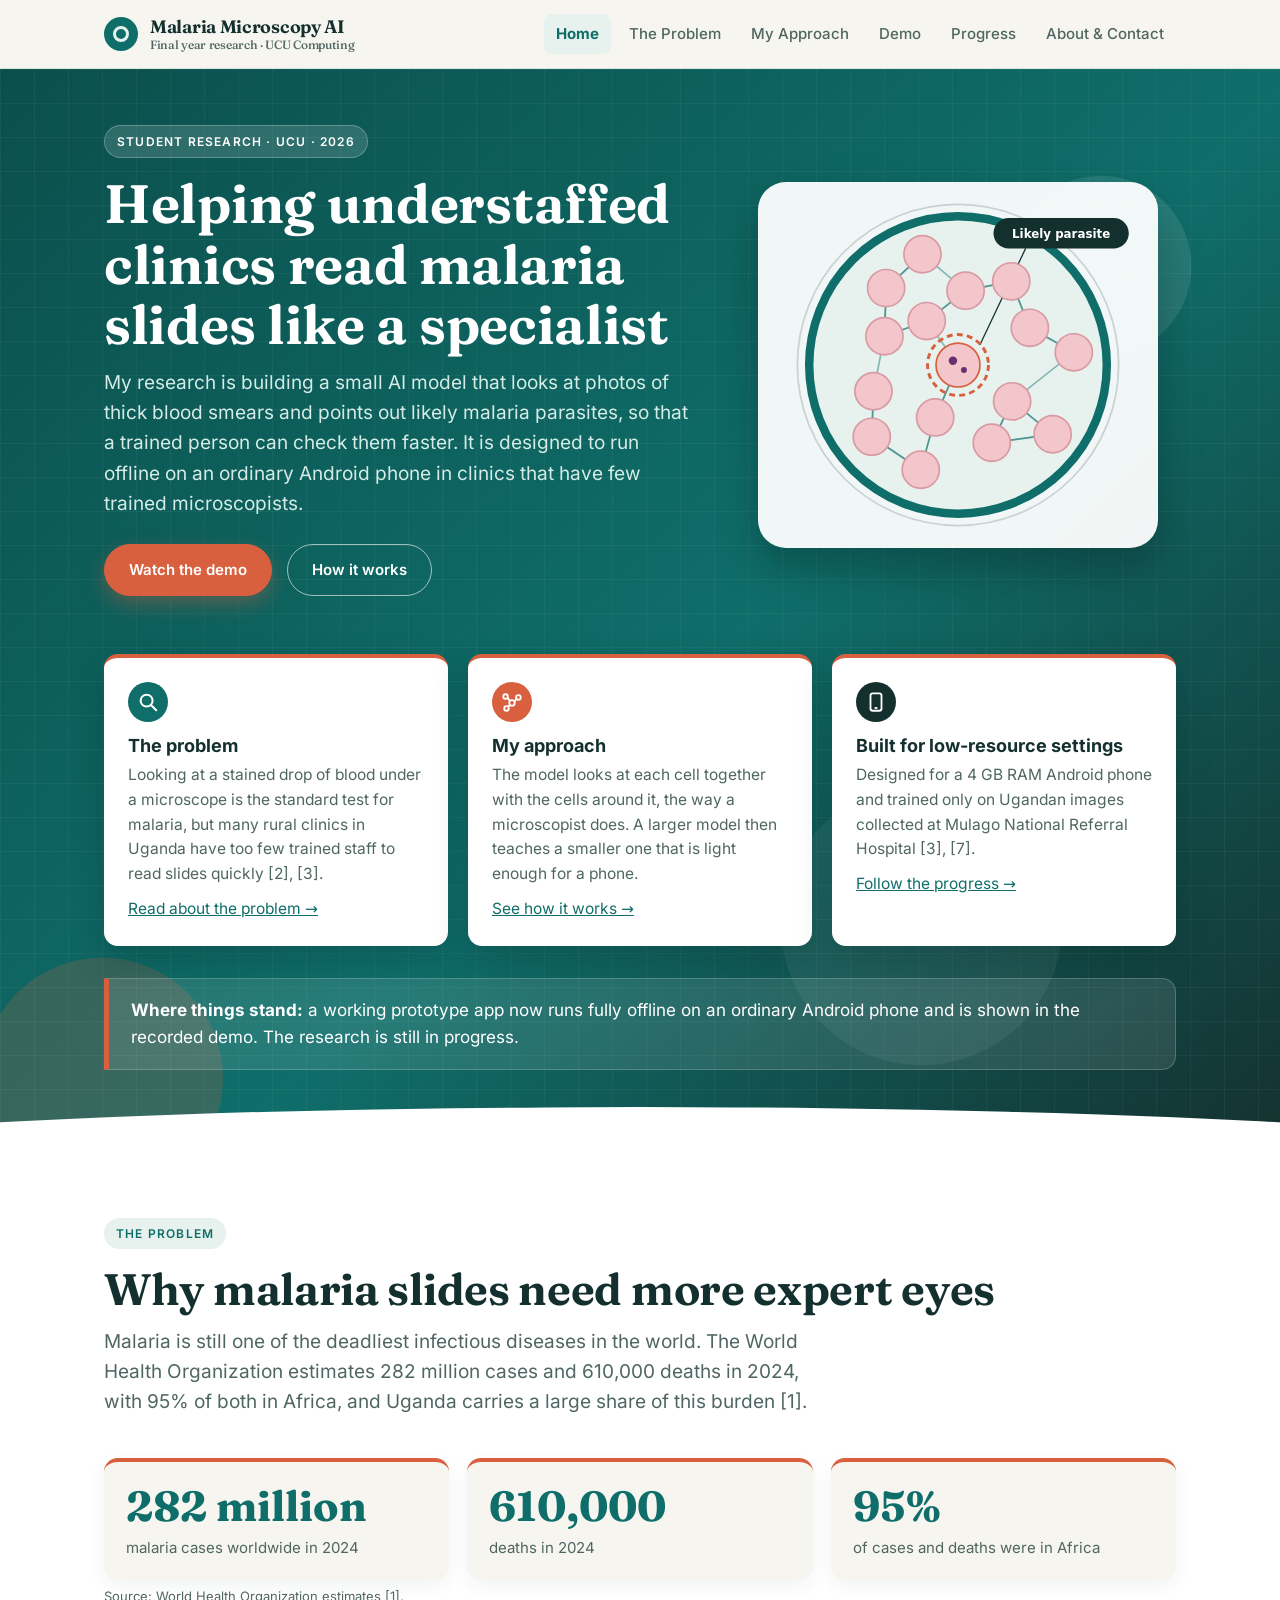
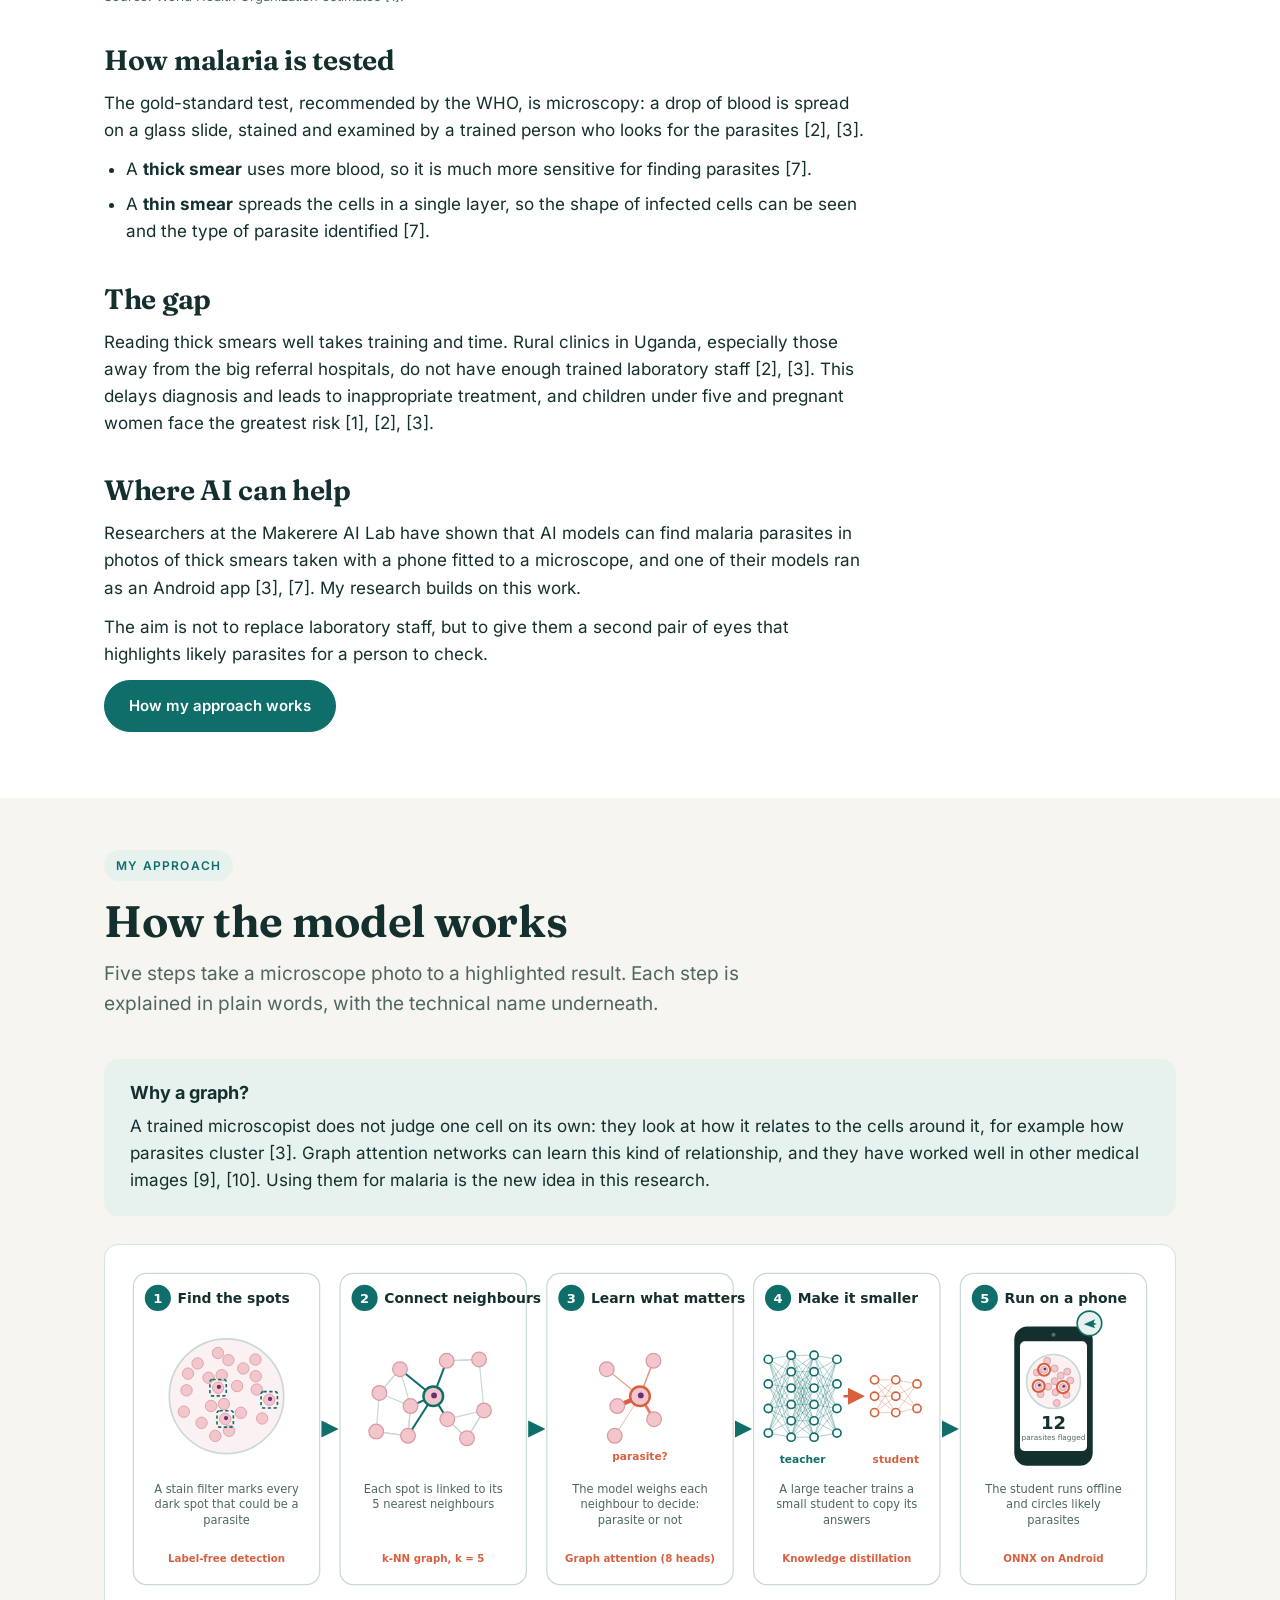
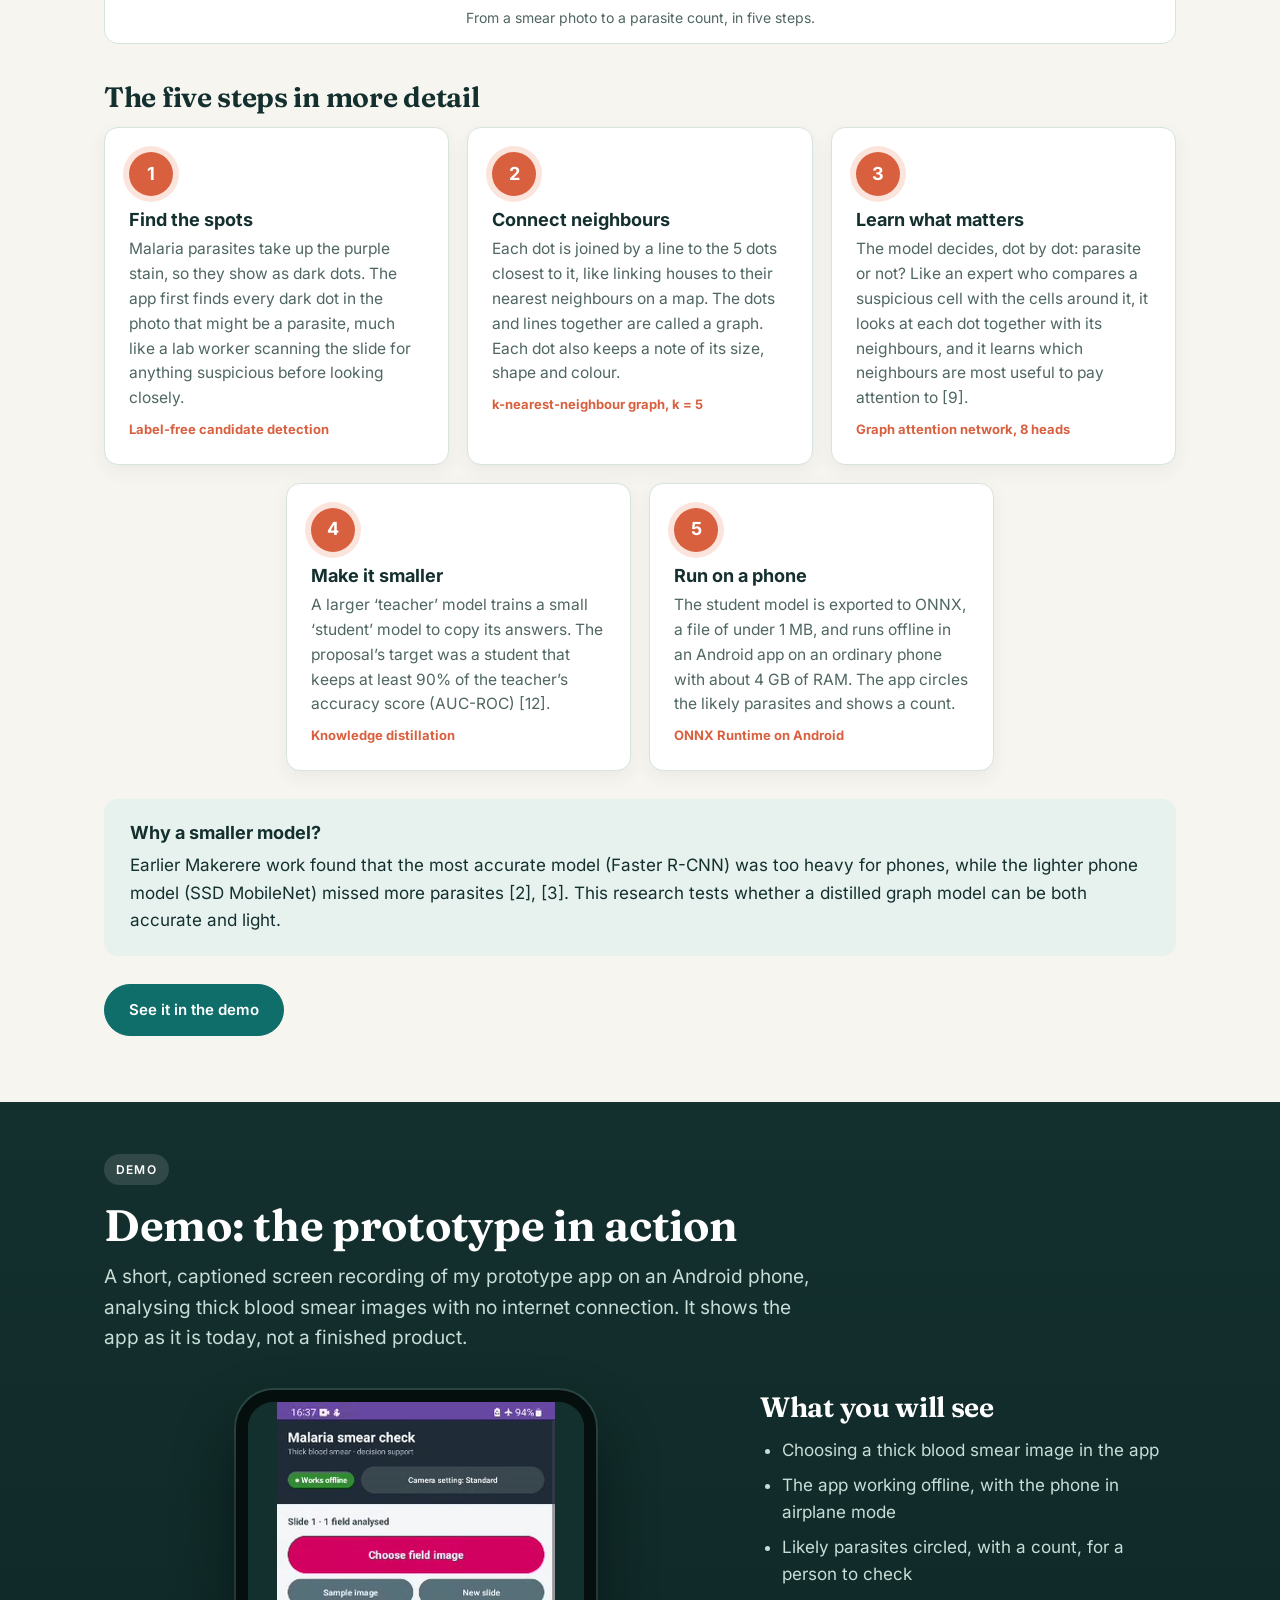
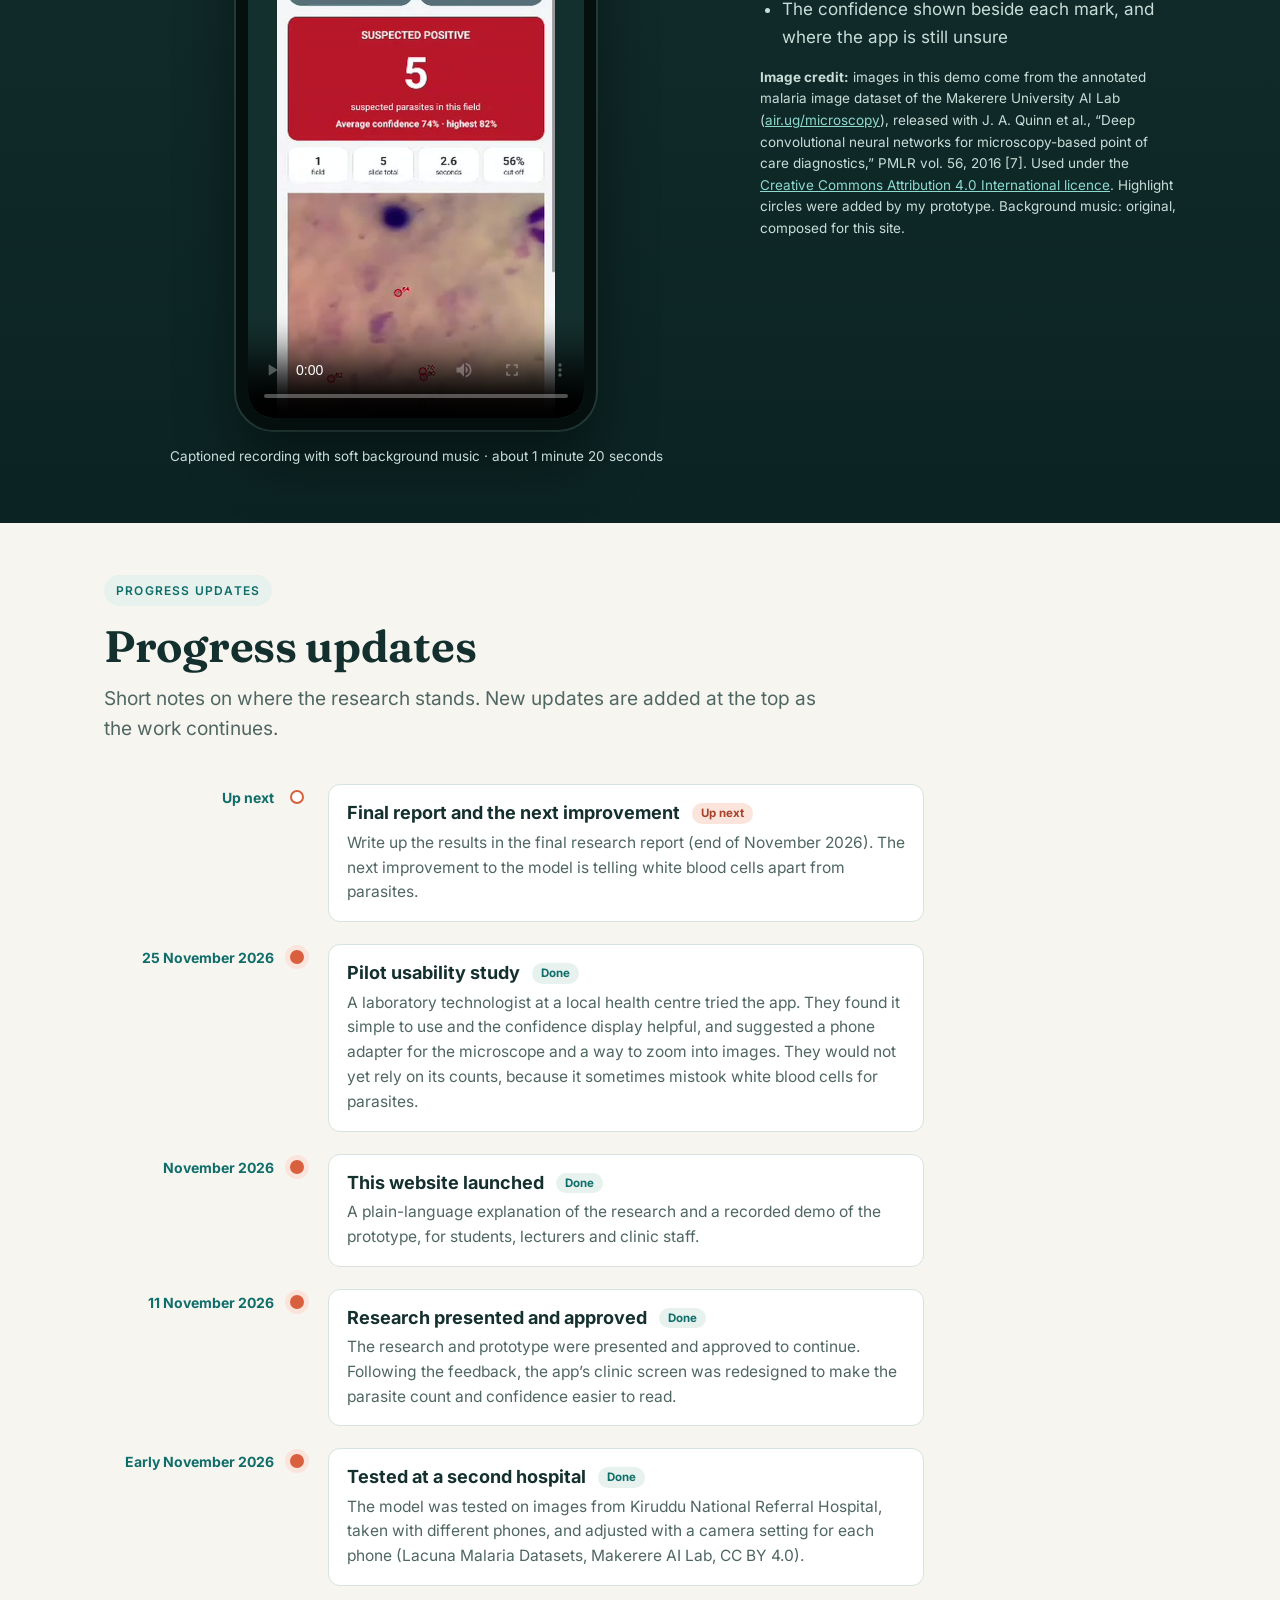
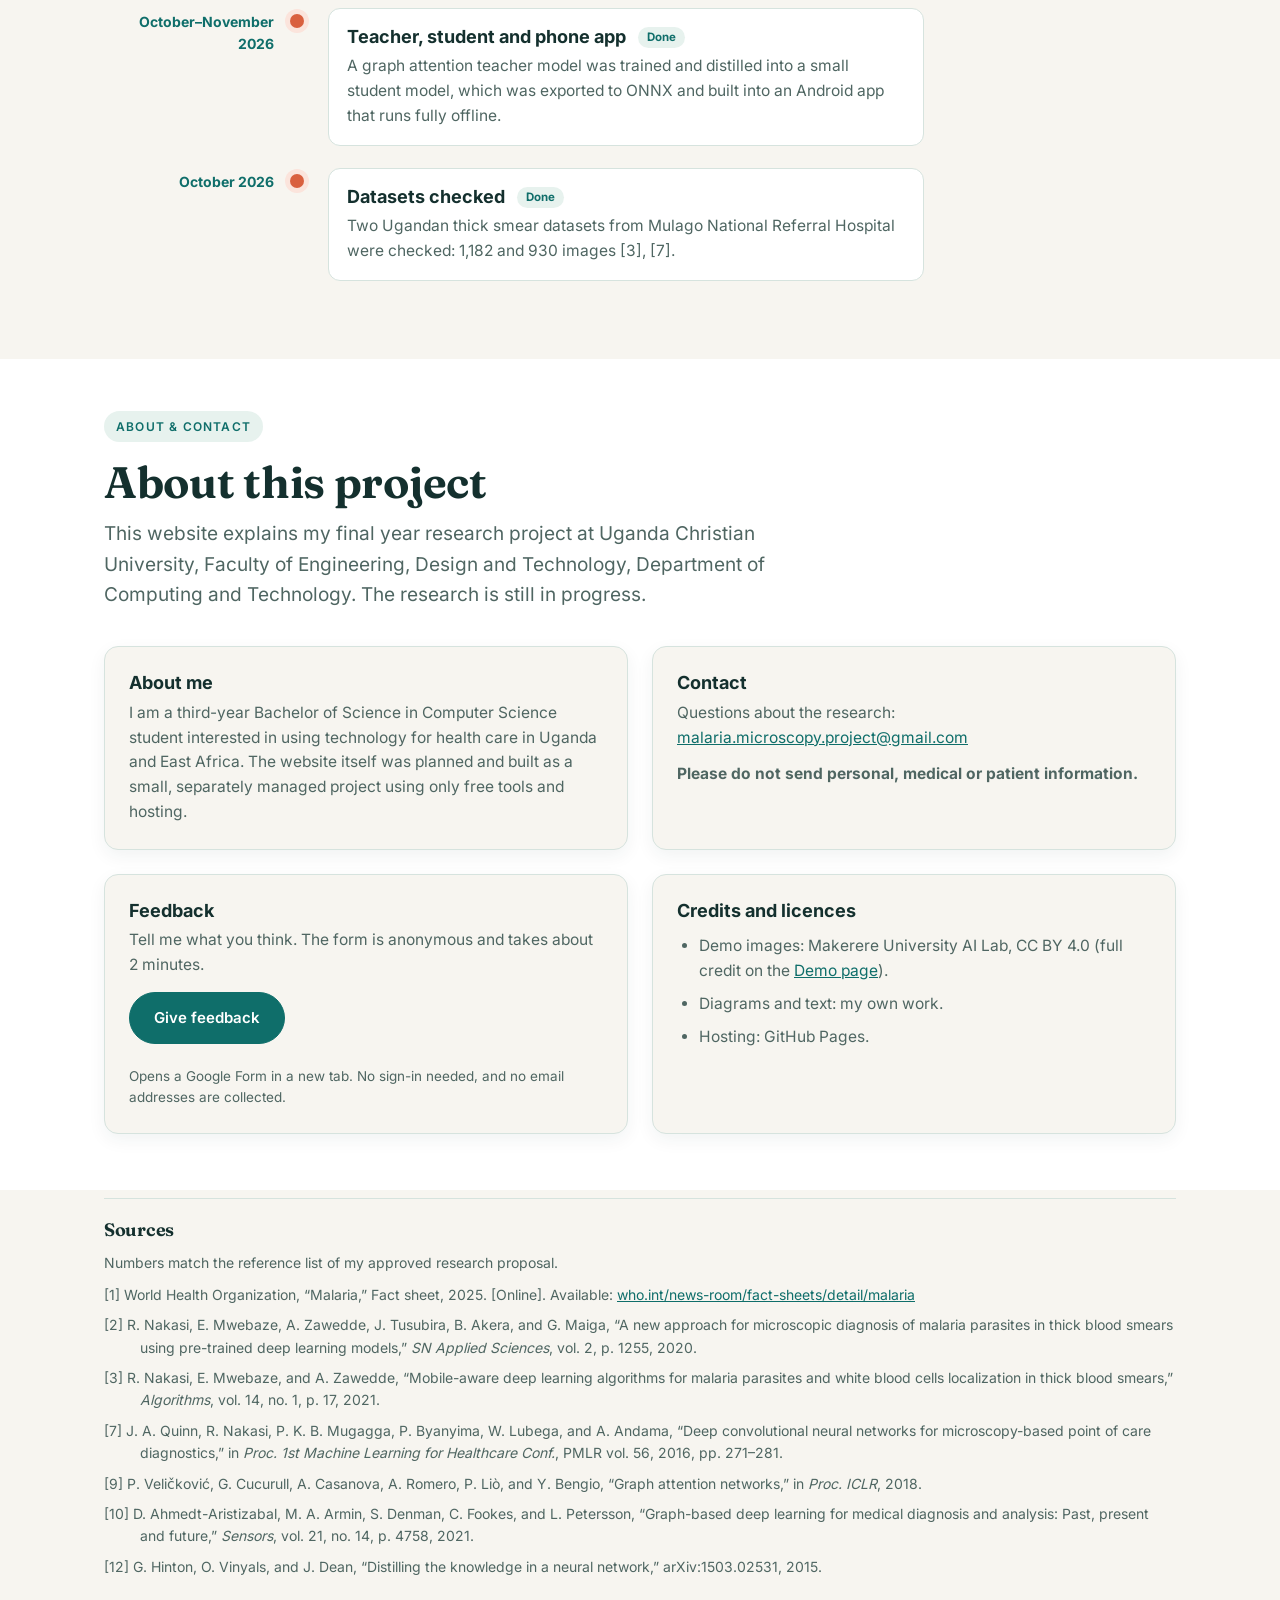
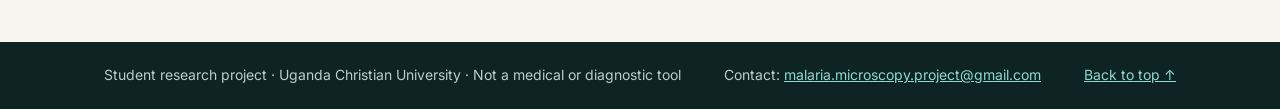
<file: index.html>
<!DOCTYPE html>
<html lang="en">
<head>
  <meta charset="utf-8">
  <meta name="viewport" content="width=device-width, initial-scale=1">
  <title>Malaria Microscopy AI · Final year research</title>
  <meta name="description" content="A plain-language guide to final year research on an AI model that helps read malaria blood smears in understaffed Ugandan clinics, with a recorded demo of the offline phone app.">
  <link rel="stylesheet" href="style.css">
  <script src="script.js" defer></script>
</head>
<body>
  <a class="skip" href="#main">Skip to content</a>
  <header class="site-header">
    <div class="wrap">
      <a class="logo" href="#home"><span class="mark" aria-hidden="true"></span>
        <span>Malaria Microscopy AI<small>Final year research · UCU Computing</small></span></a>
      <button class="menu-btn" aria-expanded="false" aria-controls="site-nav">Menu</button>
      <nav class="nav" id="site-nav" aria-label="Main">
        <ul>
          <li><a href="#home">Home</a></li>
          <li><a href="#problem">The Problem</a></li>
          <li><a href="#approach">My Approach</a></li>
          <li><a href="#demo">Demo</a></li>
          <li><a href="#progress">Progress</a></li>
          <li><a href="#about">About &amp; Contact</a></li>
        </ul>
      </nav>
    </div>
  </header>

  <main id="main">
    <section id="home" class="section">
      <div class="wrap">
      <section class="hero">
        <div>
          <span class="tag">Student research · UCU · 2026</span>
          <h1>Helping understaffed clinics read malaria slides like a specialist</h1>
          <p class="lead">My research is building a small AI model that looks at photos of thick blood smears and points out likely malaria parasites, so that a trained person can check them faster. It is designed to run offline on an ordinary Android phone in clinics that have few trained microscopists.</p>
          <p style="margin-top:24px">
            <a class="btn btn-primary" href="#demo">Watch the demo</a>
            <a class="btn btn-secondary" href="#approach">How it works</a>
          </p>
        </div>
        <div class="hero-art">
          <img src="images/hero.svg" alt="Illustration: blood cells on a slide linked into a graph, with one likely parasite circled" width="440" height="400">
        </div>
      </section>

      <div class="cards">
        <div class="card"><div class="icon" aria-hidden="true"><svg width="22" height="22" viewBox="0 0 24 24" fill="none" stroke="currentColor" stroke-width="2.2" stroke-linecap="round"><circle cx="10.5" cy="10.5" r="6.5"/><path d="M15.5 15.5 21 21"/></svg></div><h3>The problem</h3>
          <p>Looking at a stained drop of blood under a microscope is the standard test for malaria, but many rural clinics in Uganda have too few trained staff to read slides quickly [2], [3].</p>
          <p style="margin-top:10px"><a href="#problem">Read about the problem →</a></p></div>
        <div class="card"><div class="icon" aria-hidden="true"><svg width="22" height="22" viewBox="0 0 24 24" fill="none" stroke="currentColor" stroke-width="2"><circle cx="5" cy="6" r="2.5"/><circle cx="19" cy="7" r="2.5"/><circle cx="12" cy="13" r="3"/><circle cx="6" cy="19" r="2.5"/><path d="M7 7.5 10 11M17 8.5 14.5 11.5M10 15 7.5 17.5"/></svg></div><h3>My approach</h3>
          <p>The model looks at each cell together with the cells around it, the way a microscopist does. A larger model then teaches a smaller one that is light enough for a phone.</p>
          <p style="margin-top:10px"><a href="#approach">See how it works →</a></p></div>
        <div class="card"><div class="icon" aria-hidden="true"><svg width="22" height="22" viewBox="0 0 24 24" fill="none" stroke="currentColor" stroke-width="2"><rect x="6" y="2.5" width="12" height="19" rx="2.5"/><path d="M10.5 18.5h3"/></svg></div><h3>Built for low-resource settings</h3>
          <p>Designed for a 4 GB RAM Android phone and trained only on Ugandan images collected at Mulago National Referral Hospital [3], [7].</p>
          <p style="margin-top:10px"><a href="#progress">Follow the progress →</a></p></div>
      </div>

      <div class="status"><strong>Where things stand:</strong> a working prototype app now runs fully offline on an ordinary Android phone and is shown in the recorded demo. The research is still in progress.</div>

      </div>
    </section>
    <section id="problem" class="section alt">
      <div class="wrap">
      <div class="page-head">
        <span class="tag">The Problem</span>
        <h1>Why malaria slides need more expert eyes</h1>
        <p class="lead">Malaria is still one of the deadliest infectious diseases in the world. The World Health Organization estimates 282 million cases and 610,000 deaths in 2024, with 95% of both in Africa, and Uganda carries a large share of this burden [1].</p>
      </div>
      <div class="stats" aria-label="Malaria in 2024, World Health Organization estimates [1]">
        <div class="stat"><span class="num">282 million</span><span class="lbl">malaria cases worldwide in 2024</span></div>
        <div class="stat"><span class="num">610,000</span><span class="lbl">deaths in 2024</span></div>
        <div class="stat"><span class="num">95%</span><span class="lbl">of cases and deaths were in Africa</span></div>
      </div>
      <p class="stat-src">Source: World Health Organization estimates [1].</p>
      <div class="prose">
        <h2>How malaria is tested</h2>
        <p>The gold-standard test, recommended by the WHO, is microscopy: a drop of blood is spread on a glass slide, stained and examined by a trained person who looks for the parasites [2], [3].</p>
        <ul>
          <li>A <strong>thick smear</strong> uses more blood, so it is much more sensitive for finding parasites [7].</li>
          <li>A <strong>thin smear</strong> spreads the cells in a single layer, so the shape of infected cells can be seen and the type of parasite identified [7].</li>
        </ul>
        <h2>The gap</h2>
        <p>Reading thick smears well takes training and time. Rural clinics in Uganda, especially those away from the big referral hospitals, do not have enough trained laboratory staff [2], [3]. This delays diagnosis and leads to inappropriate treatment, and children under five and pregnant women face the greatest risk [1], [2], [3].</p>
        <h2>Where AI can help</h2>
        <p>Researchers at the Makerere AI Lab have shown that AI models can find malaria parasites in photos of thick smears taken with a phone fitted to a microscope, and one of their models ran as an Android app [3], [7]. My research builds on this work.</p>
        <p>The aim is not to replace laboratory staff, but to give them a second pair of eyes that highlights likely parasites for a person to check.</p>
        <p><a class="btn btn-primary" href="#approach">How my approach works</a></p>
      </div>
      </div>
    </section>
    <section id="approach" class="section">
      <div class="wrap">
      <div class="page-head">
        <span class="tag">My Approach</span>
        <h1>How the model works</h1>
        <p class="lead">Five steps take a microscope photo to a highlighted result. Each step is explained in plain words, with the technical name underneath.</p>
      </div>
      <div class="box">
        <h3>Why a graph?</h3>
        <p>A trained microscopist does not judge one cell on its own: they look at how it relates to the cells around it, for example how parasites cluster [3]. Graph attention networks can learn this kind of relationship, and they have worked well in other medical images [9], [10]. Using them for malaria is the new idea in this research.</p>
      </div>
      <figure class="figure">
        <picture>
          <source media="(max-width: 760px)" srcset="images/pipeline-tall.svg">
          <img src="images/pipeline-wide.svg" alt="Five steps: find the spots, connect neighbours, learn what matters, make it smaller, run on a phone" width="1280" height="420">
        </picture>
        <figcaption>From a smear photo to a parasite count, in five steps.</figcaption>
      </figure>
      <h2>The five steps in more detail</h2>
      <div class="steps-text">
        <div class="card"><div class="icon" aria-hidden="true">1</div><h3>Find the spots</h3><p>Malaria parasites take up the purple stain, so they show as dark dots. The app first finds every dark dot in the photo that might be a parasite, much like a lab worker scanning the slide for anything suspicious before looking closely.</p><span class="tech">Label-free candidate detection</span></div>
        <div class="card"><div class="icon" aria-hidden="true">2</div><h3>Connect neighbours</h3><p>Each dot is joined by a line to the 5 dots closest to it, like linking houses to their nearest neighbours on a map. The dots and lines together are called a graph. Each dot also keeps a note of its size, shape and colour.</p><span class="tech">k-nearest-neighbour graph, k = 5</span></div>
        <div class="card"><div class="icon" aria-hidden="true">3</div><h3>Learn what matters</h3><p>The model decides, dot by dot: parasite or not? Like an expert who compares a suspicious cell with the cells around it, it looks at each dot together with its neighbours, and it learns which neighbours are most useful to pay attention to [9].</p><span class="tech">Graph attention network, 8 heads</span></div>
        <div class="card"><div class="icon" aria-hidden="true">4</div><h3>Make it smaller</h3><p>A larger ‘teacher’ model trains a small ‘student’ model to copy its answers. The proposal’s target was a student that keeps at least 90% of the teacher’s accuracy score (AUC-ROC) [12].</p><span class="tech">Knowledge distillation</span></div>
        <div class="card"><div class="icon" aria-hidden="true">5</div><h3>Run on a phone</h3><p>The student model is exported to ONNX, a file of under 1 MB, and runs offline in an Android app on an ordinary phone with about 4 GB of RAM. The app circles the likely parasites and shows a count.</p><span class="tech">ONNX Runtime on Android</span></div>
      </div>
      <div class="box">
        <h3>Why a smaller model?</h3>
        <p>Earlier Makerere work found that the most accurate model (Faster R-CNN) was too heavy for phones, while the lighter phone model (SSD MobileNet) missed more parasites [2], [3]. This research tests whether a distilled graph model can be both accurate and light.</p>
      </div>
      <p><a class="btn btn-primary" href="#demo">See it in the demo</a></p>
      </div>
    </section>
    <section id="demo" class="section alt">
      <div class="wrap">
      <div class="page-head">
        <span class="tag">Demo</span>
        <h1>Demo: the prototype in action</h1>
        <p class="lead">A short, captioned screen recording of my prototype app on an Android phone, analysing thick blood smear images with no internet connection. It shows the app as it is today, not a finished product.</p>
      </div>
      <div class="demo">
        <div>
          <div class="video" style="max-width:360px">
            <video controls preload="metadata" poster="images/demo-poster.jpg" playsinline>
              <source src="video/demo.mp4" type="video/mp4">
              Your browser can't play this video. <a href="video/demo.mp4">Download it instead</a>.
            </video>
          </div>
          <p class="credit" style="text-align:center">Captioned recording with soft background music · about 1 minute 20 seconds</p>
        </div>
        <div>
          <h2 style="margin-top:0">What you will see</h2>
          <div class="prose"><ul>
            <li>Choosing a thick blood smear image in the app</li>
            <li>The app working offline, with the phone in airplane mode</li>
            <li>Likely parasites circled, with a count, for a person to check</li>
            <li>The confidence shown beside each mark, and where the app is still unsure</li>
          </ul></div>
          <p class="credit"><strong>Image credit:</strong> images in this demo come from the annotated malaria image dataset of the Makerere University AI Lab (<a href="https://air.ug/microscopy/">air.ug/microscopy</a>), released with J. A. Quinn et al., “Deep convolutional neural networks for microscopy-based point of care diagnostics,” PMLR vol. 56, 2016 [7]. Used under the <a href="https://creativecommons.org/licenses/by/4.0/">Creative Commons Attribution 4.0 International licence</a>. Highlight circles were added by my prototype. Background music: original, composed for this site.</p>
        </div>
      </div>
      </div>
    </section>
    <section id="progress" class="section">
      <div class="wrap">
      <div class="page-head">
        <span class="tag">Progress Updates</span>
        <h1>Progress updates</h1>
        <p class="lead">Short notes on where the research stands. New updates are added at the top as the work continues.</p>
      </div>
      <ol class="timeline">
        <li class="next"><span class="when">Up next</span><span class="dot" aria-hidden="true"></span>
          <div class="body"><h3>Final report and the next improvement <span class="pill pill-next">Up next</span></h3><p>Write up the results in the final research report (end of November 2026). The next improvement to the model is telling white blood cells apart from parasites.</p></div></li>
        <li class=""><span class="when">25 November 2026</span><span class="dot" aria-hidden="true"></span>
          <div class="body"><h3>Pilot usability study <span class="pill pill-done">Done</span></h3><p>A laboratory technologist at a local health centre tried the app. They found it simple to use and the confidence display helpful, and suggested a phone adapter for the microscope and a way to zoom into images. They would not yet rely on its counts, because it sometimes mistook white blood cells for parasites.</p></div></li>
        <li class=""><span class="when">November 2026</span><span class="dot" aria-hidden="true"></span>
          <div class="body"><h3>This website launched <span class="pill pill-done">Done</span></h3><p>A plain-language explanation of the research and a recorded demo of the prototype, for students, lecturers and clinic staff.</p></div></li>
        <li class=""><span class="when">11 November 2026</span><span class="dot" aria-hidden="true"></span>
          <div class="body"><h3>Research presented and approved <span class="pill pill-done">Done</span></h3><p>The research and prototype were presented and approved to continue. Following the feedback, the app’s clinic screen was redesigned to make the parasite count and confidence easier to read.</p></div></li>
        <li class=""><span class="when">Early November 2026</span><span class="dot" aria-hidden="true"></span>
          <div class="body"><h3>Tested at a second hospital <span class="pill pill-done">Done</span></h3><p>The model was tested on images from Kiruddu National Referral Hospital, taken with different phones, and adjusted with a camera setting for each phone (Lacuna Malaria Datasets, Makerere AI Lab, CC BY 4.0).</p></div></li>
        <li class=""><span class="when">October–November 2026</span><span class="dot" aria-hidden="true"></span>
          <div class="body"><h3>Teacher, student and phone app <span class="pill pill-done">Done</span></h3><p>A graph attention teacher model was trained and distilled into a small student model, which was exported to ONNX and built into an Android app that runs fully offline.</p></div></li>
        <li class=""><span class="when">October 2026</span><span class="dot" aria-hidden="true"></span>
          <div class="body"><h3>Datasets checked <span class="pill pill-done">Done</span></h3><p>Two Ugandan thick smear datasets from Mulago National Referral Hospital were checked: 1,182 and 930 images [3], [7].</p></div></li>
      </ol>
      </div>
    </section>
    <section id="about" class="section alt">
      <div class="wrap">
      <div class="page-head">
        <span class="tag">About &amp; Contact</span>
        <h1>About this project</h1>
        <p class="lead">This website explains my final year research project at Uganda Christian University, Faculty of Engineering, Design and Technology, Department of Computing and Technology. The research is still in progress.</p>
      </div>
      <div class="contact">
        <div class="card">
          <h3>About me</h3>
          <p>I am a third-year Bachelor of Science in Computer Science student interested in using technology for health care in Uganda and East Africa. The website itself was planned and built as a small, separately managed project using only free tools and hosting.</p>
        </div>
        <div class="card">
          <h3>Contact</h3>
          <p>Questions about the research: <a href="mailto:malaria.microscopy.project@gmail.com">malaria.microscopy.project@gmail.com</a></p>
          <p><strong>Please do not send personal, medical or patient information.</strong></p>
        </div>
        <div class="card">
          <h3>Feedback</h3>
          <p>Tell me what you think. The form is anonymous and takes about 2 minutes.</p>
          <p style="margin-top:14px"><a class="btn btn-primary" href="https://forms.gle/uasCdXGxyYPGQbs58" target="_blank" rel="noopener">Give feedback</a></p>
          <p style="font-size:13.5px">Opens a Google Form in a new tab. No sign-in needed, and no email addresses are collected.</p>
        </div>
        <div class="card">
          <h3>Credits and licences</h3>
          <div class="prose"><ul style="font-size:15.5px;color:var(--muted)">
            <li>Demo images: Makerere University AI Lab, CC BY 4.0 (full credit on the <a href="#demo">Demo page</a>).</li>
            <li>Diagrams and text: my own work.</li>
            <li>Hosting: GitHub Pages.</li>
          </ul></div>
        </div>
      </div>

      </div>
    </section>
    <section id="sources" class="section">
      <div class="wrap">
        <div class="sources" style="margin-top:0">
          <h2>Sources</h2>
          <p style="font-size:14px;color:var(--muted);margin-bottom:10px">Numbers match the reference list of my approved research proposal.</p>
          <ol>
            <li>[1] World Health Organization, “Malaria,” Fact sheet, 2025. [Online]. Available: <a href="https://www.who.int/news-room/fact-sheets/detail/malaria">who.int/news-room/fact-sheets/detail/malaria</a></li>
            <li>[2] R. Nakasi, E. Mwebaze, A. Zawedde, J. Tusubira, B. Akera, and G. Maiga, “A new approach for microscopic diagnosis of malaria parasites in thick blood smears using pre-trained deep learning models,” <i>SN Applied Sciences</i>, vol. 2, p. 1255, 2020.</li>
            <li>[3] R. Nakasi, E. Mwebaze, and A. Zawedde, “Mobile-aware deep learning algorithms for malaria parasites and white blood cells localization in thick blood smears,” <i>Algorithms</i>, vol. 14, no. 1, p. 17, 2021.</li>
            <li>[7] J. A. Quinn, R. Nakasi, P. K. B. Mugagga, P. Byanyima, W. Lubega, and A. Andama, “Deep convolutional neural networks for microscopy-based point of care diagnostics,” in <i>Proc. 1st Machine Learning for Healthcare Conf.</i>, PMLR vol. 56, 2016, pp. 271–281.</li>
            <li>[9] P. Veličković, G. Cucurull, A. Casanova, A. Romero, P. Liò, and Y. Bengio, “Graph attention networks,” in <i>Proc. ICLR</i>, 2018.</li>
            <li>[10] D. Ahmedt-Aristizabal, M. A. Armin, S. Denman, C. Fookes, and L. Petersson, “Graph-based deep learning for medical diagnosis and analysis: Past, present and future,” <i>Sensors</i>, vol. 21, no. 14, p. 4758, 2021.</li>
            <li>[12] G. Hinton, O. Vinyals, and J. Dean, “Distilling the knowledge in a neural network,” arXiv:1503.02531, 2015.</li>
          </ol>
        </div>
      </div>
    </section>
  </main>

  <footer class="site-footer">
    <div class="wrap">
      <span>Student research project · Uganda Christian University · Not a medical or diagnostic tool</span>
      <span>Contact: <a href="mailto:malaria.microscopy.project@gmail.com">malaria.microscopy.project@gmail.com</a></span>
      <a href="#home">Back to top ↑</a>
    </div>
  </footer>
</body>
</html>
</file>
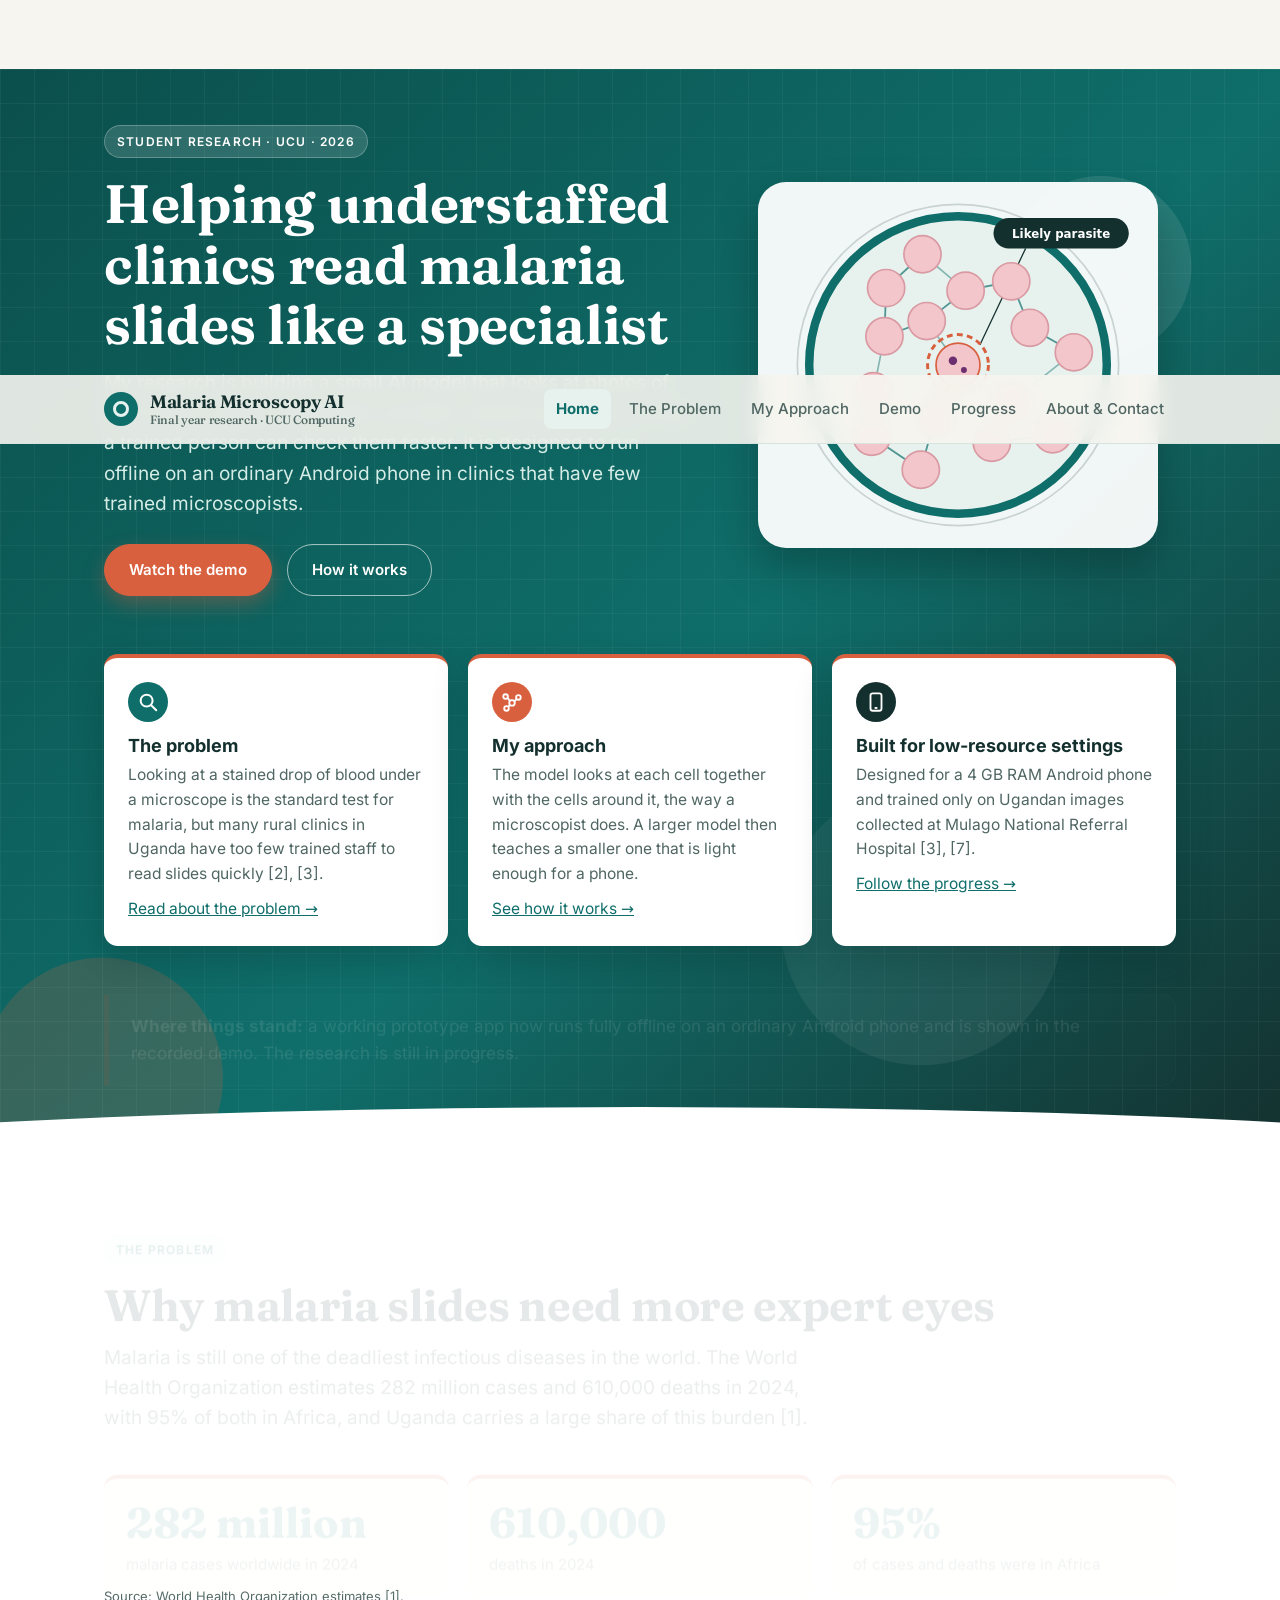
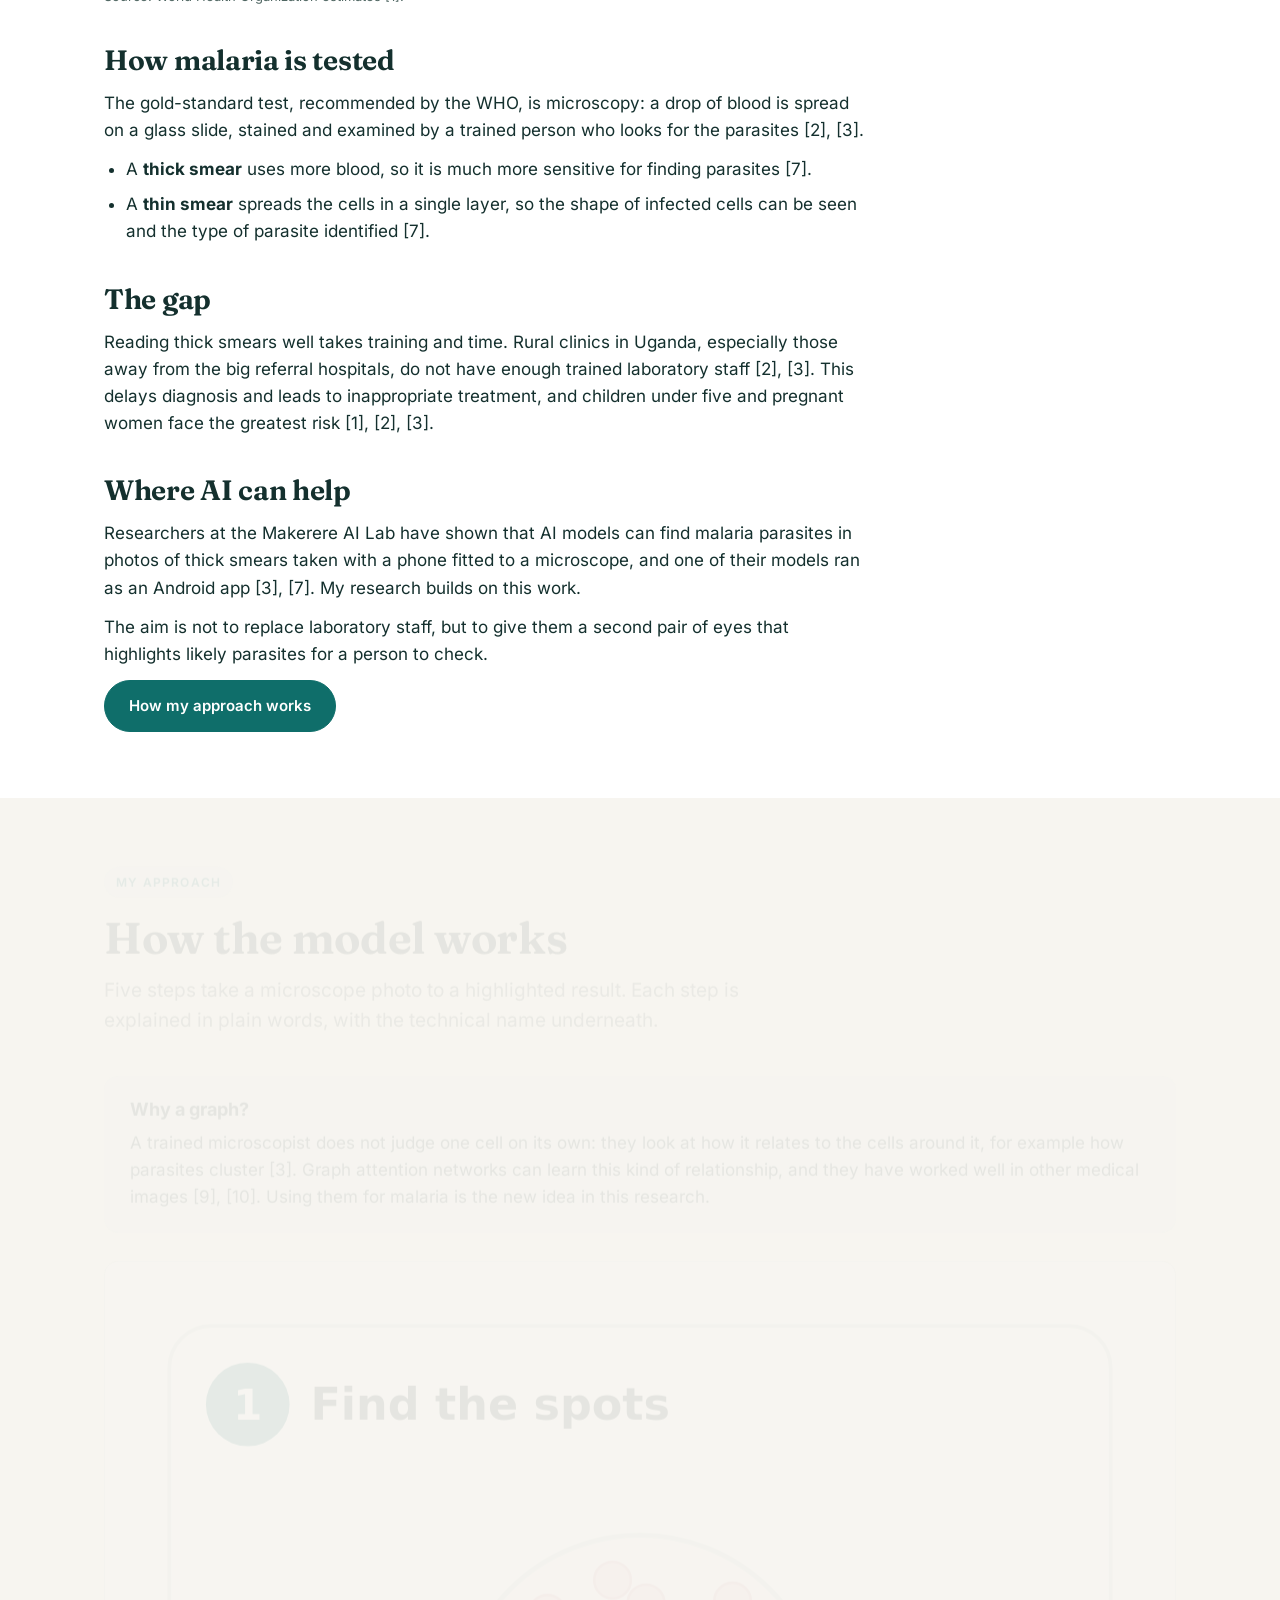
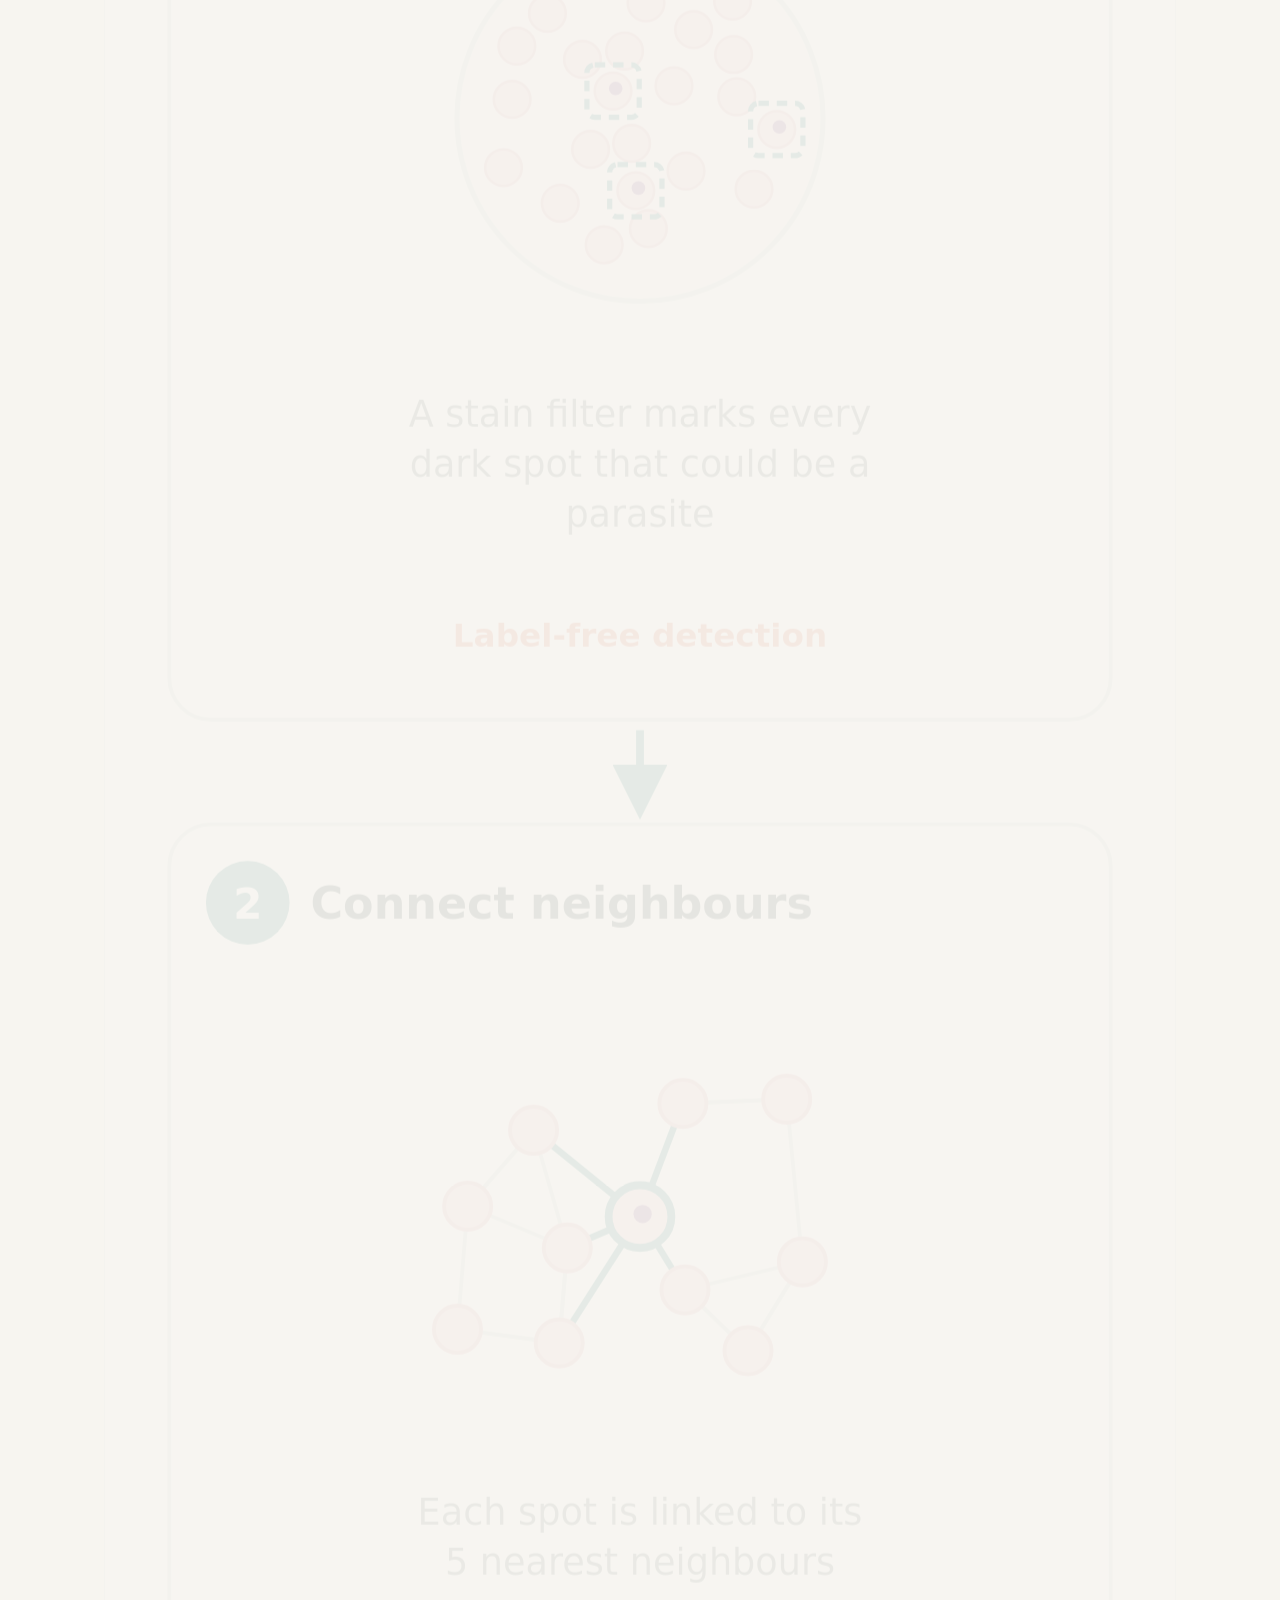
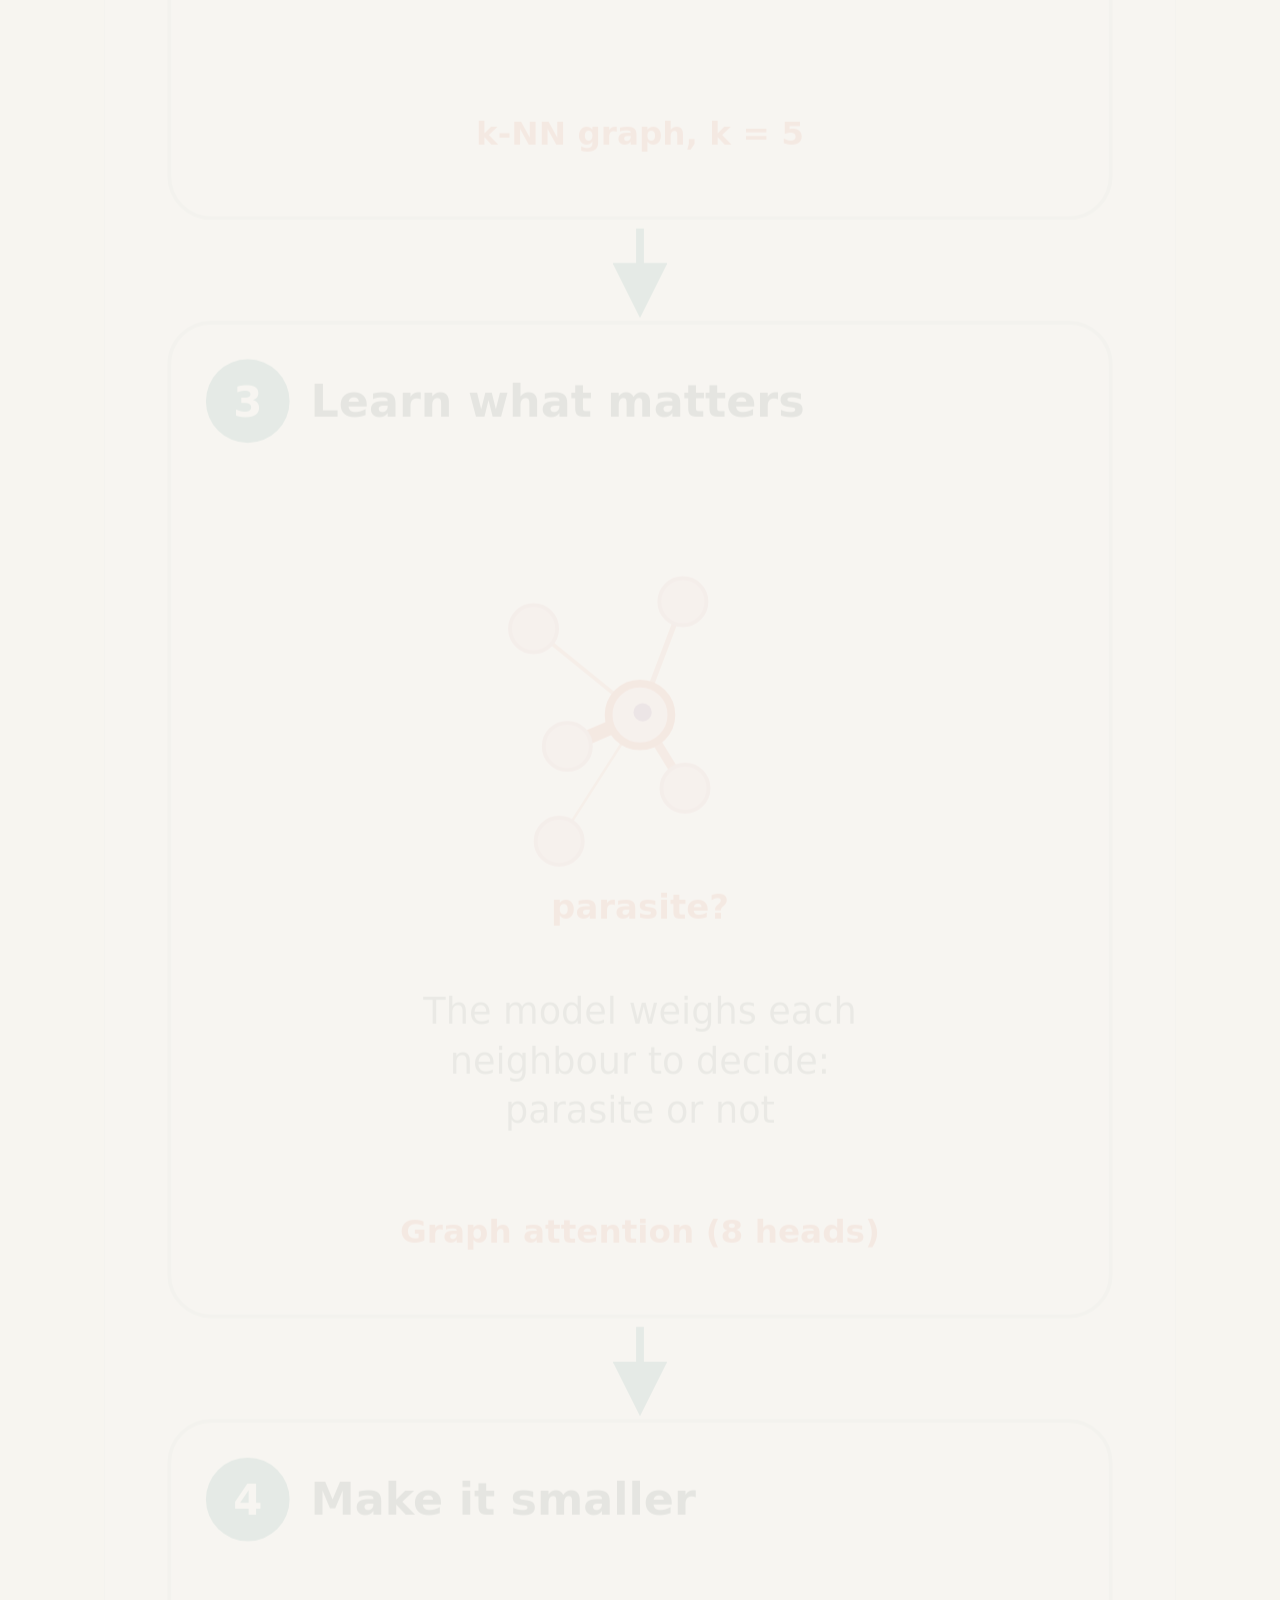
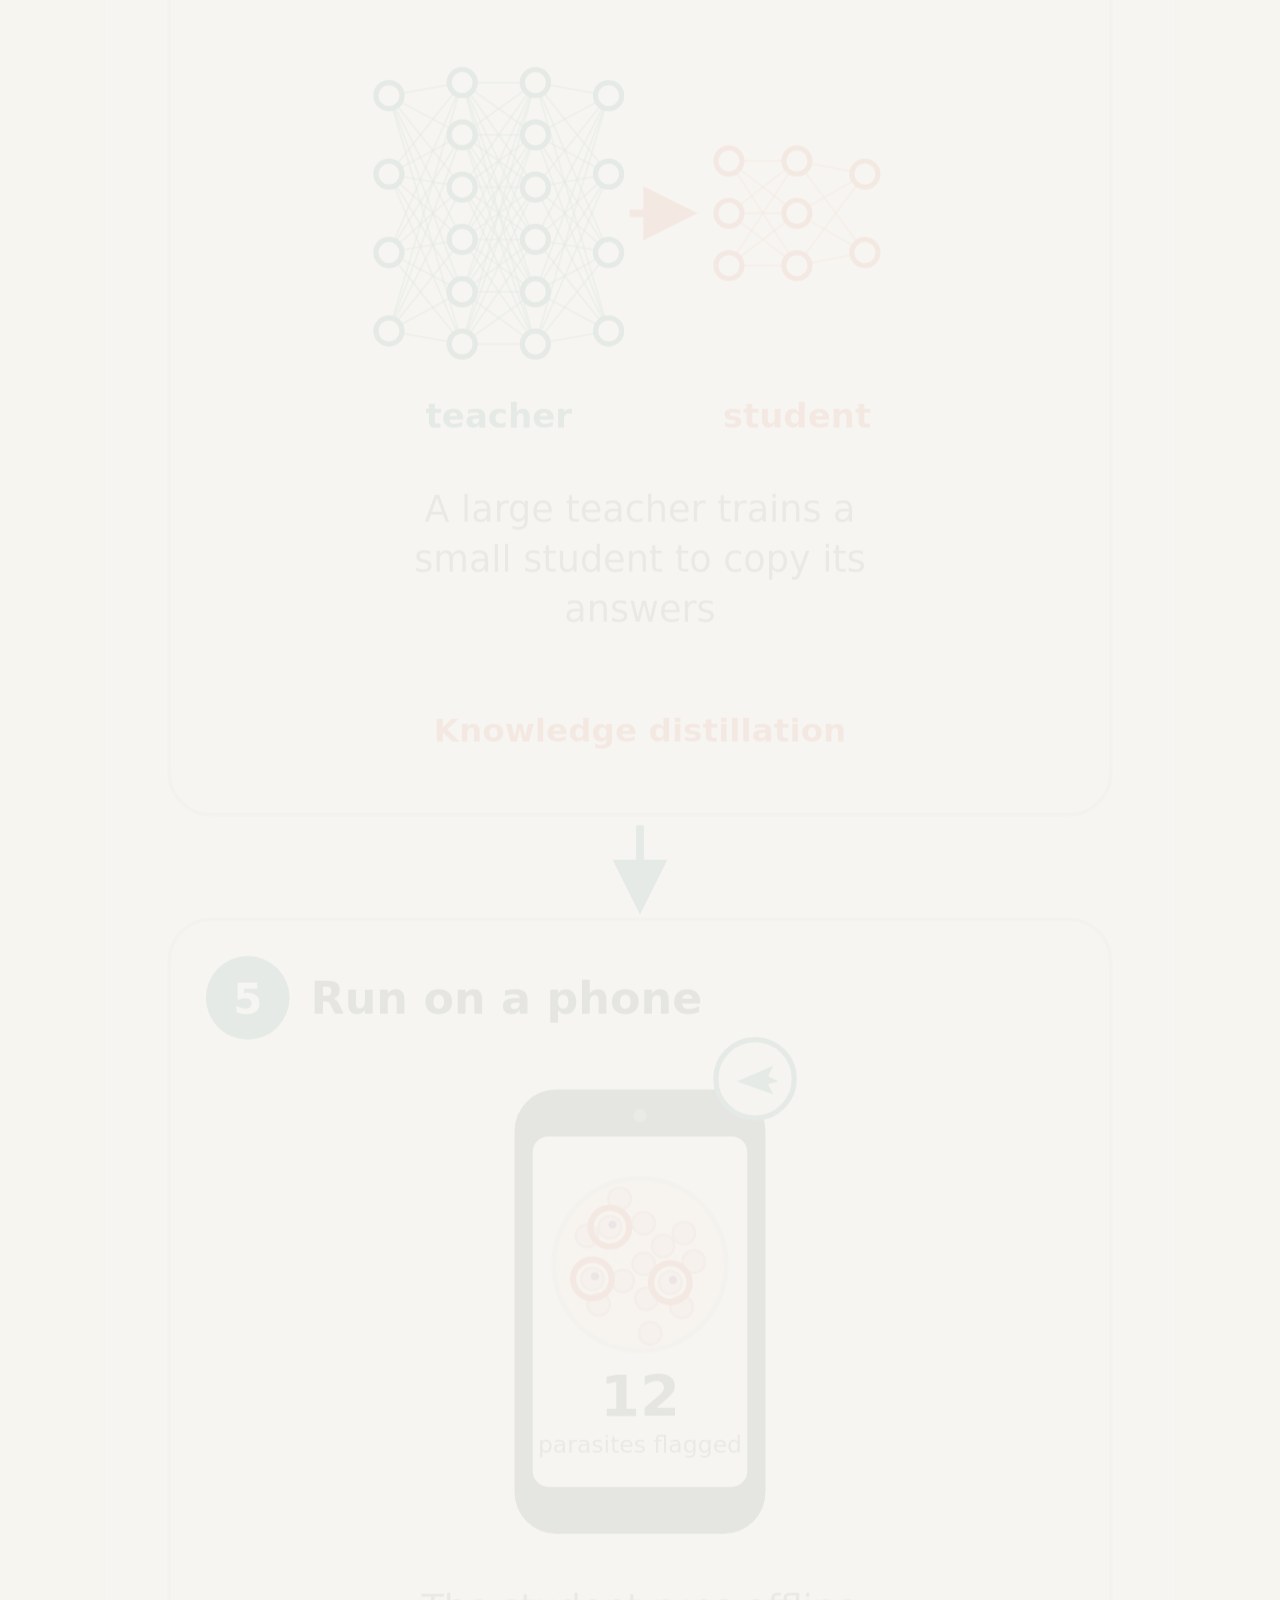
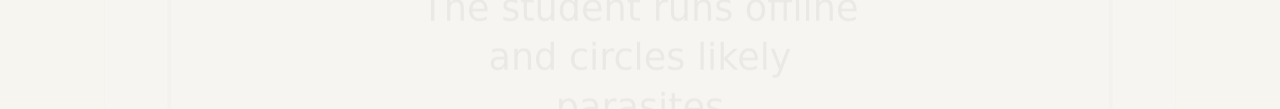
<file: about.html>
<!DOCTYPE html>
<html lang="en"><head><meta charset="utf-8"><title>About and Contact · Malaria Microscopy AI</title>
<meta http-equiv="refresh" content="0; url=index.html#about"><link rel="canonical" href="index.html#about"></head>
<body><p>This page has moved: <a href="index.html#about">About and Contact</a>.</p></body></html>
</file>
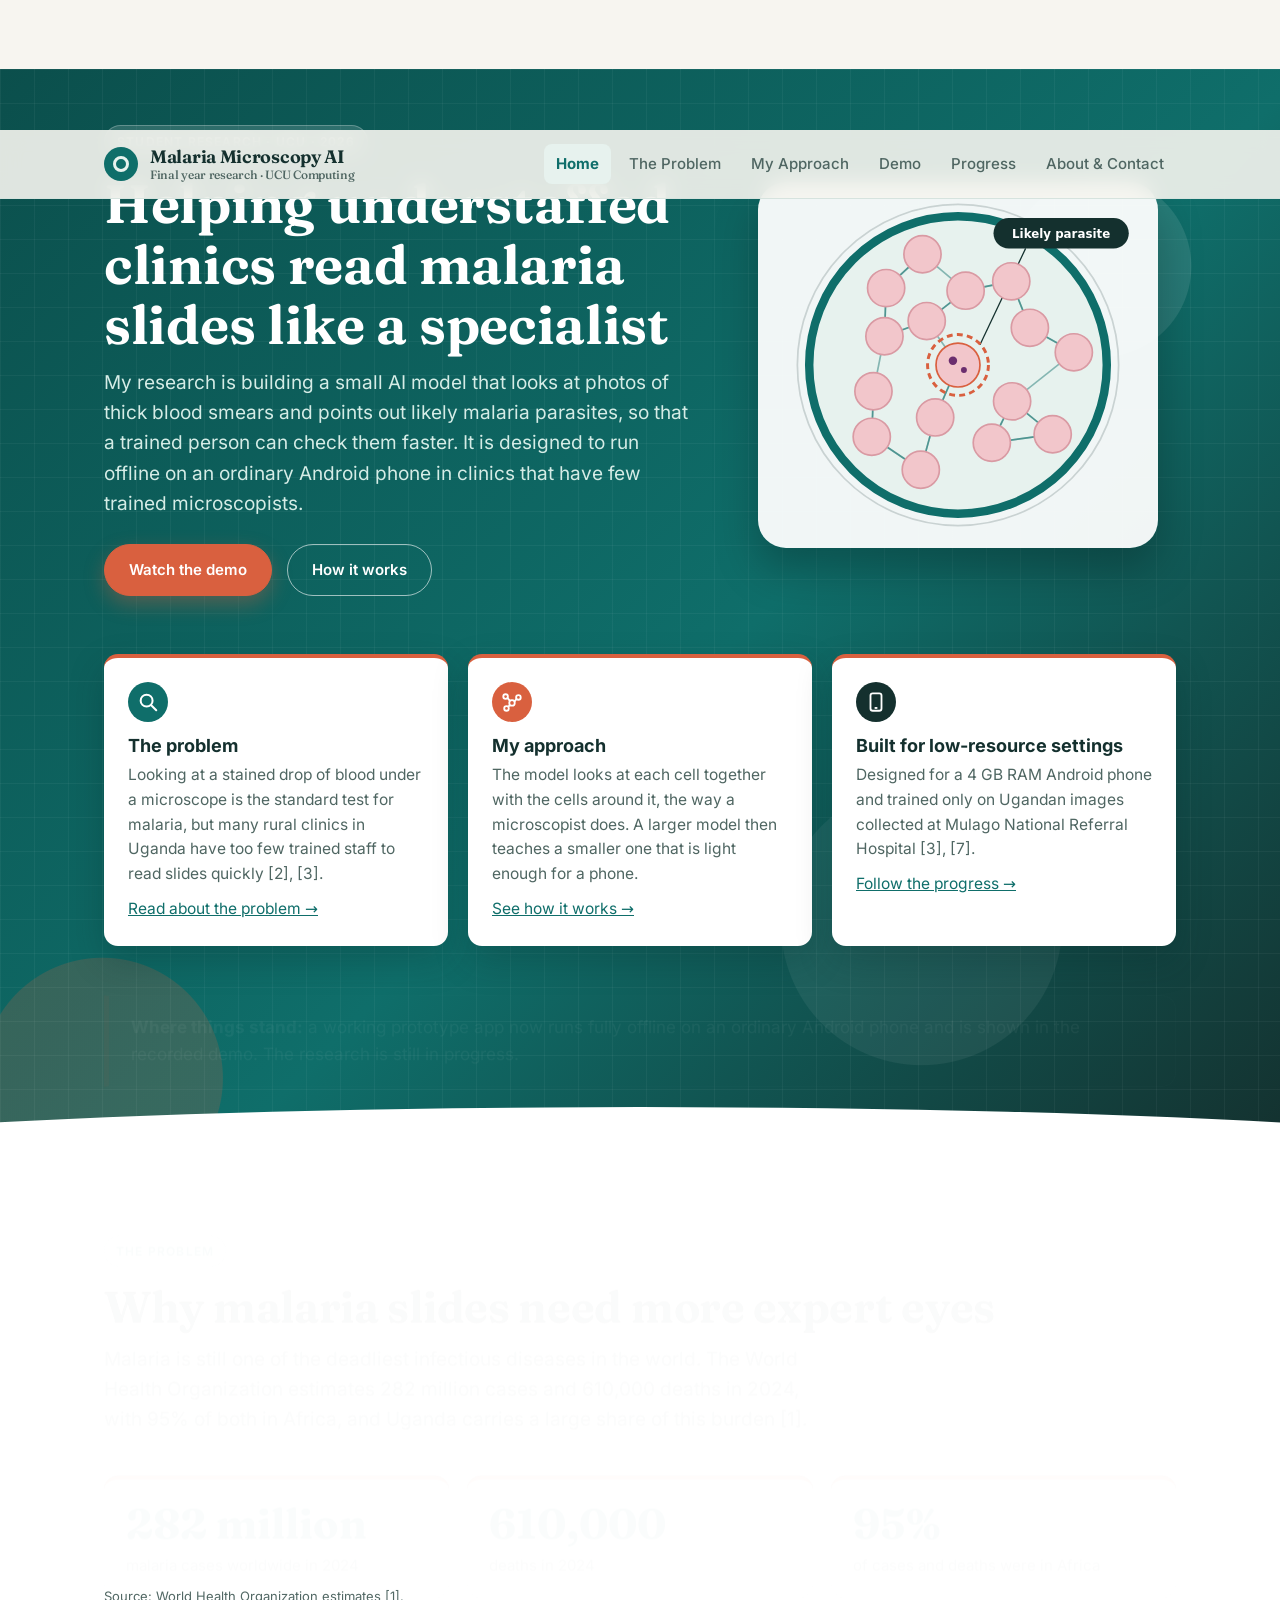
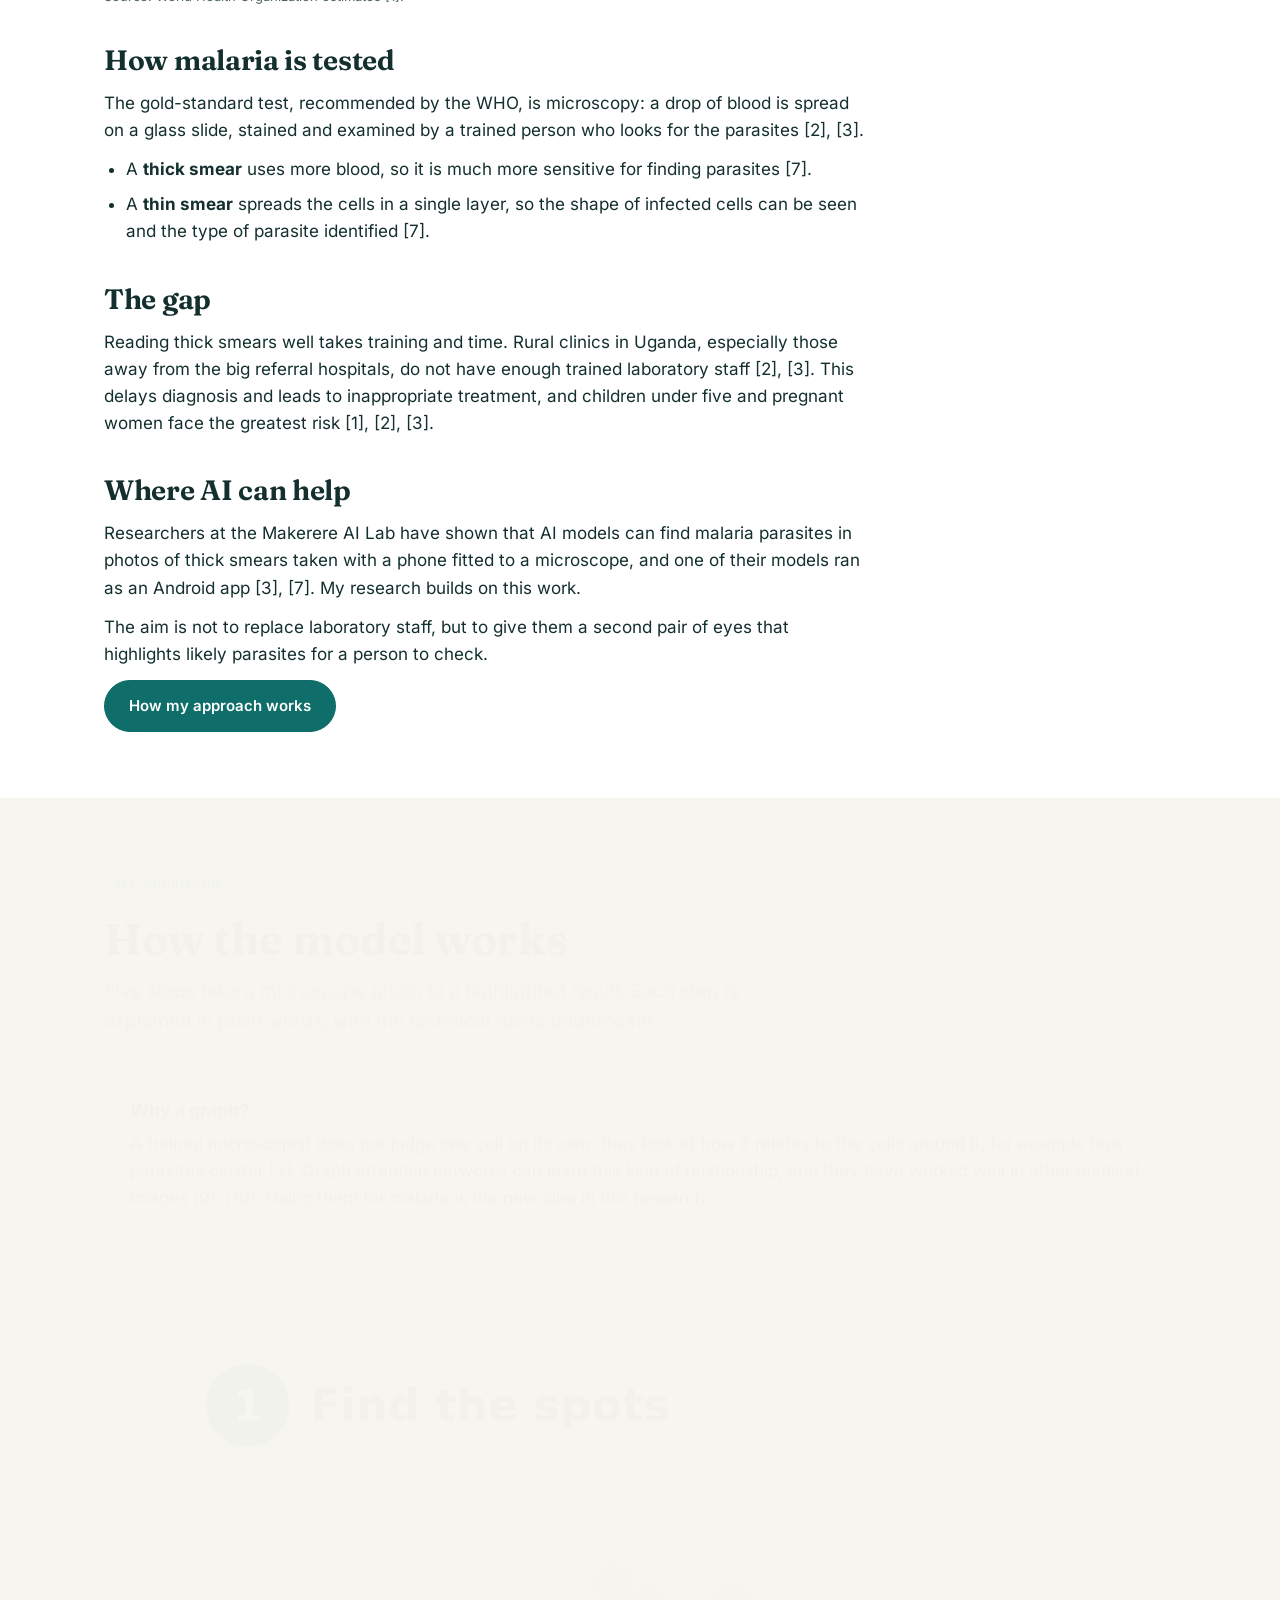
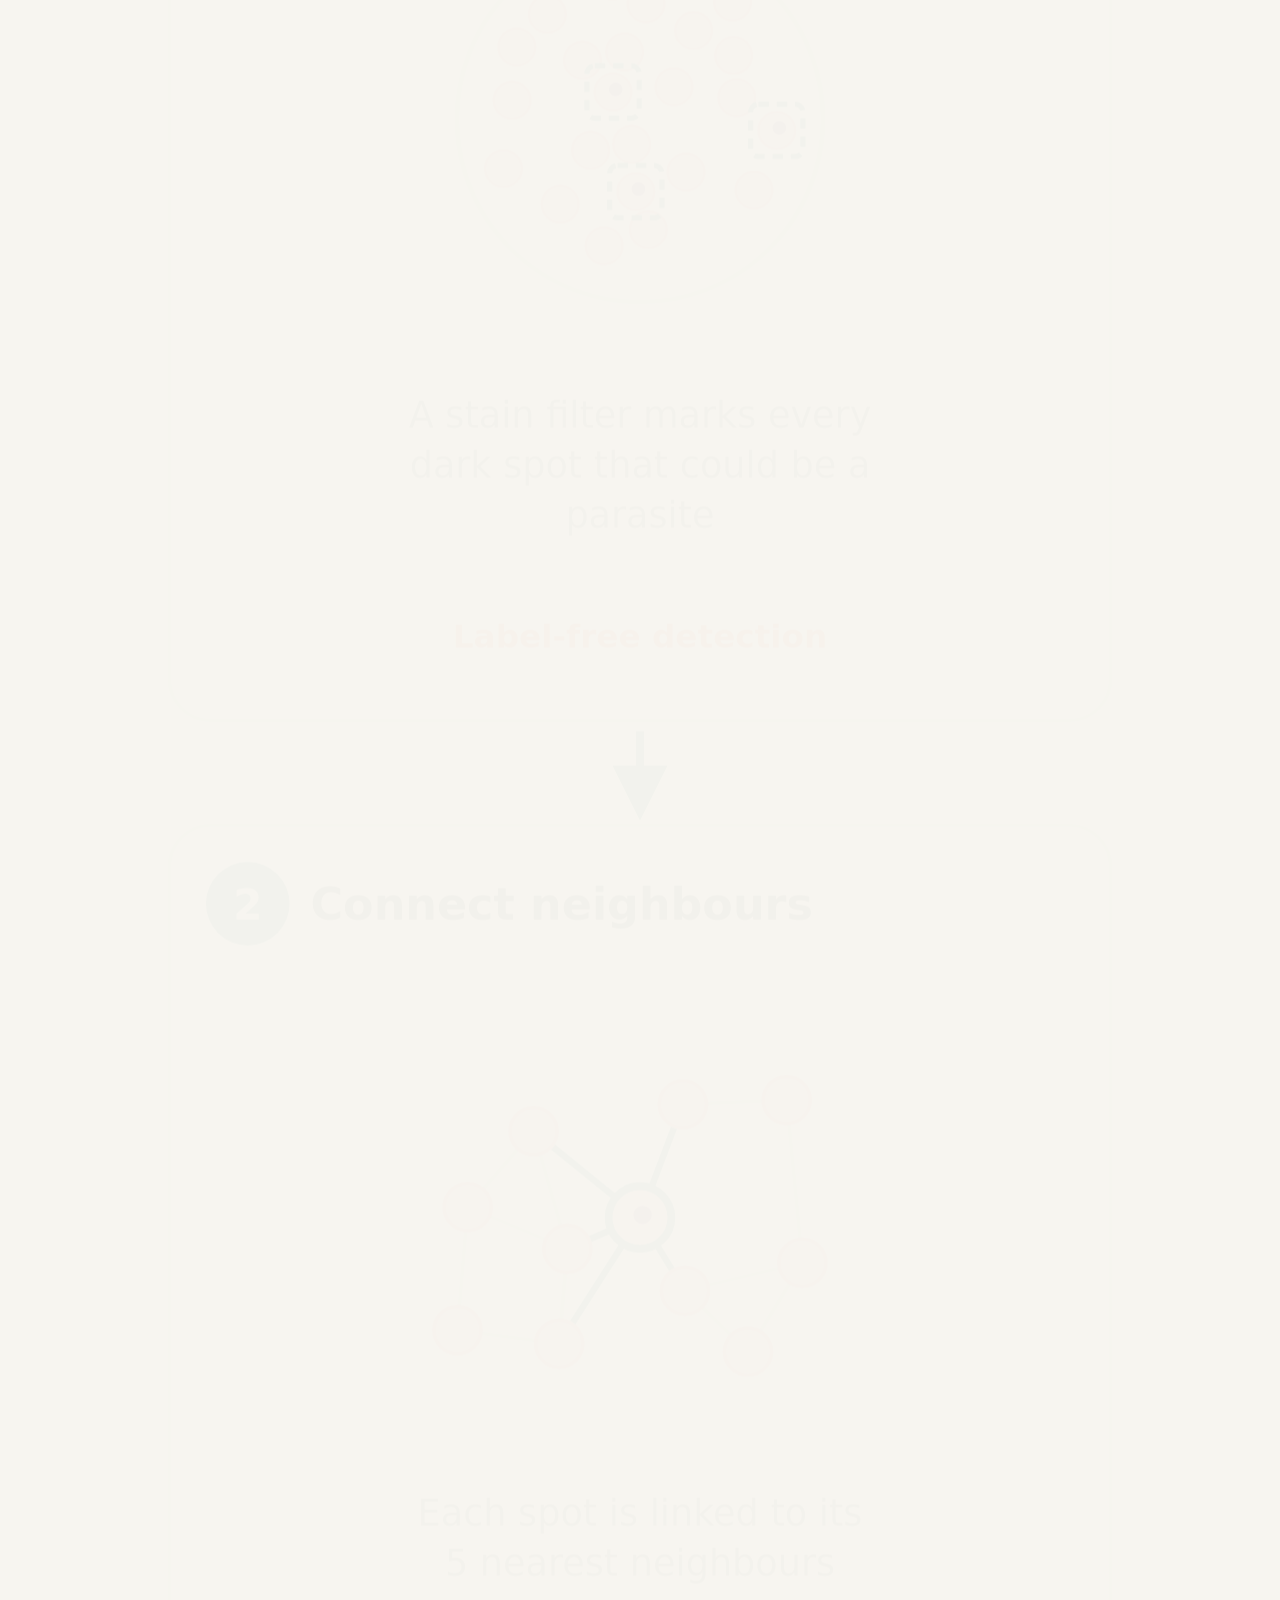
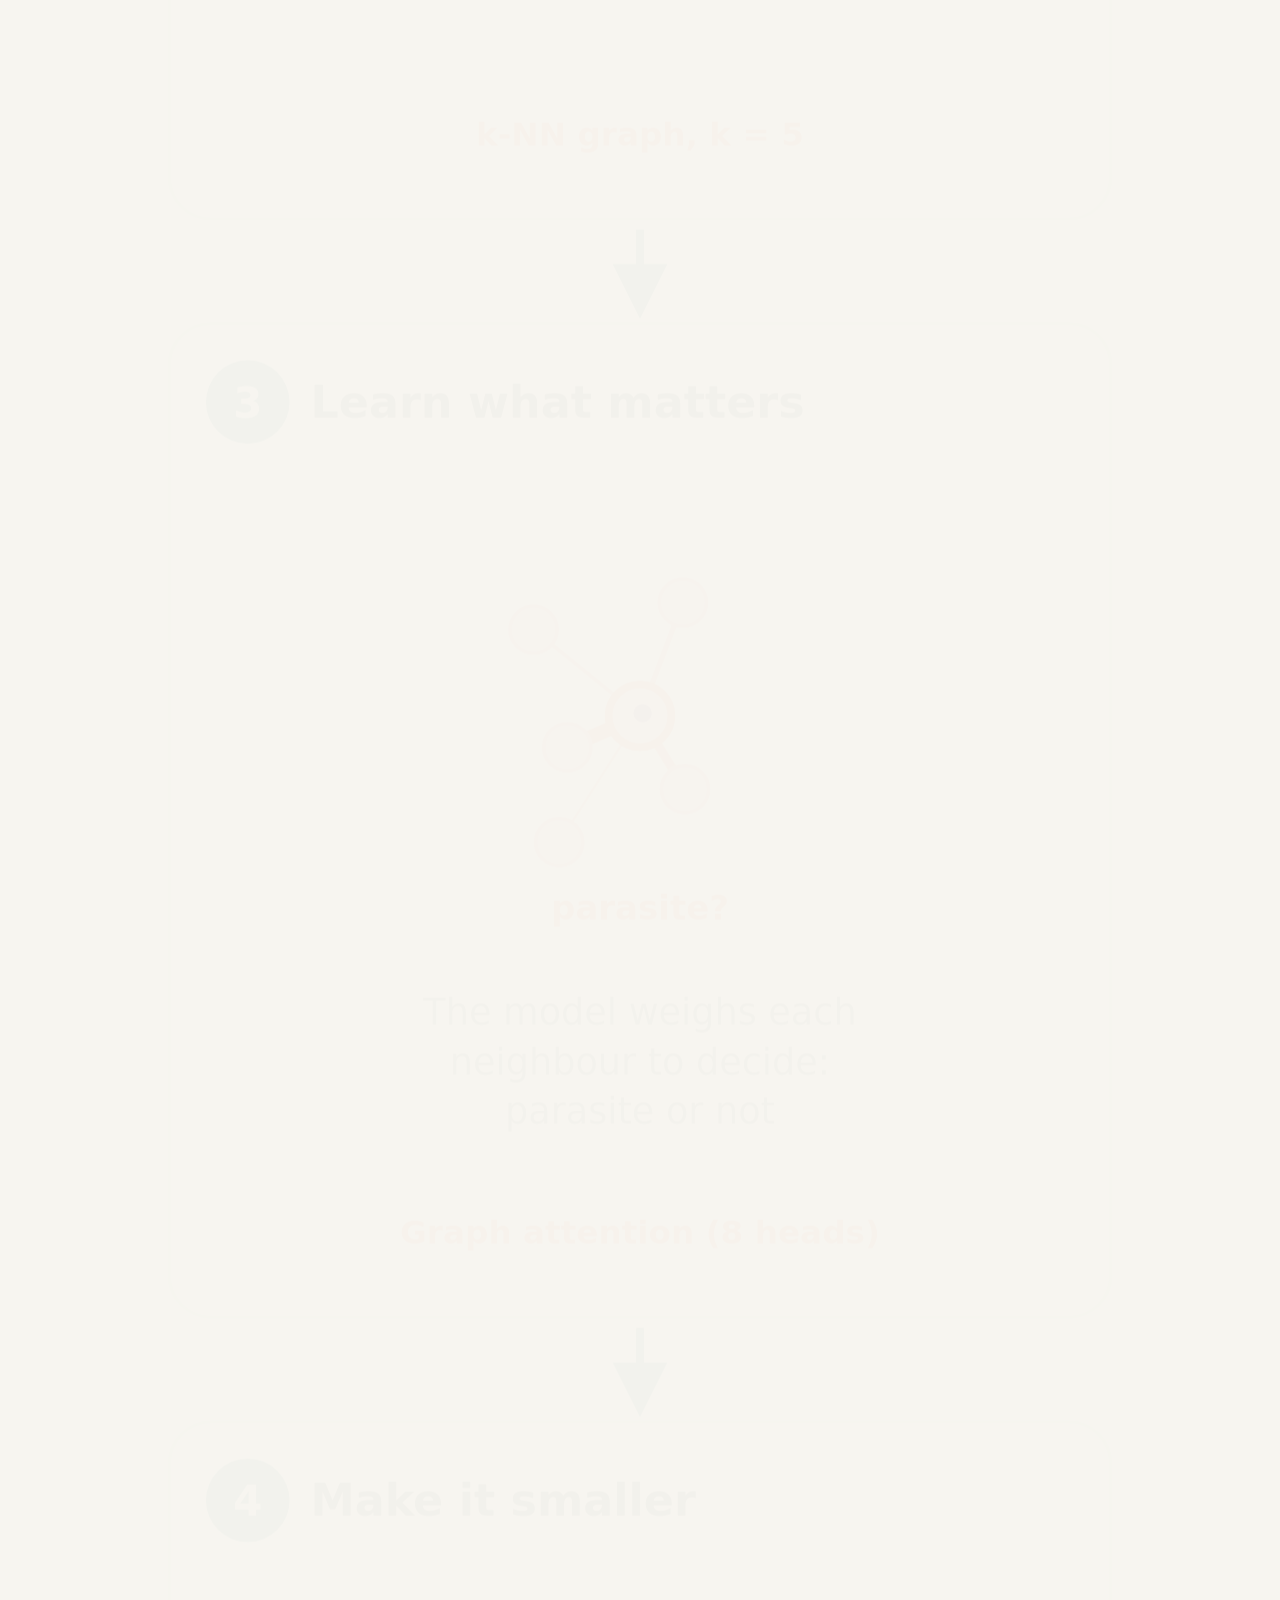
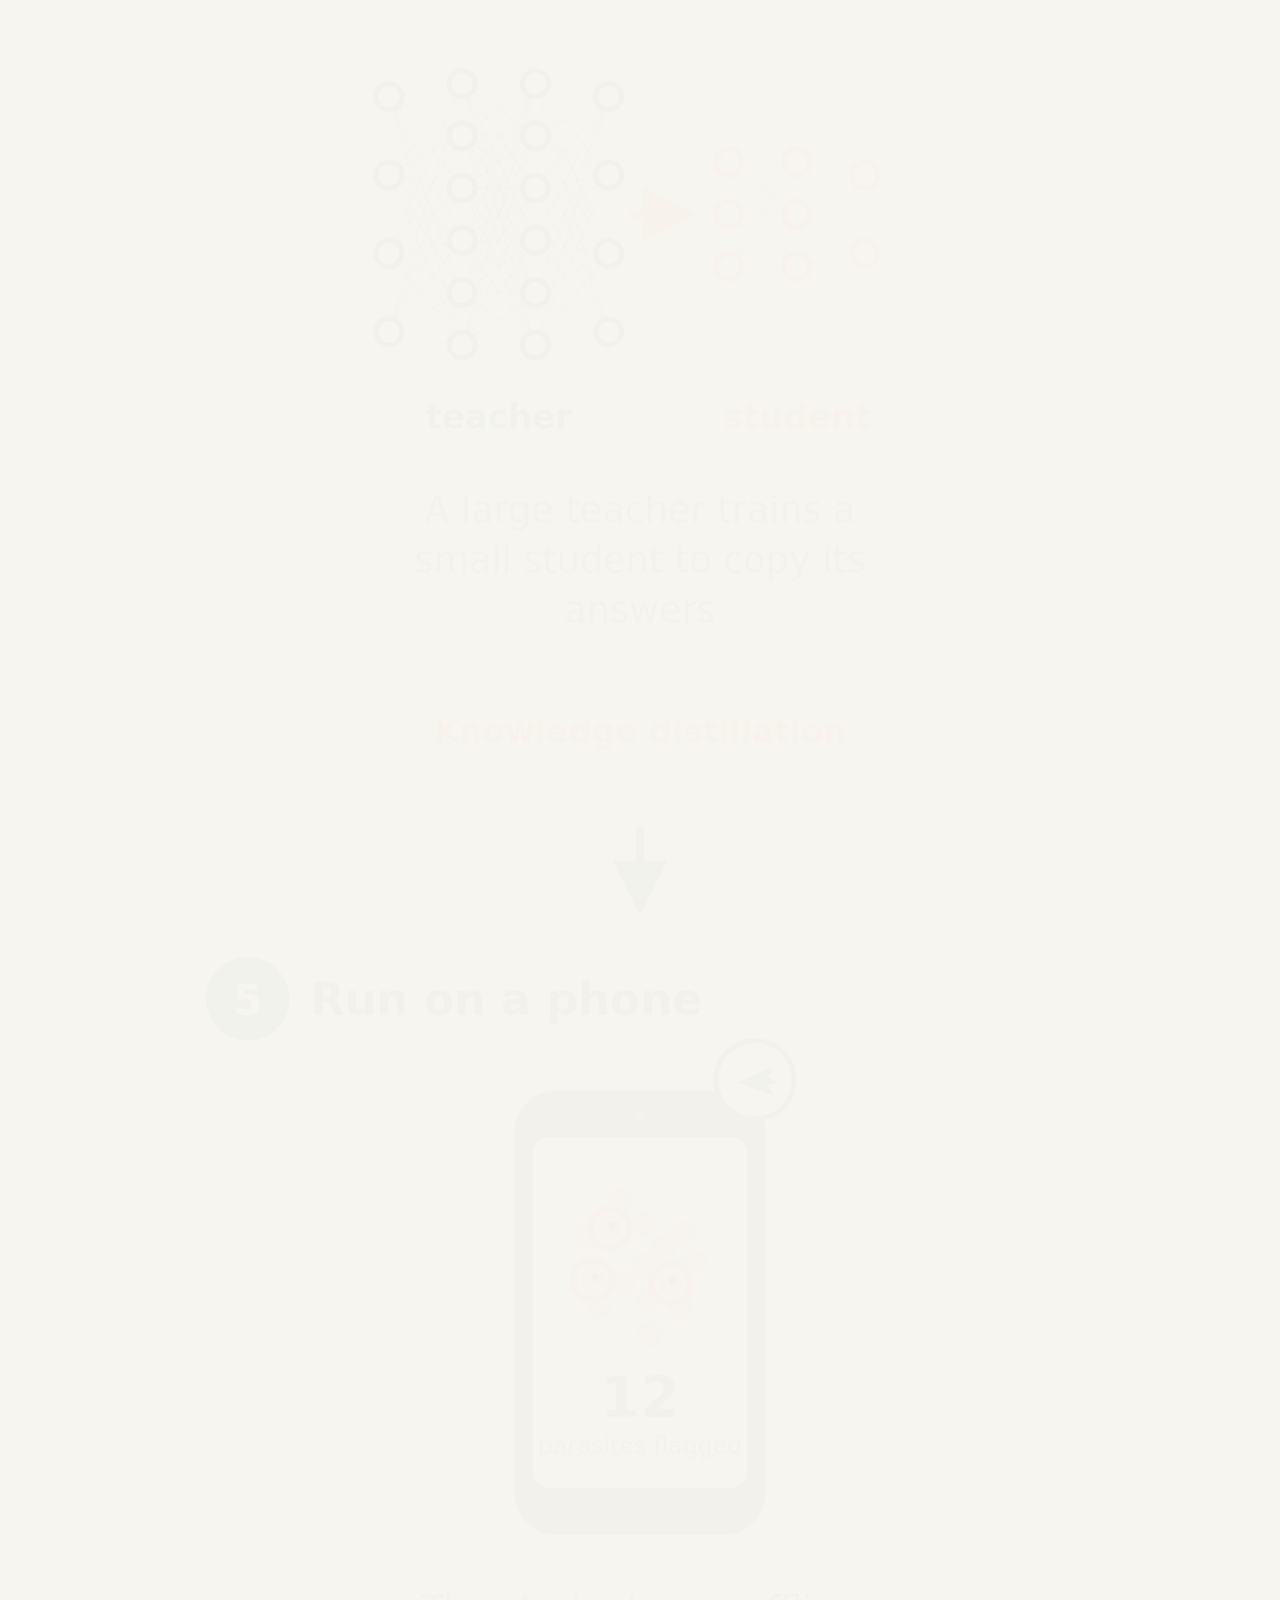
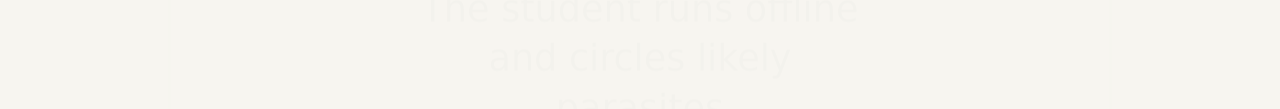
<file: approach.html>
<!DOCTYPE html>
<html lang="en"><head><meta charset="utf-8"><title>My Approach · Malaria Microscopy AI</title>
<meta http-equiv="refresh" content="0; url=index.html#approach"><link rel="canonical" href="index.html#approach"></head>
<body><p>This page has moved: <a href="index.html#approach">My Approach</a>.</p></body></html>
</file>
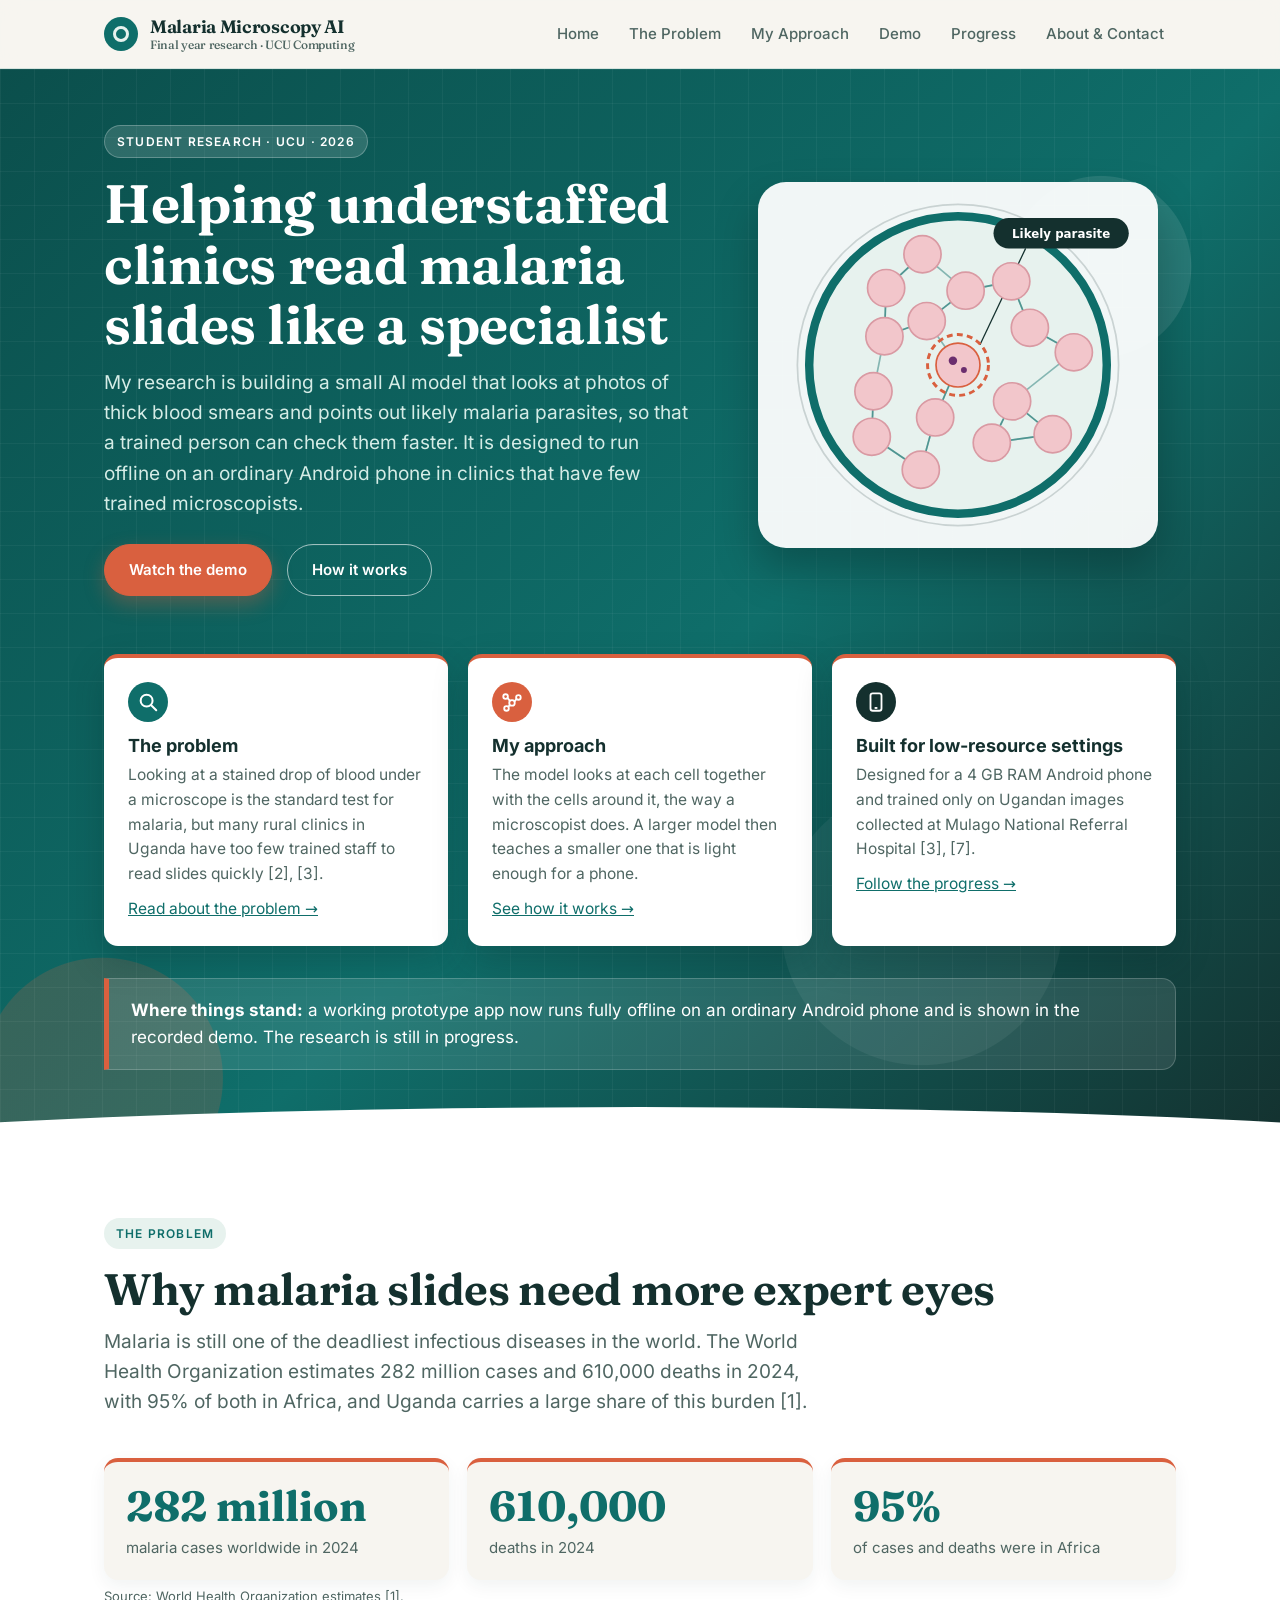
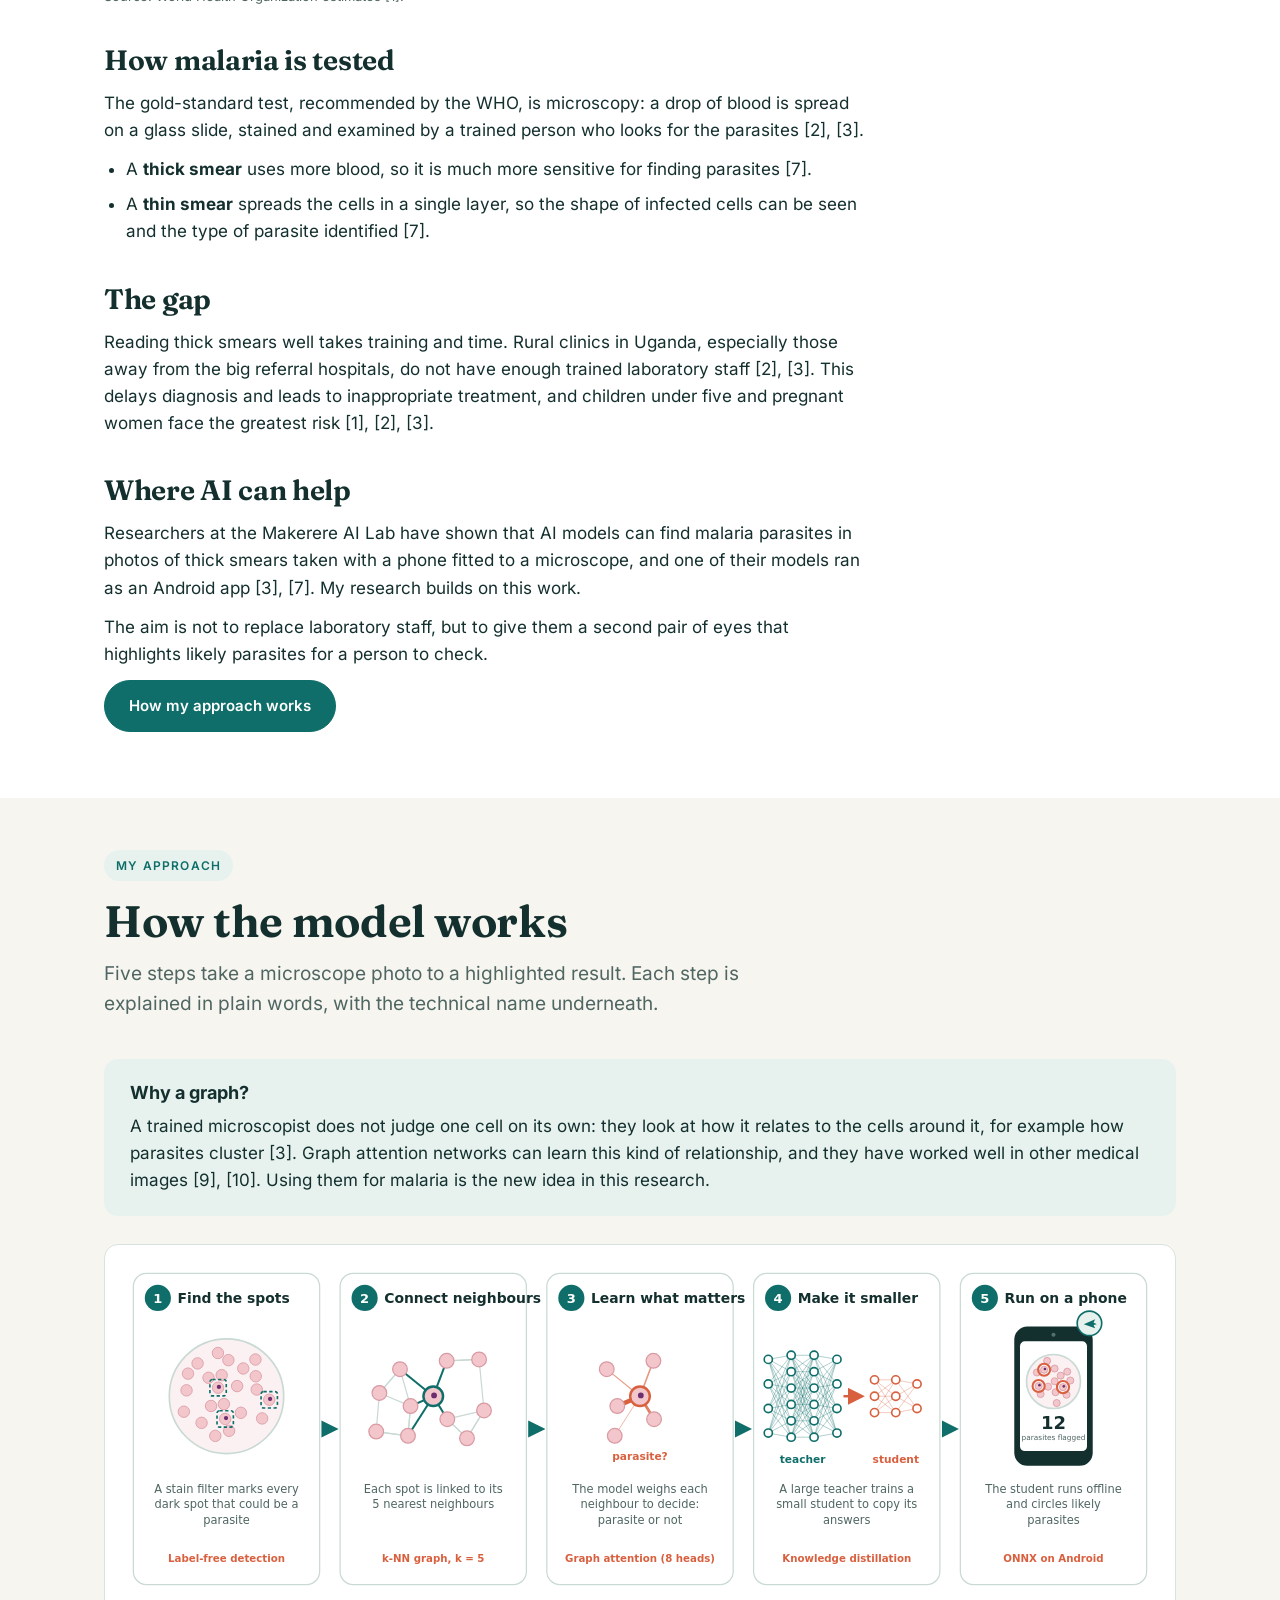
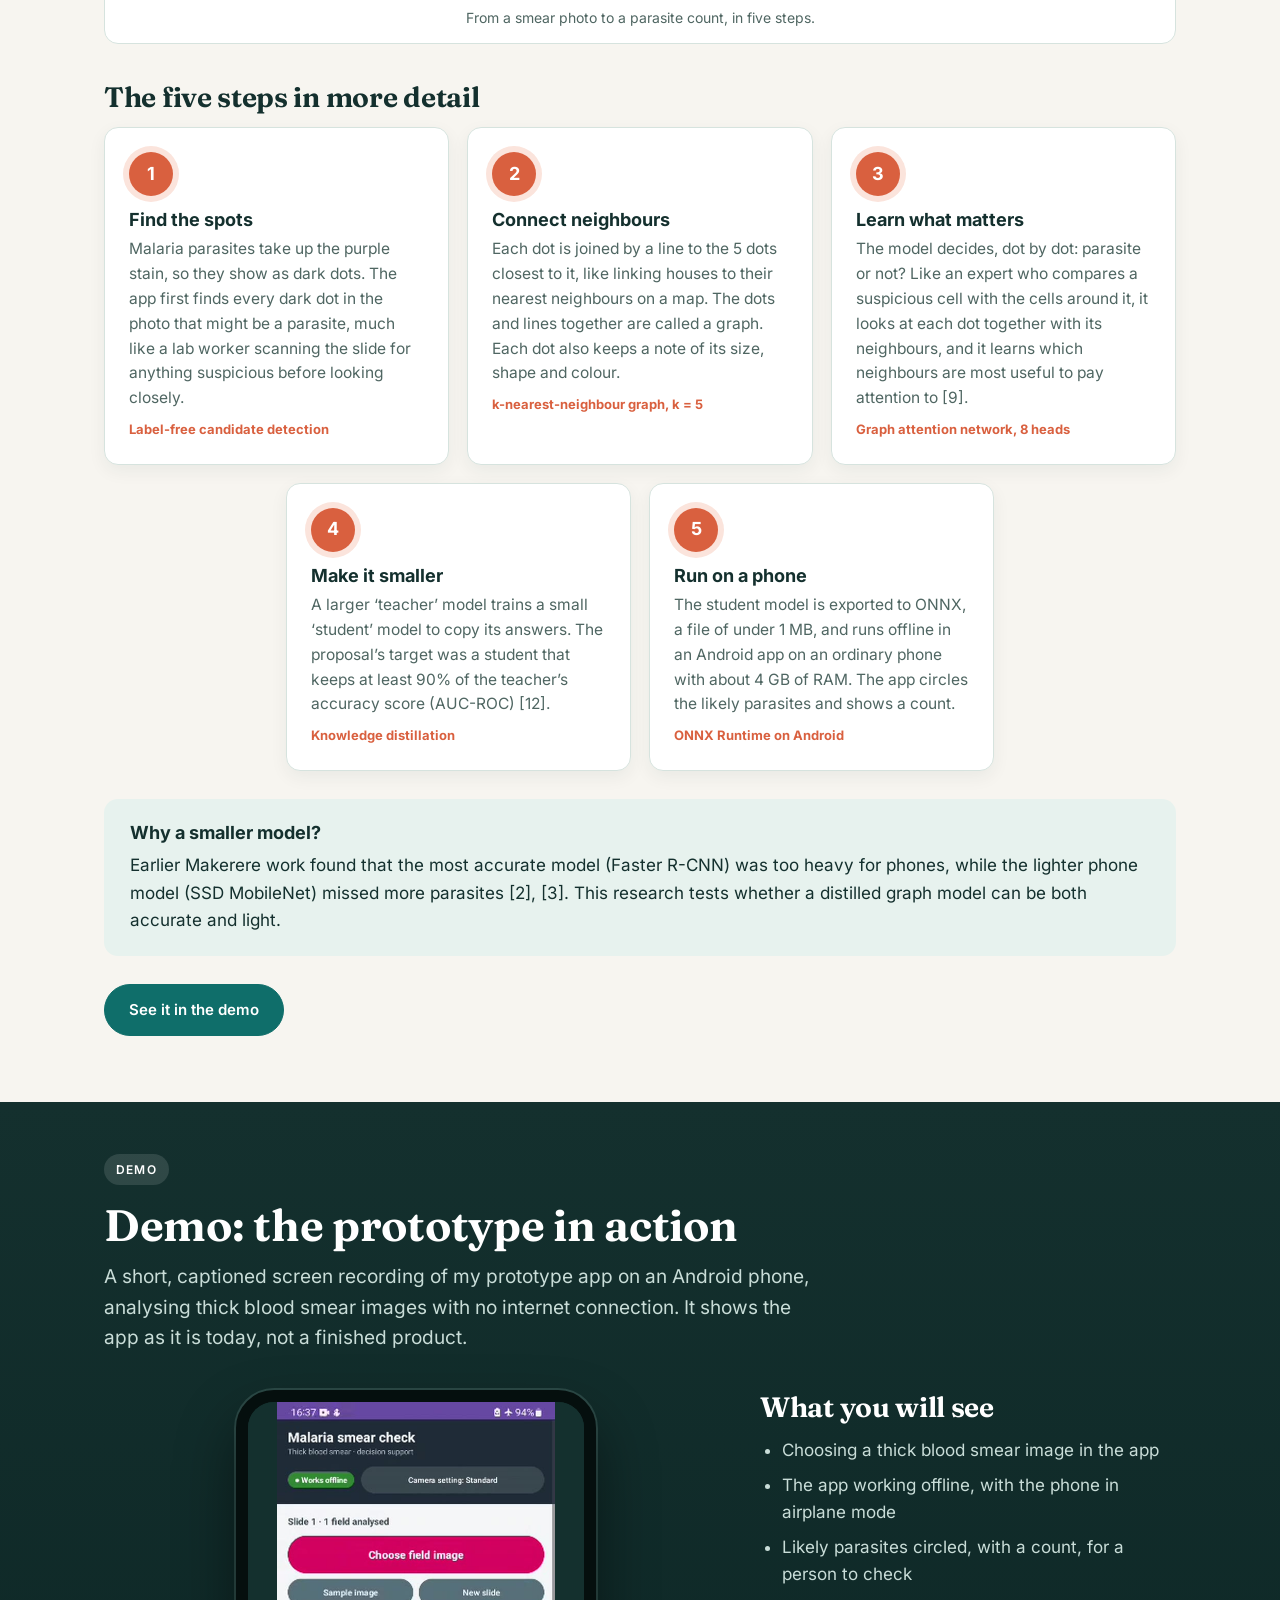
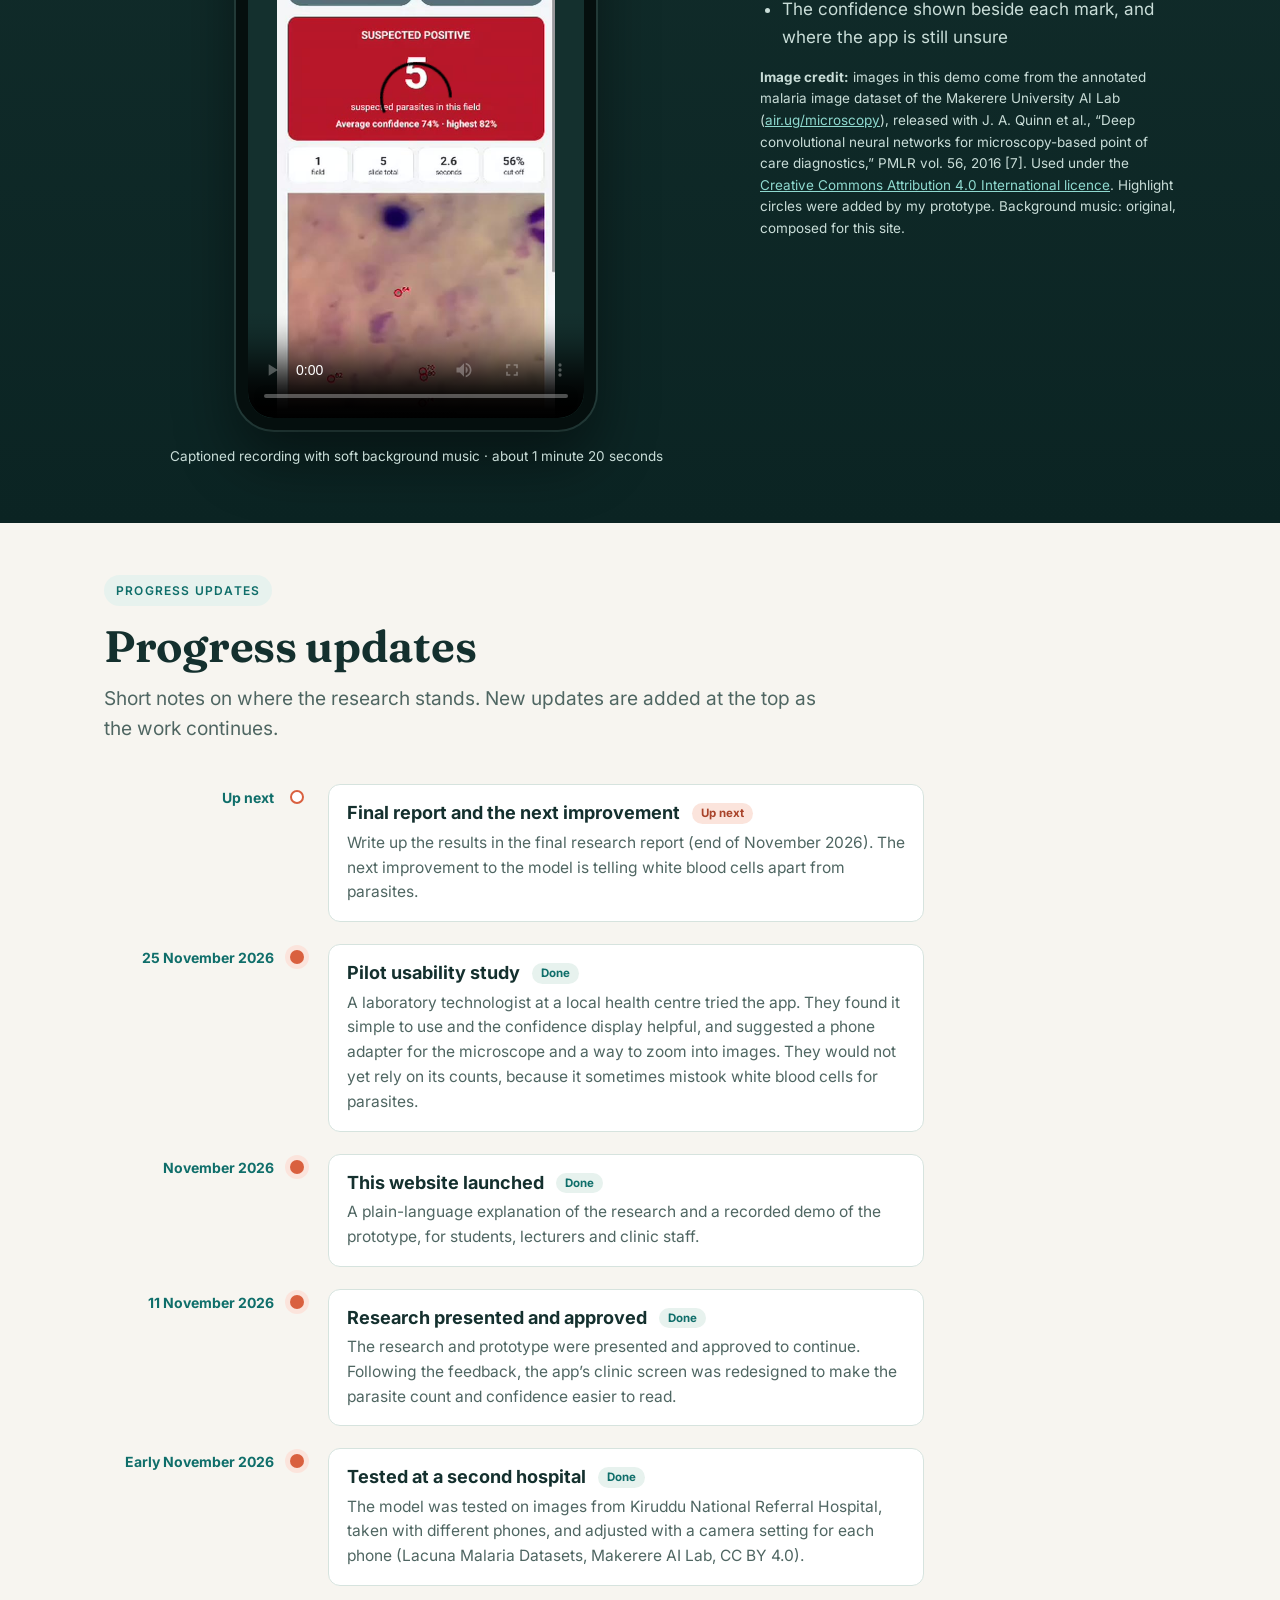
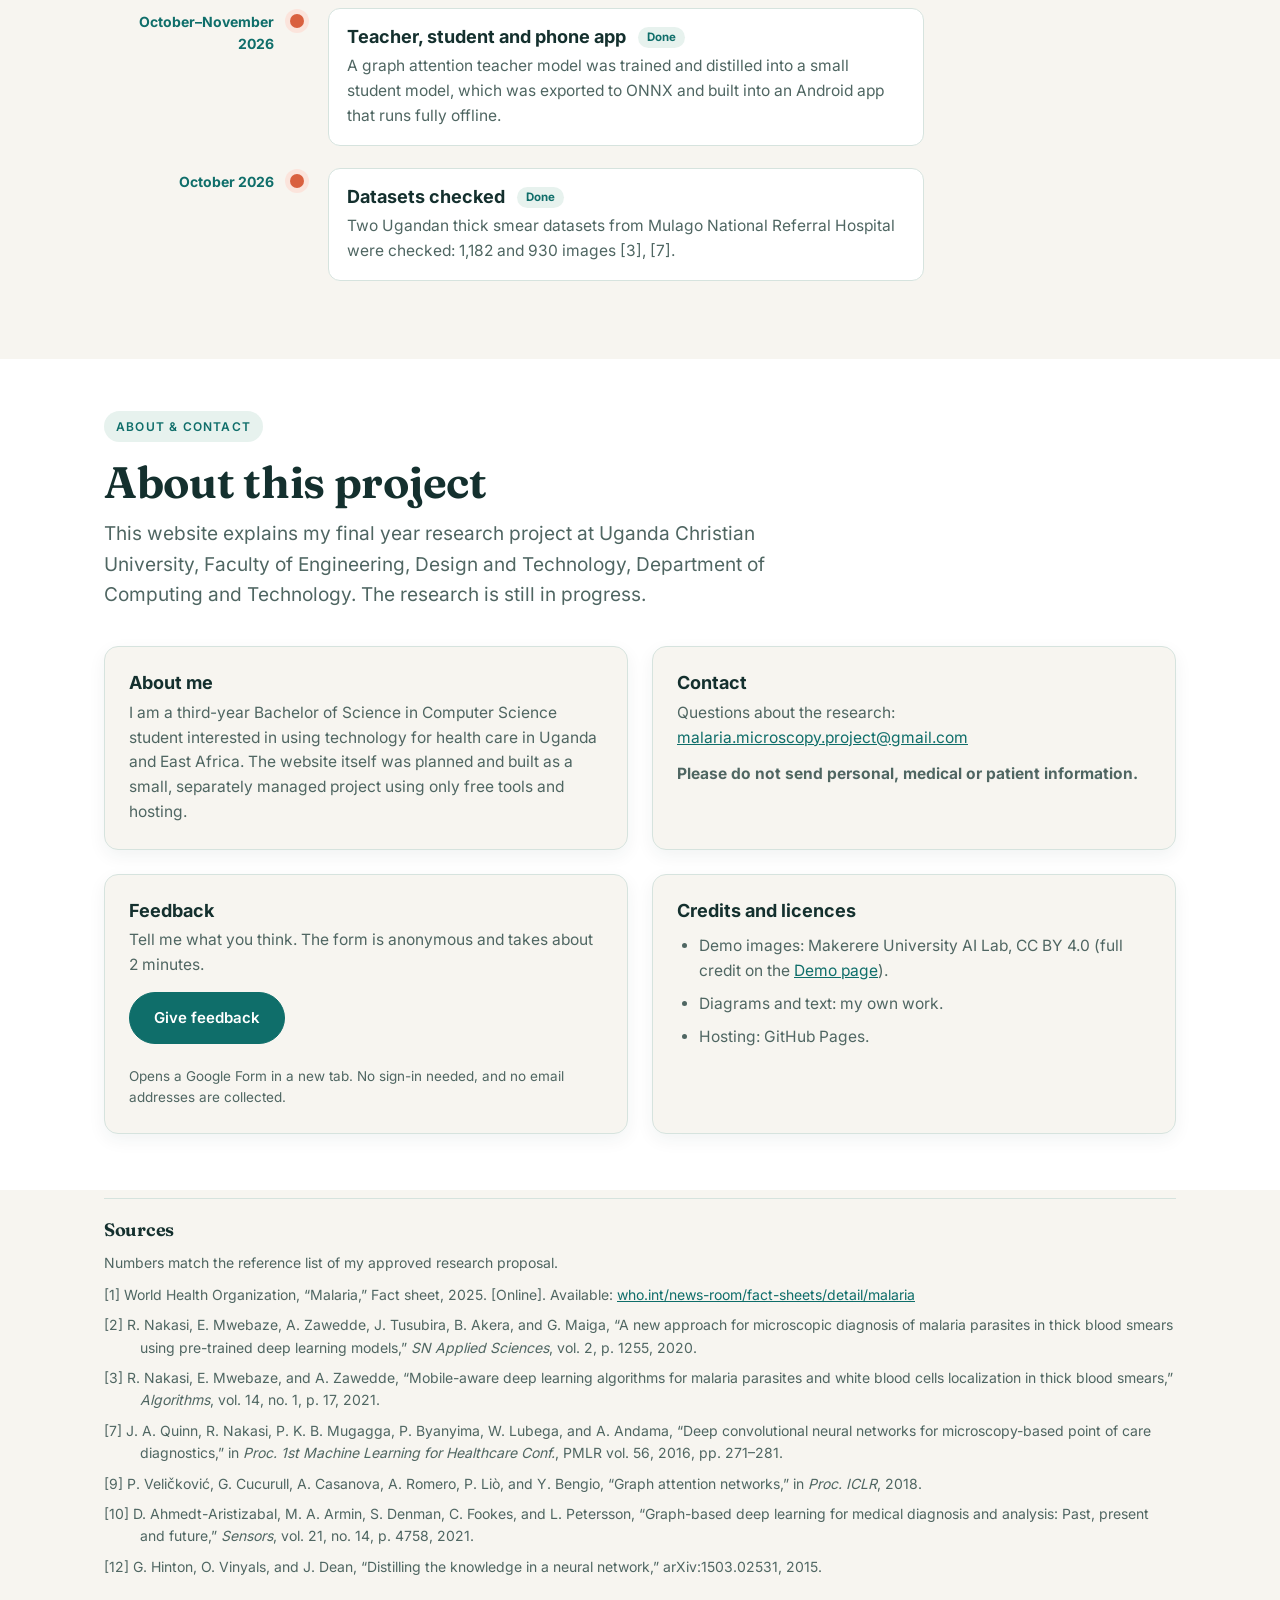
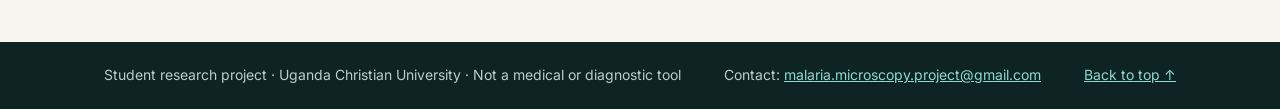
<file: demo.html>
<!DOCTYPE html>
<html lang="en"><head><meta charset="utf-8"><title>Demo · Malaria Microscopy AI</title>
<meta http-equiv="refresh" content="0; url=index.html#demo"><link rel="canonical" href="index.html#demo"></head>
<body><p>This page has moved: <a href="index.html#demo">Demo</a>.</p></body></html>
</file>
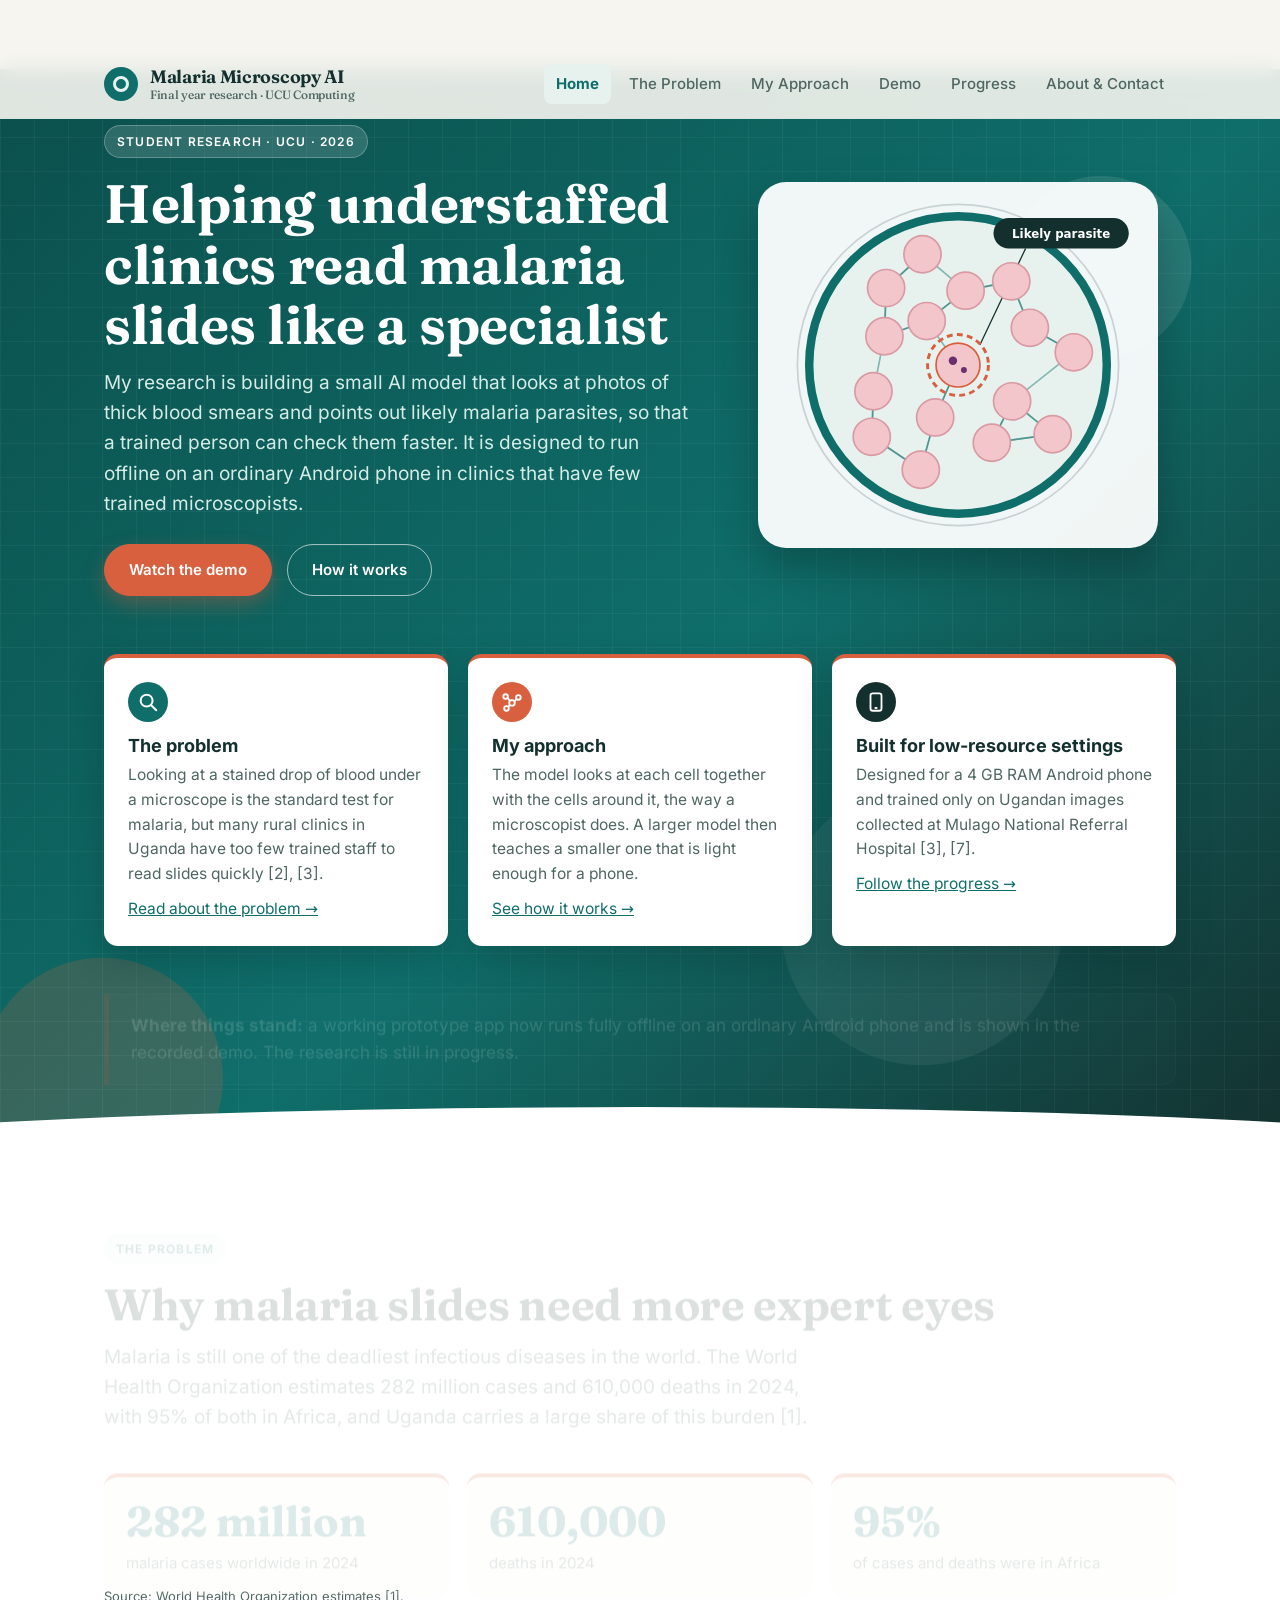
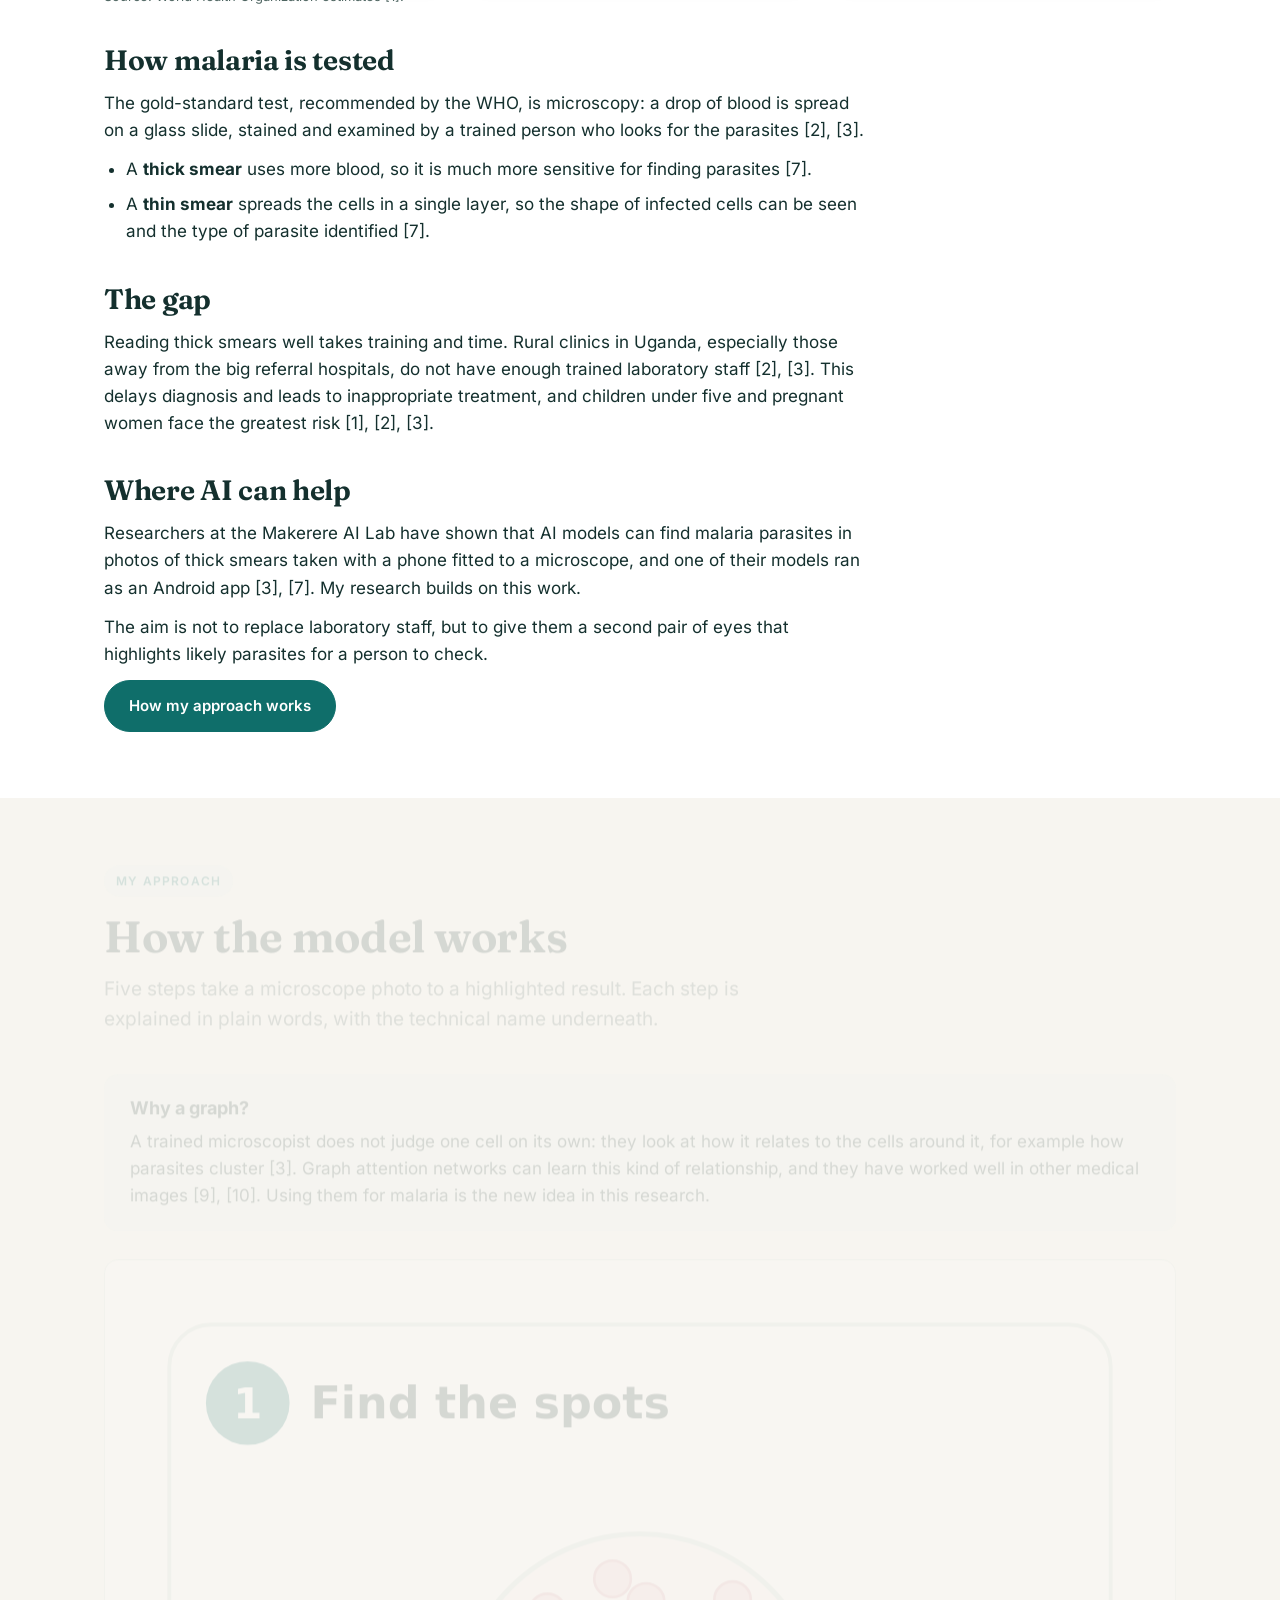
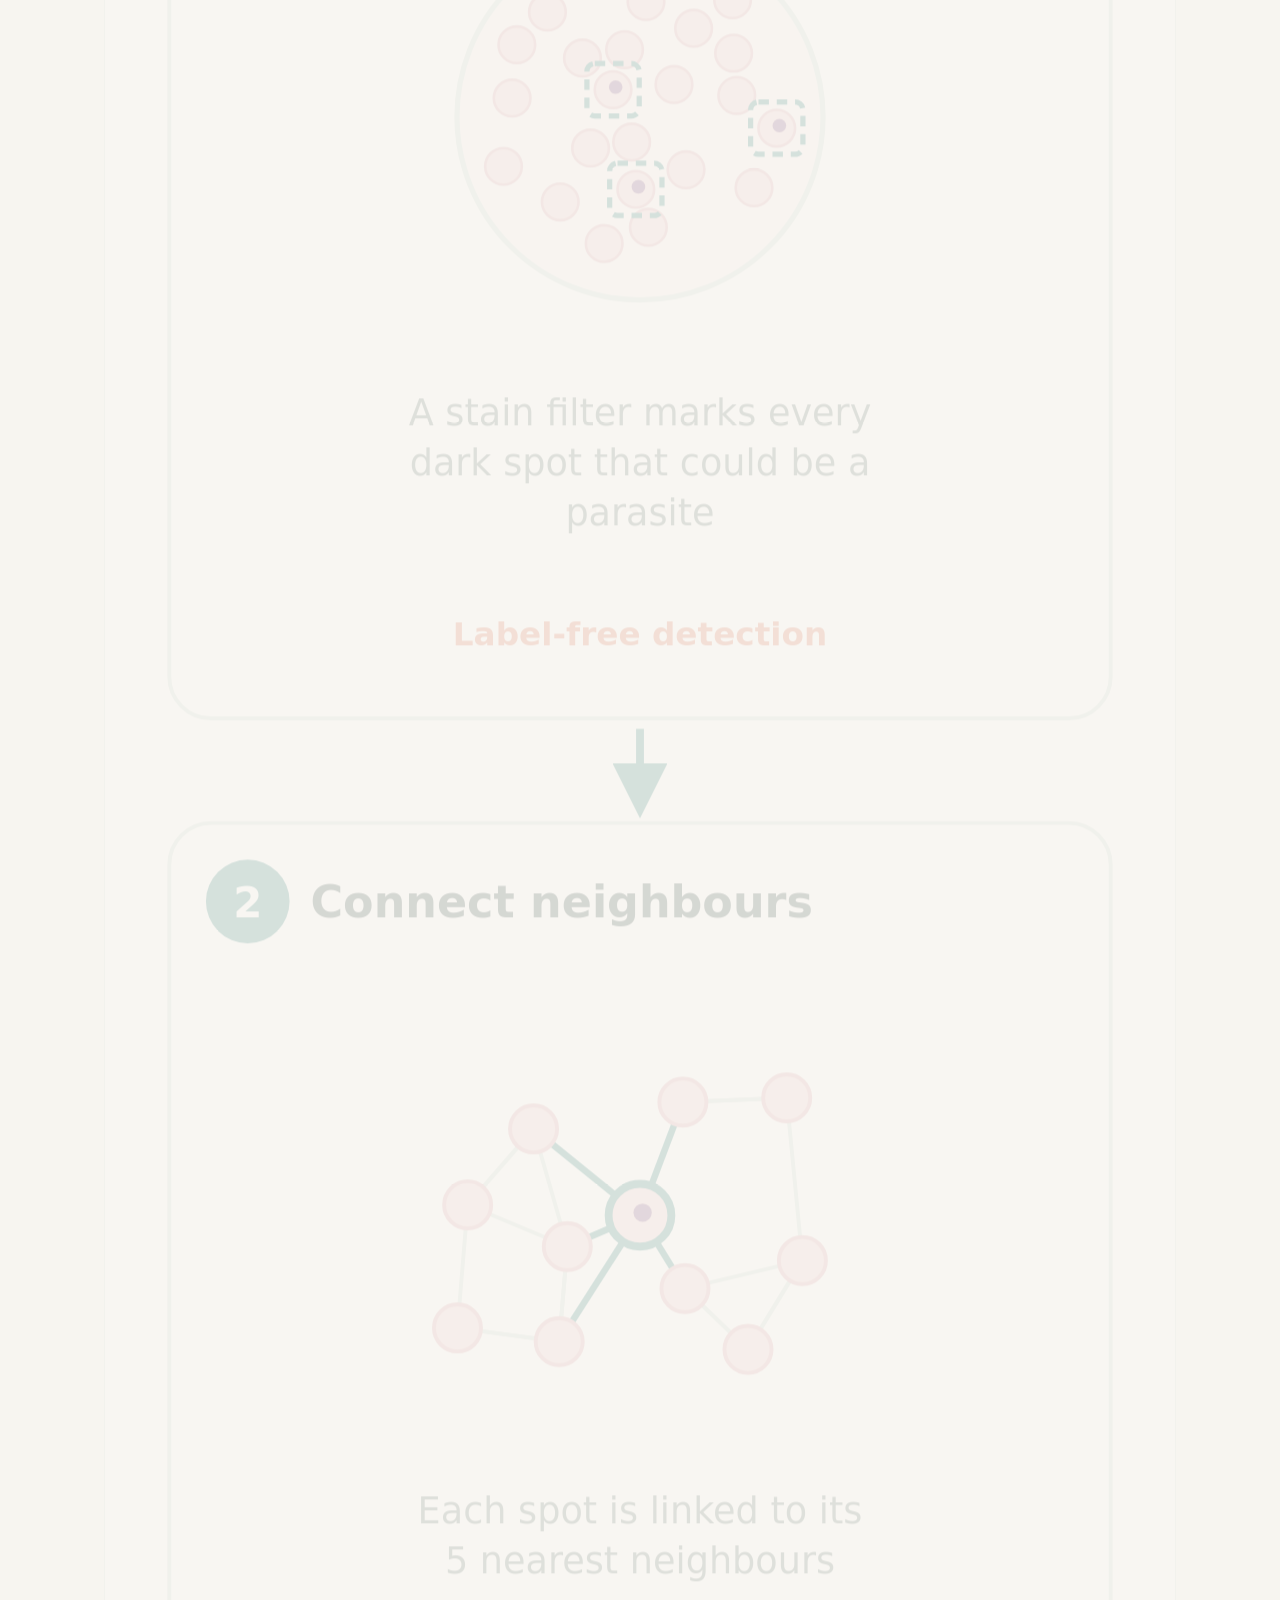
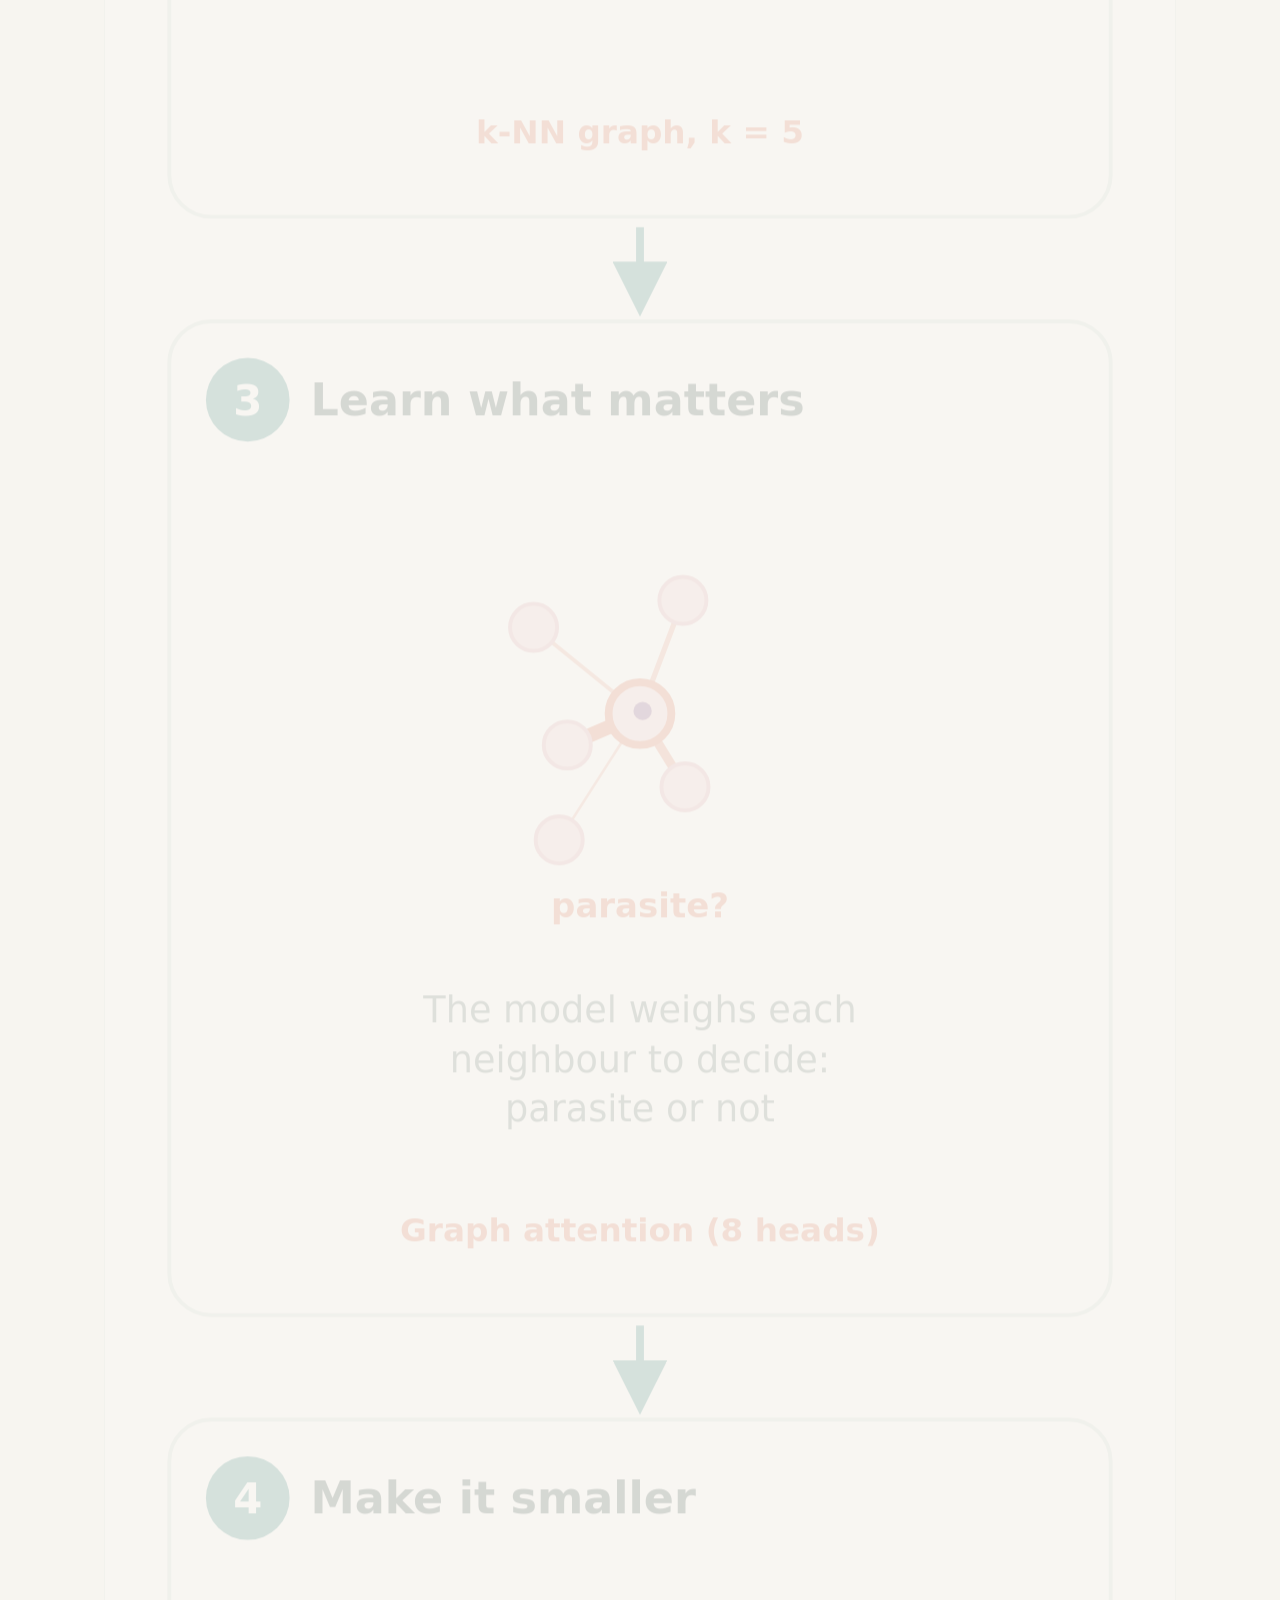
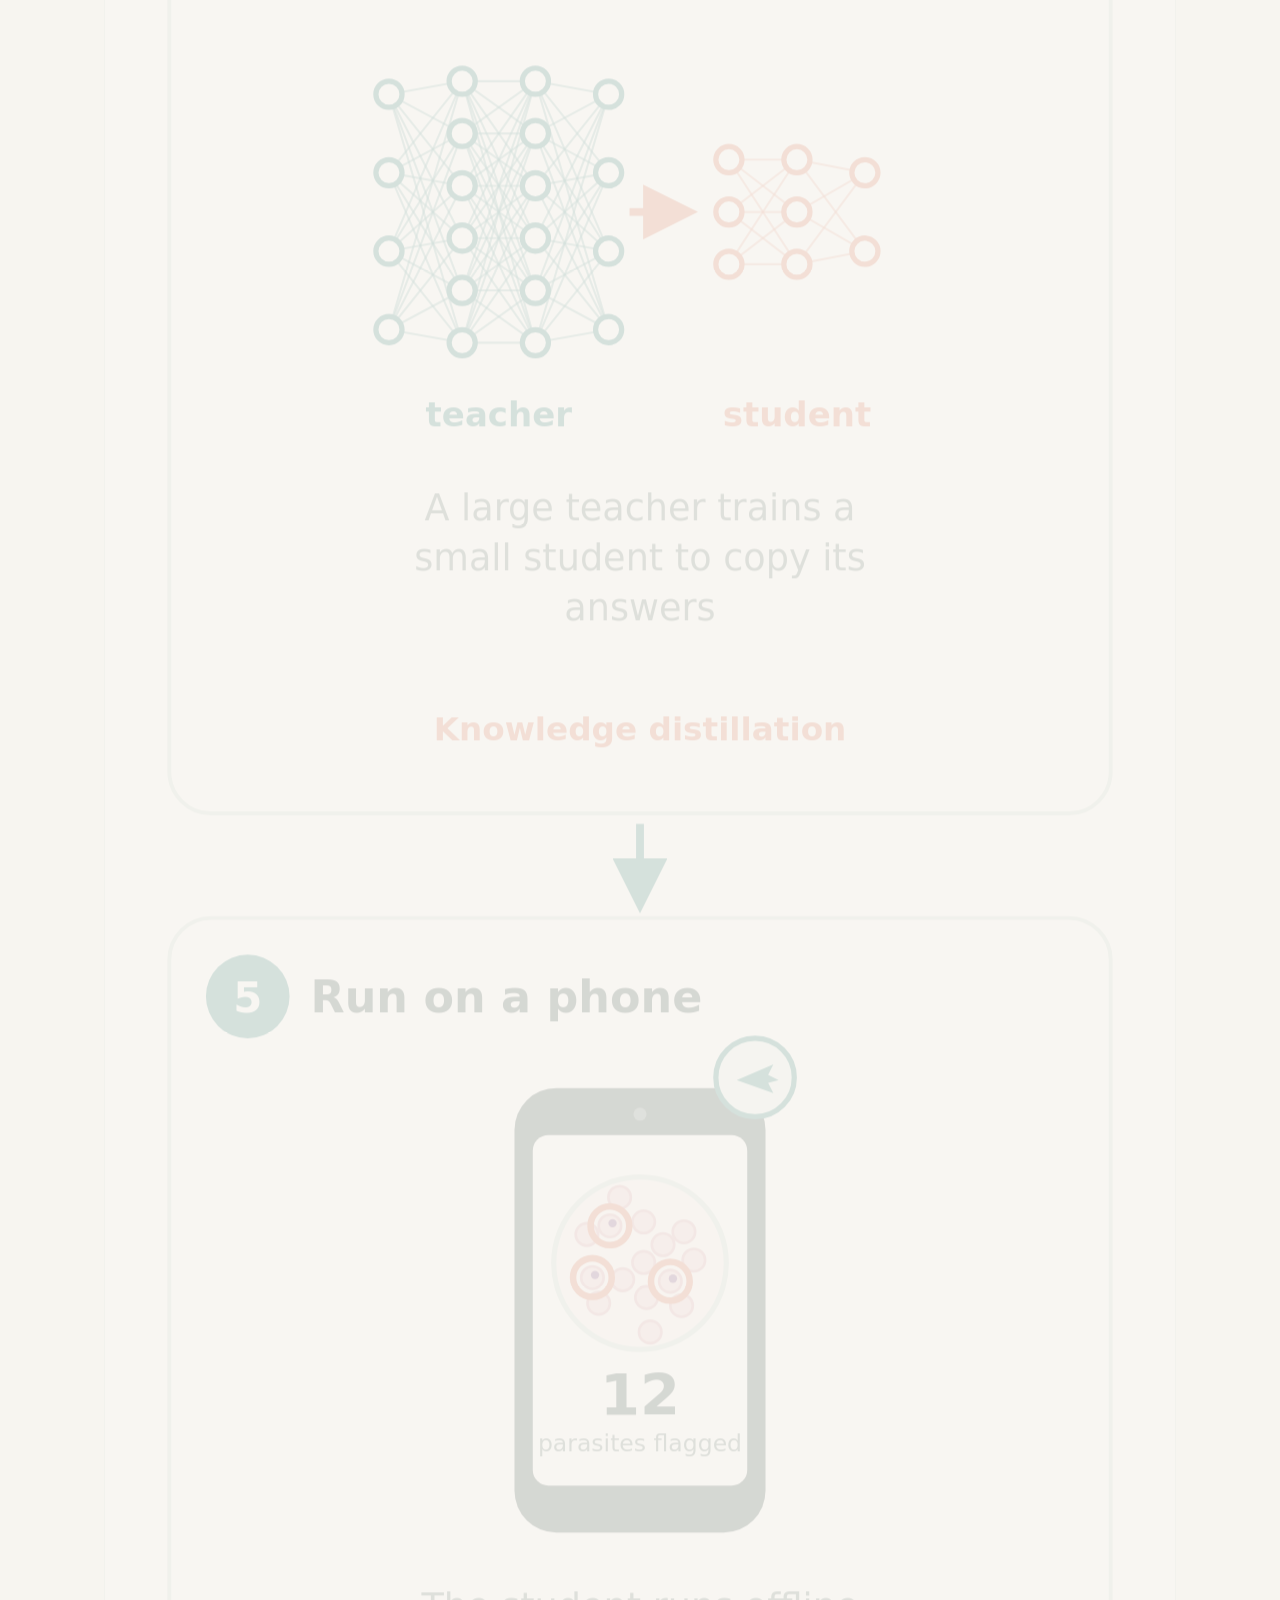
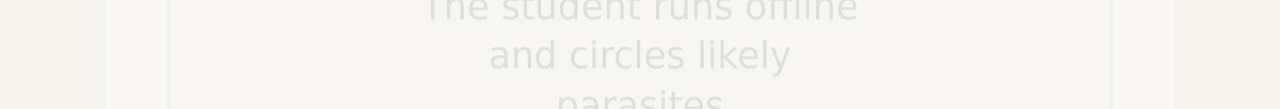
<file: problem.html>
<!DOCTYPE html>
<html lang="en"><head><meta charset="utf-8"><title>The Problem · Malaria Microscopy AI</title>
<meta http-equiv="refresh" content="0; url=index.html#problem"><link rel="canonical" href="index.html#problem"></head>
<body><p>This page has moved: <a href="index.html#problem">The Problem</a>.</p></body></html>
</file>
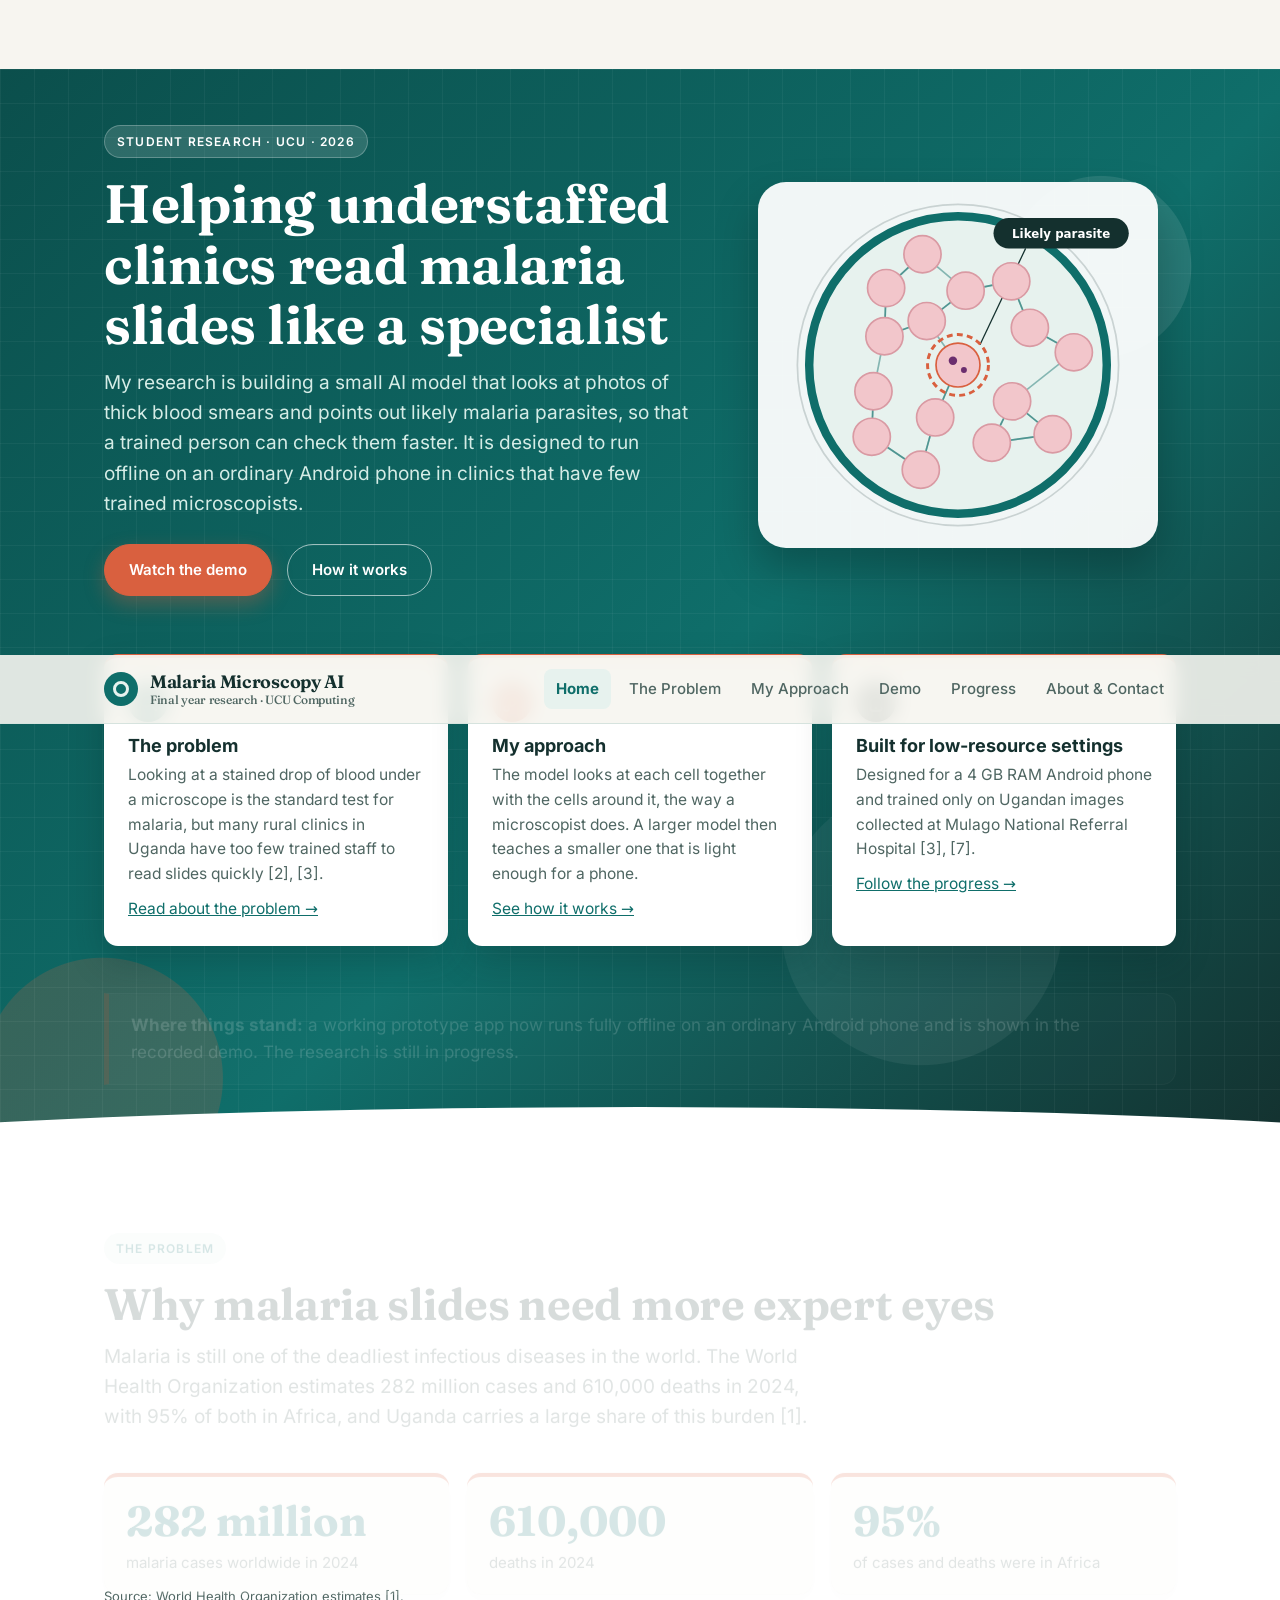
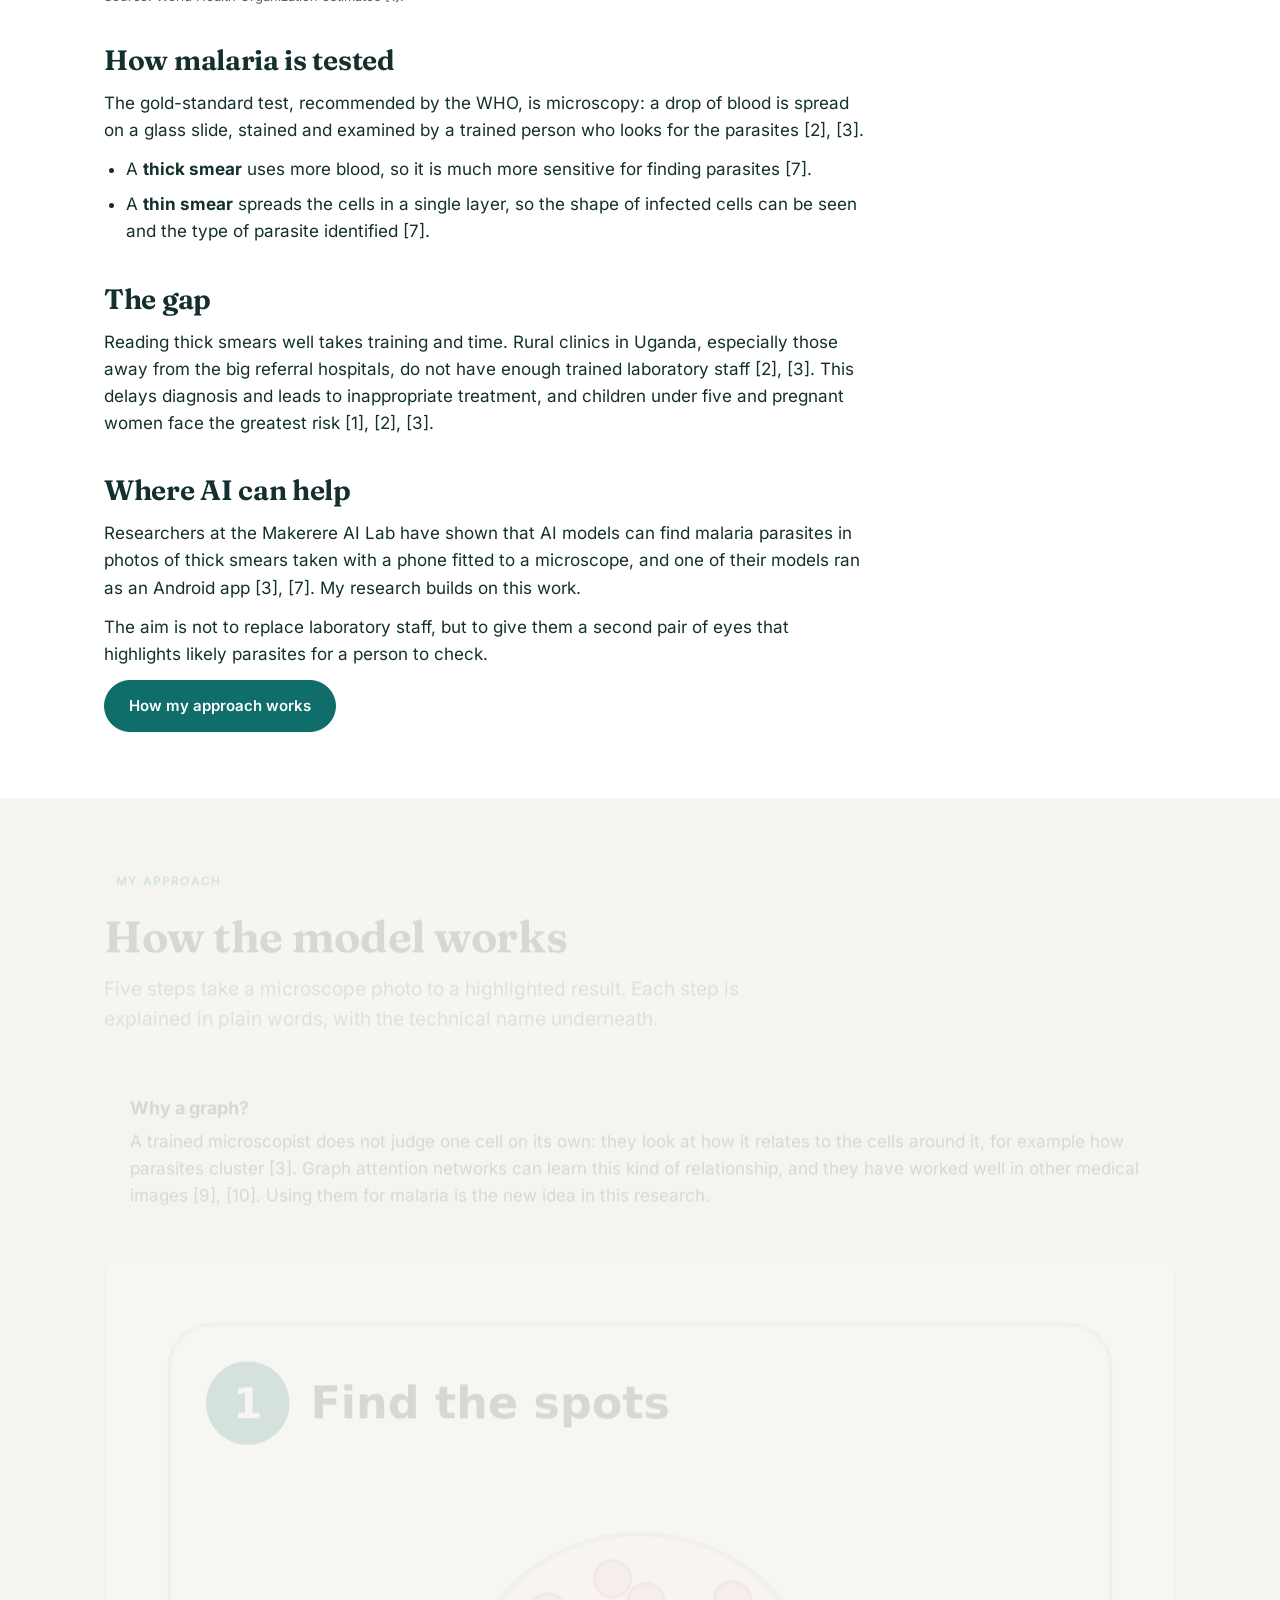
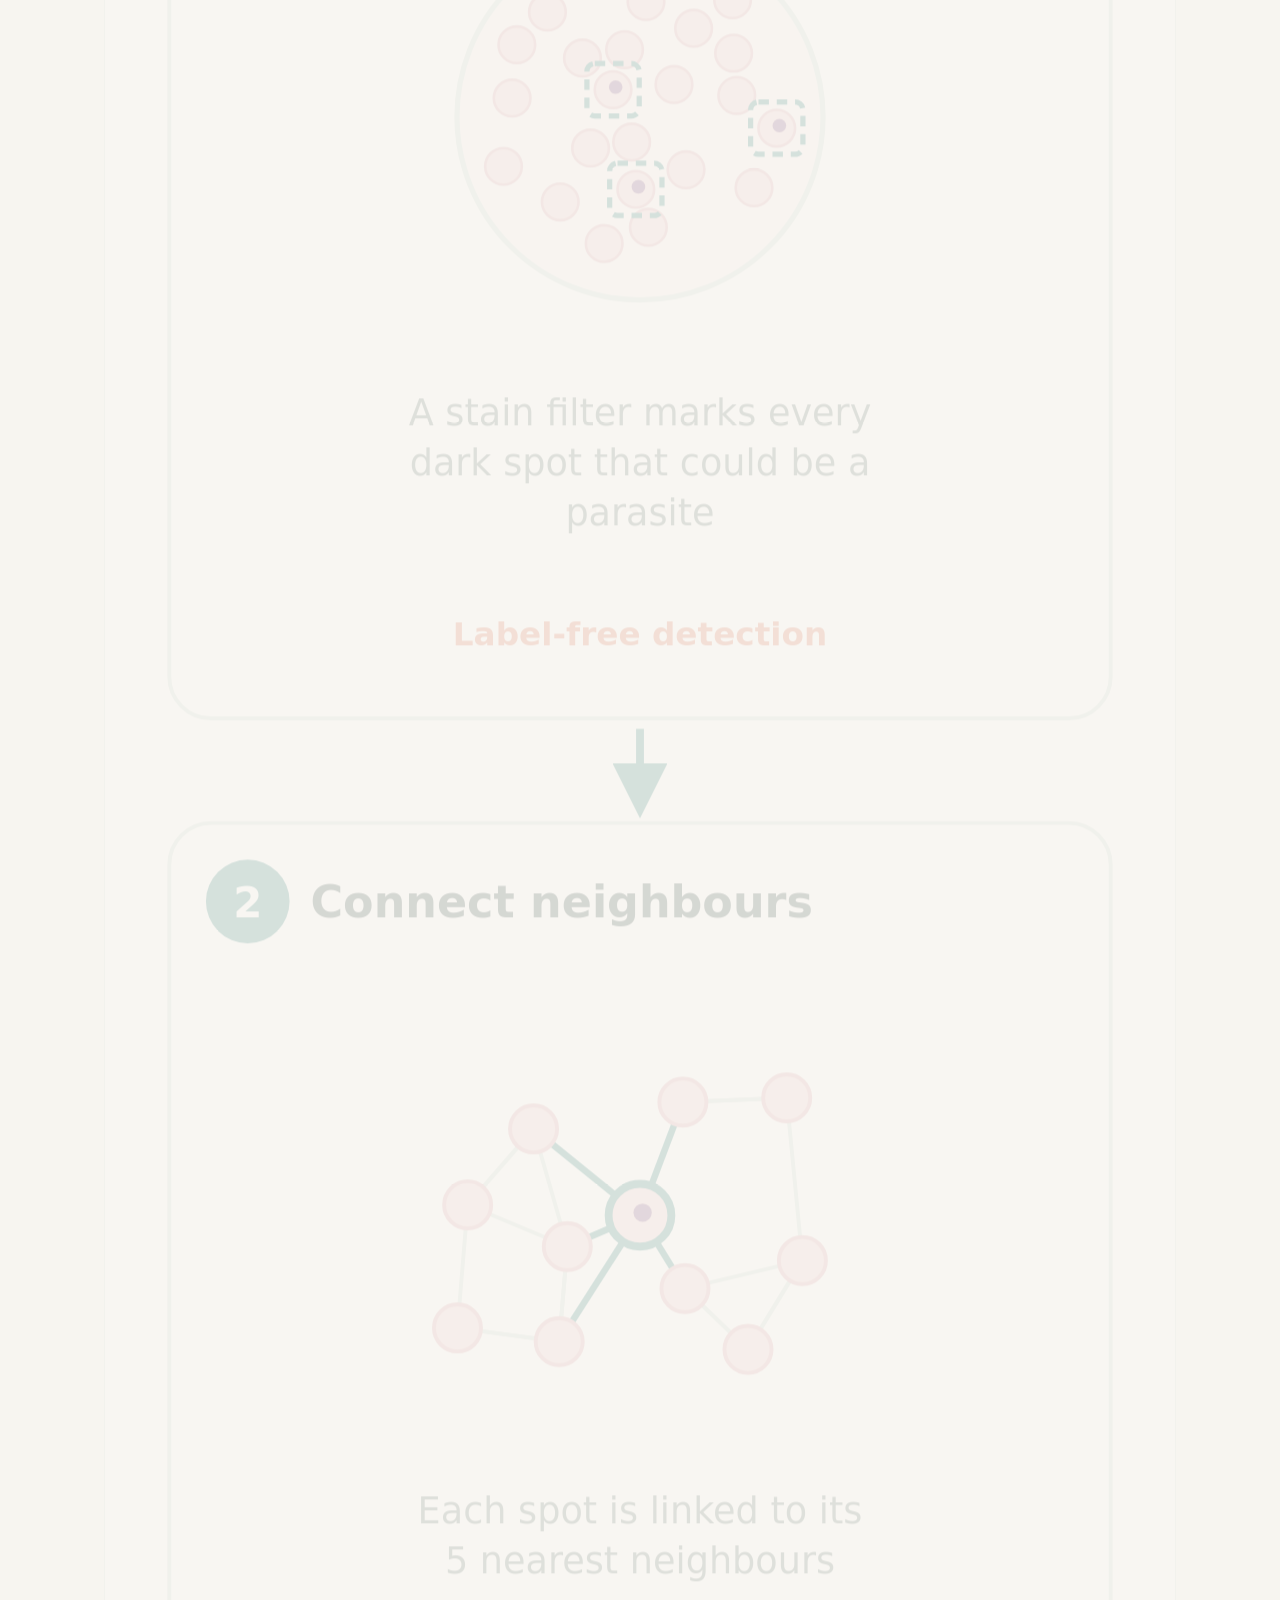
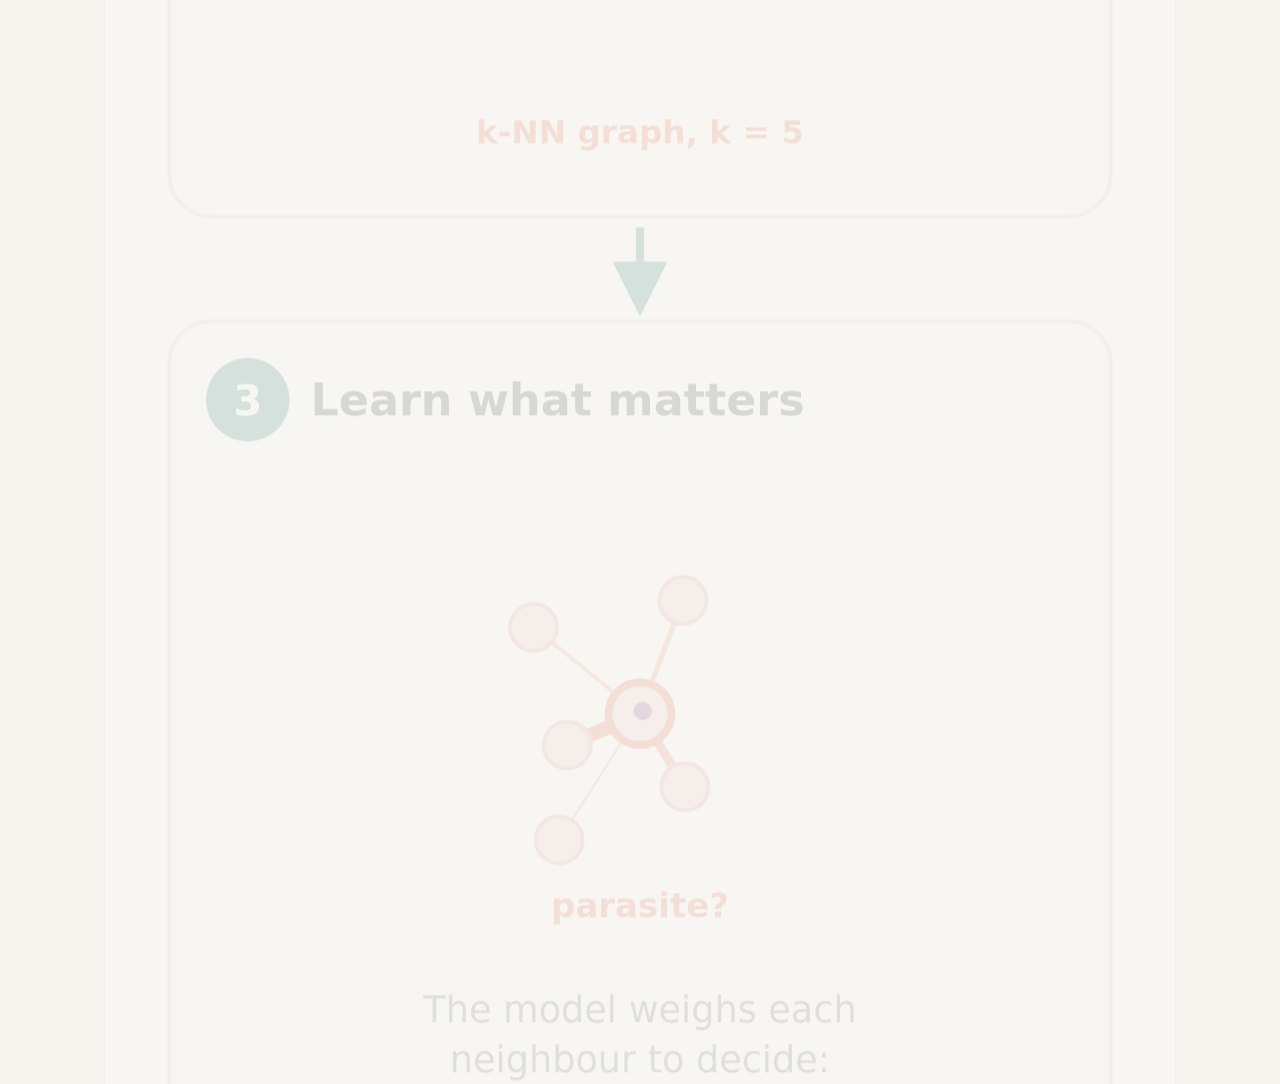
<file: progress.html>
<!DOCTYPE html>
<html lang="en"><head><meta charset="utf-8"><title>Progress Updates · Malaria Microscopy AI</title>
<meta http-equiv="refresh" content="0; url=index.html#progress"><link rel="canonical" href="index.html#progress"></head>
<body><p>This page has moved: <a href="index.html#progress">Progress Updates</a>.</p></body></html>
</file>
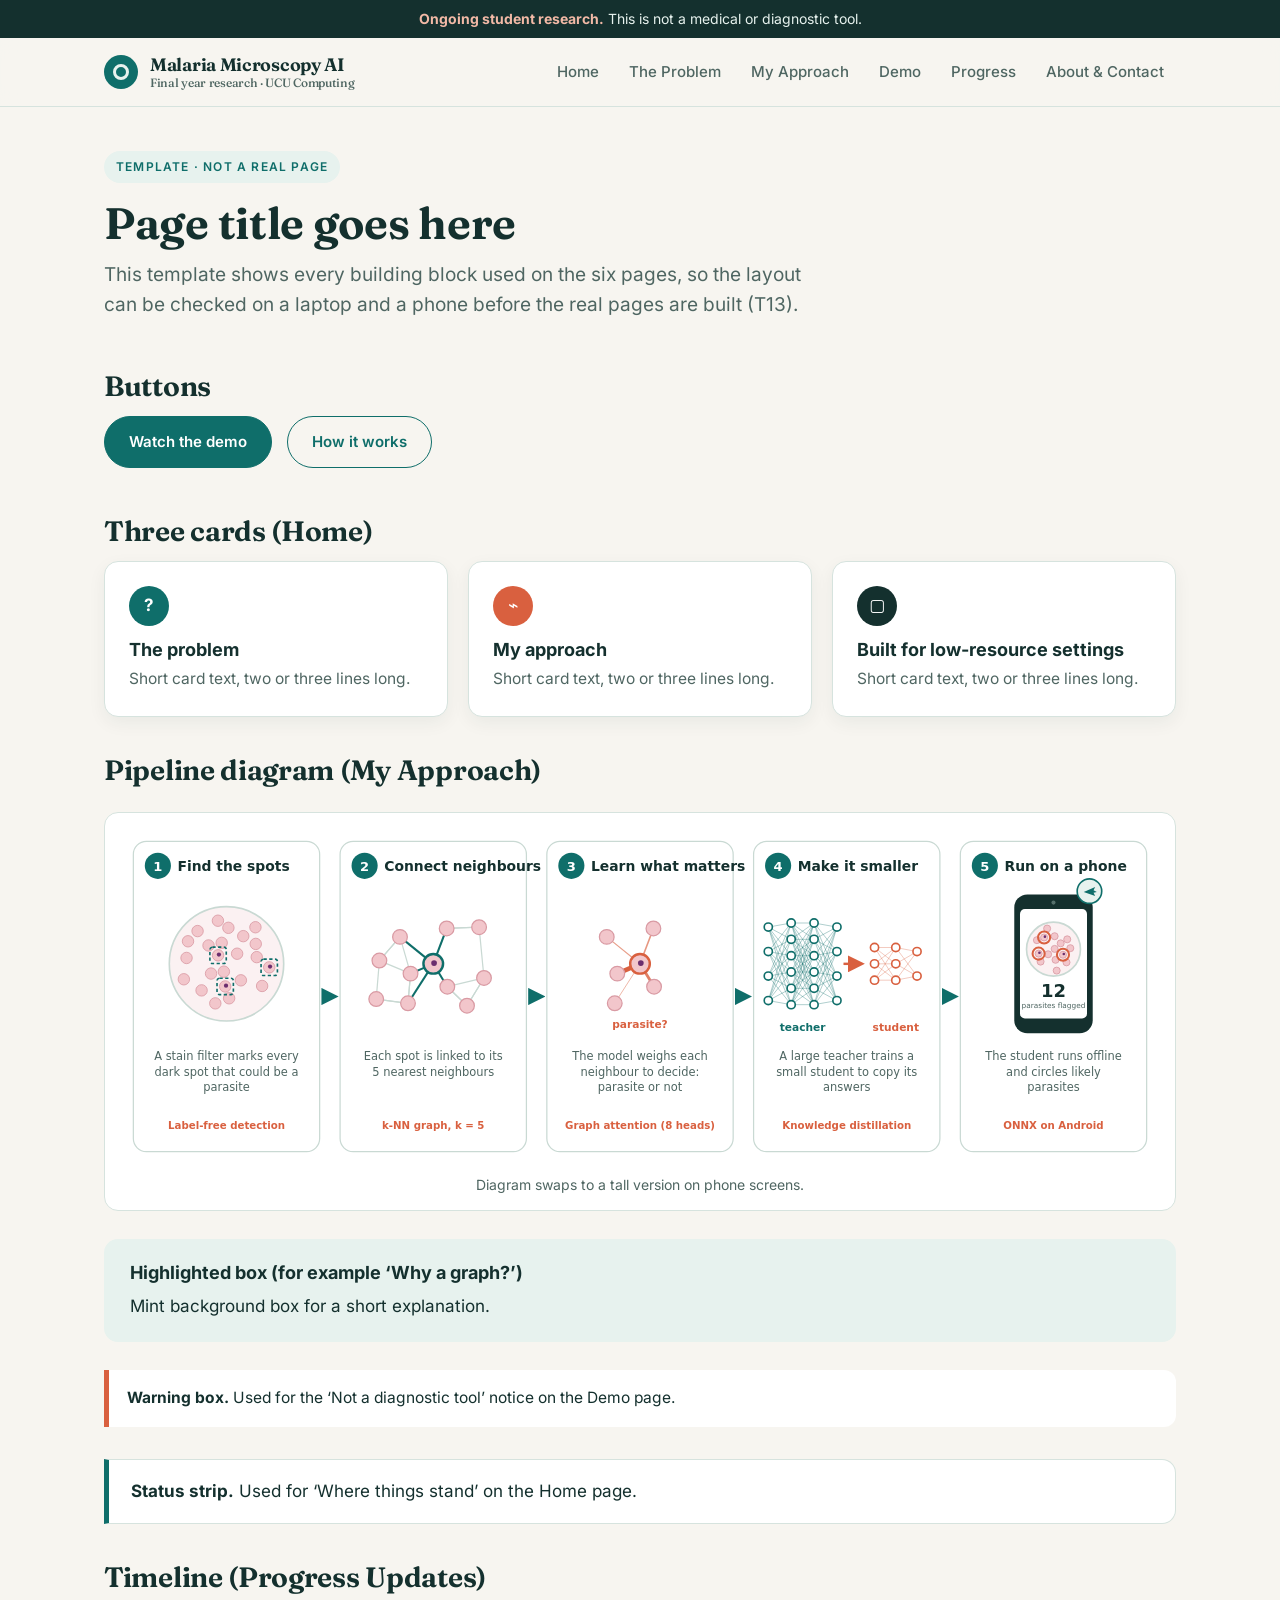
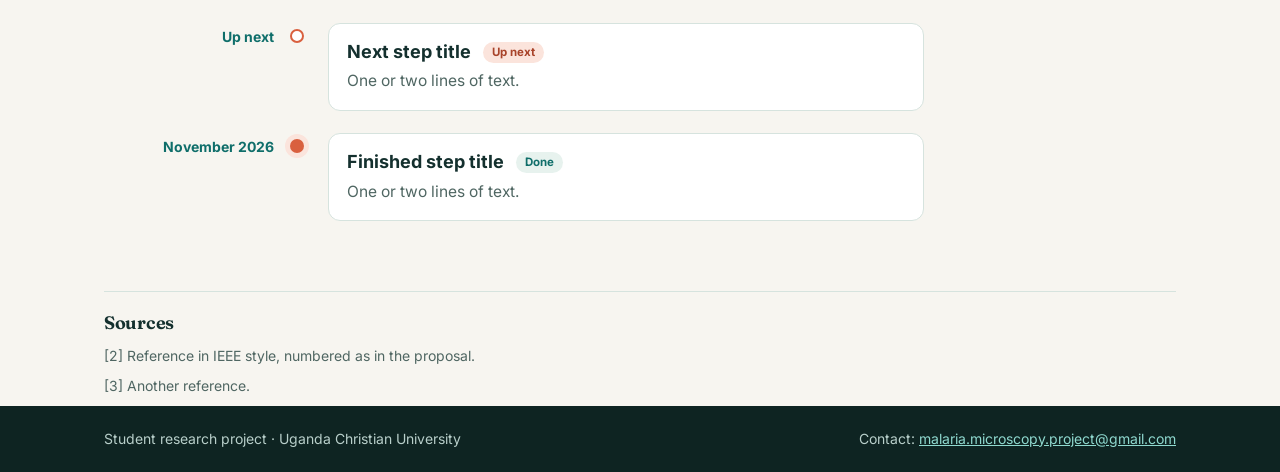
<file: template.html>
<!DOCTYPE html>
<html lang="en">
<head>
  <meta charset="utf-8">
  <meta name="viewport" content="width=device-width, initial-scale=1">
  <title>Page template · Malaria Microscopy AI</title>
  <meta name="description" content="Template page showing the shared layout and styles of the Malaria Microscopy AI website.">
  <meta name="robots" content="noindex">
  <link rel="stylesheet" href="style.css">
  <script src="script.js" defer></script>
</head>
<body>
  <a class="skip" href="#main">Skip to content</a>

  <!-- ===== SHARED HEADER: copy this block into every page ===== -->
  <div class="notice"><strong>Ongoing student research.</strong> This is not a medical or diagnostic tool.</div>
  <header class="site-header">
    <div class="wrap">
      <a class="logo" href="index.html"><span class="mark" aria-hidden="true"></span>
        <span>Malaria Microscopy AI<small>Final year research · UCU Computing</small></span></a>
      <button class="menu-btn" aria-expanded="false" aria-controls="site-nav">Menu</button>
      <nav class="nav" id="site-nav" aria-label="Main">
        <ul>
          <li><a href="index.html">Home</a></li>
          <li><a href="problem.html">The Problem</a></li>
          <li><a href="approach.html">My Approach</a></li>
          <li><a href="demo.html">Demo</a></li>
          <li><a href="progress.html">Progress</a></li>
          <li><a href="about.html">About &amp; Contact</a></li>
        </ul>
      </nav>
    </div>
  </header>
  <!-- On each page, add aria-current="page" to that page's own link. -->
  <!-- ===== END SHARED HEADER ===== -->

  <main id="main">
    <div class="wrap">

      <section class="page-head">
        <span class="tag">Template · not a real page</span>
        <h1>Page title goes here</h1>
        <p class="lead">This template shows every building block used on the six pages, so the layout can be checked on a laptop and a phone before the real pages are built (T13).</p>
      </section>

      <h2>Buttons</h2>
      <a class="btn btn-primary" href="#">Watch the demo</a>
      <a class="btn btn-secondary" href="#">How it works</a>

      <h2>Three cards (Home)</h2>
      <div class="cards">
        <div class="card"><div class="icon" aria-hidden="true">?</div><h3>The problem</h3><p>Short card text, two or three lines long.</p></div>
        <div class="card"><div class="icon" aria-hidden="true">⌁</div><h3>My approach</h3><p>Short card text, two or three lines long.</p></div>
        <div class="card"><div class="icon" aria-hidden="true">▢</div><h3>Built for low-resource settings</h3><p>Short card text, two or three lines long.</p></div>
      </div>

      <h2>Pipeline diagram (My Approach)</h2>
      <figure class="figure">
        <picture>
          <source media="(max-width: 760px)" srcset="images/pipeline-tall.svg">
          <img src="images/pipeline-wide.svg" alt="Five steps: find the spots, connect neighbours, learn what matters, make it smaller, run on a phone" width="1280" height="420">
        </picture>
        <figcaption>Diagram swaps to a tall version on phone screens.</figcaption>
      </figure>

      <div class="box">
        <h3>Highlighted box (for example ‘Why a graph?’)</h3>
        <p>Mint background box for a short explanation.</p>
      </div>

      <div class="warn"><strong>Warning box.</strong> Used for the ‘Not a diagnostic tool’ notice on the Demo page.</div>

      <div class="status"><strong>Status strip.</strong> Used for ‘Where things stand’ on the Home page.</div>

      <h2>Timeline (Progress Updates)</h2>
      <ol class="timeline">
        <li class="next"><span class="when">Up next</span><span class="dot" aria-hidden="true"></span>
          <div class="body"><h3>Next step title <span class="pill pill-next">Up next</span></h3><p>One or two lines of text.</p></div></li>
        <li><span class="when">November 2026</span><span class="dot" aria-hidden="true"></span>
          <div class="body"><h3>Finished step title <span class="pill pill-done">Done</span></h3><p>One or two lines of text.</p></div></li>
      </ol>

      <section class="sources" aria-labelledby="src">
        <h2 id="src">Sources</h2>
        <ol>
          <li>[2] Reference in IEEE style, numbered as in the proposal.</li>
          <li>[3] Another reference.</li>
        </ol>
      </section>

    </div>
  </main>

  <!-- ===== SHARED FOOTER: copy this block into every page ===== -->
  <footer class="site-footer">
    <div class="wrap">
      <span>Student research project · Uganda Christian University</span>
      <span>Contact: <a href="mailto:malaria.microscopy.project@gmail.com">malaria.microscopy.project@gmail.com</a></span>
    </div>
  </footer>
  <!-- ===== END SHARED FOOTER ===== -->
</body>
</html>
</file>
<file: style.css>
/* Malaria Microscopy AI: shared styles for all six pages (T09) */
:root {
  --ink: #14302E;
  --teal: #0F6E6A;
  --teal-dark: #0B5753;
  --mint: #E7F2EE;
  --sand: #FAF7F1;
  --coral: #D9603F;
  --coral-soft: #FBE4DC;
  --muted: #4F6662;
  --line: #D6E3DE;
  --white: #FFFFFF;
  --radius: 14px;
  --max: 1120px;
  --font: system-ui, -apple-system, "Segoe UI", Roboto, Arial, sans-serif;
}

* { box-sizing: border-box; margin: 0; padding: 0; }
html { scroll-behavior: smooth; }
body { font-family: var(--font); background: var(--sand); color: var(--ink); line-height: 1.6; font-size: 17px; }
img, svg, video { max-width: 100%; height: auto; display: block; }
a { color: var(--teal); }
a:hover { color: var(--teal-dark); }
:focus-visible { outline: 3px solid var(--coral); outline-offset: 2px; }

.wrap { max-width: var(--max); margin: 0 auto; padding: 0 24px; }
.skip { position: absolute; left: -999px; top: 8px; background: var(--white); padding: 8px 12px; border-radius: 8px; z-index: 10; }
.skip:focus { left: 8px; }

/* Banner on every page */
.notice { background: var(--ink); color: var(--mint); font-size: 14px; text-align: center; padding: 8px 16px; }
.notice strong { color: #F2B9A6; }

/* Header and navigation */
.site-header { background: var(--sand); border-bottom: 1px solid var(--line); position: sticky; top: 0; z-index: 5; }
.site-header .wrap { display: flex; align-items: center; justify-content: space-between; gap: 16px; min-height: 68px; }
.logo { display: flex; align-items: center; gap: 12px; text-decoration: none; color: var(--ink); font-weight: 700; font-size: 18px; line-height: 1.2; }
.logo small { display: block; font-weight: 500; font-size: 12px; color: var(--muted); }
.mark { width: 34px; height: 34px; flex: none; border-radius: 50%; background: var(--teal); position: relative; }
.mark::after { content: ""; position: absolute; inset: 9px; border-radius: 50%; border: 3px solid var(--mint); }
.nav ul { display: flex; gap: 6px; list-style: none; }
.nav a { display: block; padding: 8px 12px; border-radius: 8px; text-decoration: none; color: var(--muted); font-weight: 500; font-size: 15px; }
.nav a:hover { background: var(--mint); color: var(--ink); }
.nav a[aria-current="page"] { color: var(--teal); font-weight: 700; background: var(--mint); }
.menu-btn { display: none; background: none; border: 1.5px solid var(--line); border-radius: 8px; padding: 8px 12px; font: inherit; font-size: 15px; font-weight: 600; color: var(--ink); cursor: pointer; }

/* Page headings and text */
main { padding-bottom: 56px; }
.page-head { padding: 44px 0 12px; }
h1 { font-size: clamp(30px, 5vw, 44px); line-height: 1.12; letter-spacing: -0.5px; }
h2 { font-size: clamp(22px, 3.2vw, 28px); line-height: 1.25; margin: 36px 0 12px; }
h3 { font-size: 18px; line-height: 1.3; margin-bottom: 6px; }
.lead { font-size: 19px; color: var(--muted); max-width: 720px; margin-top: 12px; }
p + p { margin-top: 12px; }
.prose { max-width: 760px; }
.prose ul { margin: 12px 0 0 22px; }
.prose li { margin-bottom: 8px; }
.tag { display: inline-block; font-size: 13px; font-weight: 600; color: var(--teal); background: var(--mint); padding: 6px 12px; border-radius: 999px; margin-bottom: 16px; }

/* Buttons */
.btn { display: inline-block; padding: 12px 20px; border-radius: 10px; font-weight: 600; font-size: 15px; text-decoration: none; margin: 0 10px 10px 0; border: 1.5px solid var(--teal); }
.btn-primary { background: var(--teal); color: var(--white); }
.btn-primary:hover { background: var(--teal-dark); color: var(--white); }
.btn-secondary { color: var(--teal); background: transparent; }
.btn-secondary:hover { background: var(--mint); }

/* Home hero */
.hero { display: grid; grid-template-columns: 1.15fr 0.85fr; gap: 48px; align-items: center; padding: 56px 0 40px; }
.hero-art { display: flex; justify-content: center; }
.hero-art img { width: 100%; max-width: 400px; }

/* Cards */
.cards { display: grid; grid-template-columns: repeat(3, 1fr); gap: 20px; margin-top: 8px; }
.card { background: var(--white); border: 1px solid var(--line); border-radius: var(--radius); padding: 24px; }
.card p { font-size: 15.5px; color: var(--muted); }
.icon { width: 40px; height: 40px; border-radius: 10px; background: var(--mint); color: var(--teal); display: grid; place-items: center; font-weight: 700; margin-bottom: 12px; }

/* Boxes */
.box { background: var(--mint); border-radius: var(--radius); padding: 22px 26px; margin: 28px 0; }
.box h3 { margin-bottom: 8px; }
.box p { color: var(--ink); }
.status { background: var(--white); border: 1px solid var(--line); border-left: 5px solid var(--teal); border-radius: 0 var(--radius) var(--radius) 0; padding: 18px 22px; margin-top: 32px; }
.warn { background: var(--white); border-left: 5px solid var(--coral); border-radius: 0 12px 12px 0; padding: 16px 18px; margin-top: 20px; font-size: 15.5px; }

/* Pipeline diagram */
.figure { background: var(--white); border: 1px solid var(--line); border-radius: var(--radius); padding: 12px; margin: 24px 0; }
.figure figcaption { font-size: 14px; color: var(--muted); text-align: center; padding: 6px 8px 2px; }
.steps-text { display: grid; grid-template-columns: repeat(5, 1fr); gap: 14px; margin-top: 8px; }
.steps-text .tech { display: block; margin-top: 6px; font-size: 13px; font-weight: 700; color: var(--coral); }

/* Demo */
.demo { display: grid; grid-template-columns: 1.5fr 1fr; gap: 32px; align-items: start; margin-top: 24px; }
.video { background: var(--ink); border-radius: var(--radius); overflow: hidden; aspect-ratio: 9 / 16; max-height: 640px; margin: 0 auto; }
.video video { width: 100%; height: 100%; object-fit: contain; background: var(--ink); }
.credit { font-size: 13.5px; color: var(--muted); margin-top: 16px; }

/* Progress timeline */
.timeline { list-style: none; margin-top: 28px; max-width: 820px; }
.timeline li { display: grid; grid-template-columns: 170px 22px 1fr; gap: 16px; padding-bottom: 22px; }
.timeline .when { font-size: 14px; font-weight: 700; color: var(--teal); text-align: right; padding-top: 3px; }
.timeline .dot { width: 14px; height: 14px; border-radius: 50%; background: var(--teal); margin-top: 6px; box-shadow: 0 0 0 5px var(--mint); }
.timeline .next .dot { background: var(--white); border: 2px solid var(--coral); box-shadow: none; }
.timeline .body { background: var(--white); border: 1px solid var(--line); border-radius: 12px; padding: 16px 18px; }
.timeline .body p { font-size: 15.5px; color: var(--muted); }
.pill { display: inline-block; font-size: 11.5px; font-weight: 700; padding: 3px 9px; border-radius: 999px; margin-left: 8px; vertical-align: 2px; }
.pill-done { background: var(--mint); color: var(--teal); }
.pill-next { background: var(--coral-soft); color: #A8432A; }

/* Contact */
.contact { display: grid; grid-template-columns: 1fr 1fr; gap: 24px; margin-top: 24px; }

/* Sources at the bottom of each page */
.sources { margin-top: 48px; padding-top: 20px; border-top: 1px solid var(--line); }
.sources h2 { font-size: 18px; margin: 0 0 10px; }
.sources ol { list-style: none; font-size: 14px; color: var(--muted); }
.sources li { margin-bottom: 8px; padding-left: 36px; text-indent: -36px; }

/* Footer */
.site-footer { border-top: 1px solid var(--line); background: var(--white); }
.site-footer .wrap { display: flex; flex-wrap: wrap; justify-content: space-between; gap: 8px 24px; padding-top: 22px; padding-bottom: 22px; font-size: 14px; color: var(--muted); }

/* Tablet */
@media (max-width: 960px) {
  .hero { grid-template-columns: 1fr; gap: 24px; padding-top: 36px; }
  .hero-art img { max-width: 320px; }
  .cards { grid-template-columns: 1fr 1fr; }
  .steps-text { grid-template-columns: 1fr 1fr; }
  .demo { grid-template-columns: 1fr; }
}

/* Phone */
@media (max-width: 760px) {
  body { font-size: 16px; }
  .wrap { padding: 0 18px; }
  .menu-btn { display: block; }
  .nav { display: none; position: absolute; left: 0; right: 0; top: 100%; background: var(--sand); border-bottom: 1px solid var(--line); padding: 8px 18px 14px; }
  .nav.open { display: block; }
  .nav ul { flex-direction: column; gap: 2px; }
  .nav a { padding: 12px; font-size: 16px; }
  .site-header .wrap { position: relative; }
  .logo { font-size: 16px; }
  .cards, .steps-text, .contact { grid-template-columns: 1fr; }
  .timeline li { grid-template-columns: 18px 1fr; gap: 12px; }
  .timeline .when { grid-column: 2; text-align: left; padding: 0; }
  .timeline .dot { grid-row: 1 / span 2; grid-column: 1; }
  .timeline .body { grid-column: 2; }
  .btn { display: block; text-align: center; margin-right: 0; }
}

@media (prefers-reduced-motion: reduce) { html { scroll-behavior: auto; } }

/* Added in T13: page-specific pieces */
.card-link { text-decoration: none; color: inherit; transition: border-color .15s, transform .15s; }
.card-link:hover { border-color: var(--teal); transform: translateY(-2px); color: inherit; }
.cite { font-size: 0.8em; text-decoration: none; white-space: nowrap; }
.src-note { font-size: 13px; color: var(--muted); margin-bottom: 8px; }
.sources a { word-break: break-word; }
.step-list { list-style: none; display: grid; gap: 14px; margin-top: 8px; }
.step { display: grid; grid-template-columns: 40px 1fr; gap: 14px; background: var(--white); border: 1px solid var(--line); border-radius: var(--radius); padding: 18px 20px; }
.step .num { width: 34px; height: 34px; border-radius: 50%; background: var(--teal); color: var(--white); display: grid; place-items: center; font-weight: 700; }
.step p { color: var(--muted); font-size: 15.5px; }
.step .tech { display: inline-block; margin-top: 6px; font-size: 13px; font-weight: 700; color: var(--coral); }
.ticks { list-style: none; }
.ticks li { padding-left: 28px; position: relative; margin-bottom: 10px; }
.ticks li::before { content: "✓"; position: absolute; left: 0; color: var(--teal); font-weight: 700; }
.video-placeholder { display: grid; place-items: center; text-align: center; color: var(--mint); width: 100%; max-width: 360px; }
.video-placeholder p { margin-top: 14px; font-weight: 600; }
.play { display: inline-block; width: 72px; height: 72px; border-radius: 50%; background: rgba(255,255,255,.95); position: relative; }
.play::after { content: ""; position: absolute; left: 29px; top: 22px; border-left: 22px solid var(--teal); border-top: 14px solid transparent; border-bottom: 14px solid transparent; }
.demo .video { max-width: 360px; width: 100%; }
.btn-disabled { background: var(--line); color: var(--muted); border-color: var(--line); cursor: not-allowed; }
.box ul { margin: 8px 0 0 20px; }
.box li { margin-bottom: 6px; }
.card .more { display: inline-block; margin-top: 12px; font-size: 14.5px; font-weight: 600; text-decoration: none; }
.card .more:hover { text-decoration: underline; }

/* Step cards on My Approach (T13) */
.steps-text .card .icon { font-size: 16px; }
.steps-text .card .tech { display: block; margin-top: 8px; font-size: 13px; font-weight: 700; color: var(--coral); }
.btn[aria-disabled="true"] { opacity: .55; pointer-events: none; }

/* One scrolling page (CR-02) */
.section { padding: 8px 0 56px; scroll-margin-top: 72px; }
.section.alt { background: var(--white); border-top: 1px solid var(--line); border-bottom: 1px solid var(--line); }
.section.alt .card, .section.alt .status, .section.alt .timeline .body, .section.alt .warn, .section.alt .figure { background: var(--sand); }
#home { padding-top: 0; }
main { padding-bottom: 0; }
.nav a.active { color: var(--teal); font-weight: 700; background: var(--mint); }

/* ===== CR-05 visual refresh (27 Nov 2026): option A "Deep Teal" with grid texture and varied card icons ===== */
@font-face{font-family:"Fraunces";src:url(fonts/fraunces-latin-wght-normal.woff2) format("woff2");font-weight:100 900;font-display:swap}
@font-face{font-family:"Inter";src:url(fonts/inter-latin-wght-normal.woff2) format("woff2");font-weight:100 900;font-display:swap}
:root{--font:"Inter",system-ui,-apple-system,"Segoe UI",Roboto,Arial,sans-serif;--sand:#F7F5F0}
h1,h2,.logo{font-family:"Fraunces",Georgia,serif;font-weight:650;letter-spacing:-.3px}
h3{font-weight:700}
.site-header{background:rgba(247,245,240,.9);backdrop-filter:blur(10px);-webkit-backdrop-filter:blur(10px)}
/* Hero */
#home{position:relative;color:#fff;padding-bottom:96px;
 background:
  linear-gradient(rgba(255,255,255,.045) 1px,transparent 1px) 0 0/34px 34px,
  linear-gradient(90deg,rgba(255,255,255,.045) 1px,transparent 1px) 0 0/34px 34px,
  radial-gradient(circle at 86% 18%,rgba(255,255,255,.10) 0 90px,transparent 91px),
  radial-gradient(circle at 72% 78%,rgba(255,255,255,.06) 0 140px,transparent 141px),
  radial-gradient(circle at 8% 92%,rgba(217,96,63,.20) 0 120px,transparent 121px),
  linear-gradient(135deg,#0B4F4C 0%,#0F6E6A 55%,#14302E 100%)}
#home::after{content:"";position:absolute;left:0;right:0;bottom:-1px;height:60px;background:var(--white);clip-path:ellipse(75% 100% at 50% 100%)}
#home h1{color:#fff;font-size:clamp(34px,5.4vw,54px)}
#home .lead{color:#D5ECE6}
#home .tag{background:rgba(255,255,255,.14);color:#fff;border:1px solid rgba(255,255,255,.25)}
#home .btn-primary{background:var(--coral);border-color:var(--coral);box-shadow:0 8px 20px rgba(217,96,63,.35)}
#home .btn-primary:hover{background:#C4512F;border-color:#C4512F}
#home .btn-secondary{color:#fff;border-color:rgba(255,255,255,.6)}
#home .btn-secondary:hover{background:rgba(255,255,255,.12)}
#home .hero-art img{background:rgba(255,255,255,.94);border-radius:28px;padding:14px;box-shadow:0 22px 44px rgba(0,0,0,.25)}
#home .card{border:none;border-top:4px solid var(--coral);box-shadow:0 14px 34px rgba(8,40,38,.25)}
#home .card h3{color:var(--ink)}
#home .status{background:rgba(255,255,255,.1);color:#fff;border:1px solid rgba(255,255,255,.2);border-left:5px solid var(--coral)}
#home a:not(.btn){color:#fff}
#home .card a{color:var(--teal)}
/* Card icons in three colours */
.cards .card:nth-child(1) .icon{background:var(--teal);color:#fff}
.cards .card:nth-child(2) .icon{background:var(--coral);color:#fff}
.cards .card:nth-child(3) .icon{background:var(--ink);color:#fff}
/* Buttons and cards */
.btn{border-radius:999px;padding:13px 24px;transition:transform .15s,background .15s}
.btn:hover{transform:translateY(-2px)}
.card{box-shadow:0 6px 18px rgba(20,48,46,.06);transition:transform .2s,box-shadow .2s}
.card:hover{transform:translateY(-4px);box-shadow:0 14px 30px rgba(20,48,46,.12)}
.icon{border-radius:50%}
.tag{text-transform:uppercase;letter-spacing:1.2px;font-size:12px}
.section.alt{border:none}
.steps-text .card .icon{background:var(--coral);color:#fff;width:44px;height:44px;font-size:18px;box-shadow:0 0 0 6px var(--coral-soft)}
/* Demo on a dark background, video in a phone outline */
#demo{background:linear-gradient(180deg,#14302E,#0B2423);color:#fff}
#demo h1,#demo h2,#demo h3{color:#fff}
#demo .lead,#demo p,#demo li,#demo .credit{color:#C9DDD8}
#demo a{color:#8FD9CF}
#demo .tag{background:rgba(255,255,255,.12);color:#fff}
#demo .video{border:12px solid #050F0E;border-radius:38px;box-shadow:0 30px 60px rgba(0,0,0,.45),0 0 0 2px #2C4A47}
#demo .sources{border-color:rgba(255,255,255,.15)}
/* Timeline and footer */
.timeline .dot{background:var(--coral);box-shadow:0 0 0 5px var(--coral-soft)}
.site-footer{background:#0E2422;border:none}
.site-footer .wrap{color:#B8CFCA}
.site-footer a{color:#8FD9CF}
/* Gentle fade-in while scrolling (only when JavaScript runs and motion is allowed) */
.js-fade .fade{opacity:0;transform:translateY(18px);transition:opacity .6s ease,transform .6s ease}
.js-fade .fade.in{opacity:1;transform:none}
@media (prefers-reduced-motion: reduce){.js-fade .fade{opacity:1;transform:none;transition:none}.btn,.card{transition:none}.btn:hover,.card:hover{transform:none}}
@media (max-width:760px){#home{padding-bottom:80px}#home::after{height:36px}.nav{background:var(--sand)}}
/* CR-05: key figures on The Problem */
.stats{display:grid;grid-template-columns:repeat(3,1fr);gap:18px;margin:28px 0 6px}
.stat{background:var(--sand);border-radius:var(--radius);padding:22px 22px 20px;border-top:4px solid var(--coral);box-shadow:0 6px 18px rgba(20,48,46,.06)}
.stat .num{display:block;font-family:"Fraunces",Georgia,serif;font-weight:700;font-size:clamp(30px,4vw,42px);line-height:1.05;color:var(--teal)}
.stat .lbl{display:block;margin-top:8px;font-size:15px;color:var(--muted)}
.stat-src{font-size:13px;color:var(--muted);margin-bottom:8px}
/* CR-05: five steps as 3 + 2 on wide screens */
@media (min-width:961px){
 .steps-text{grid-template-columns:repeat(6,1fr);gap:18px}
 .steps-text .card{grid-column:span 2}
 .steps-text .card:nth-child(4){grid-column:2 / span 2}
 .steps-text .card:nth-child(5){grid-column:4 / span 2}
}
@media (max-width:760px){.stats{grid-template-columns:1fr;gap:12px}.stat{padding:18px}}
</file>
